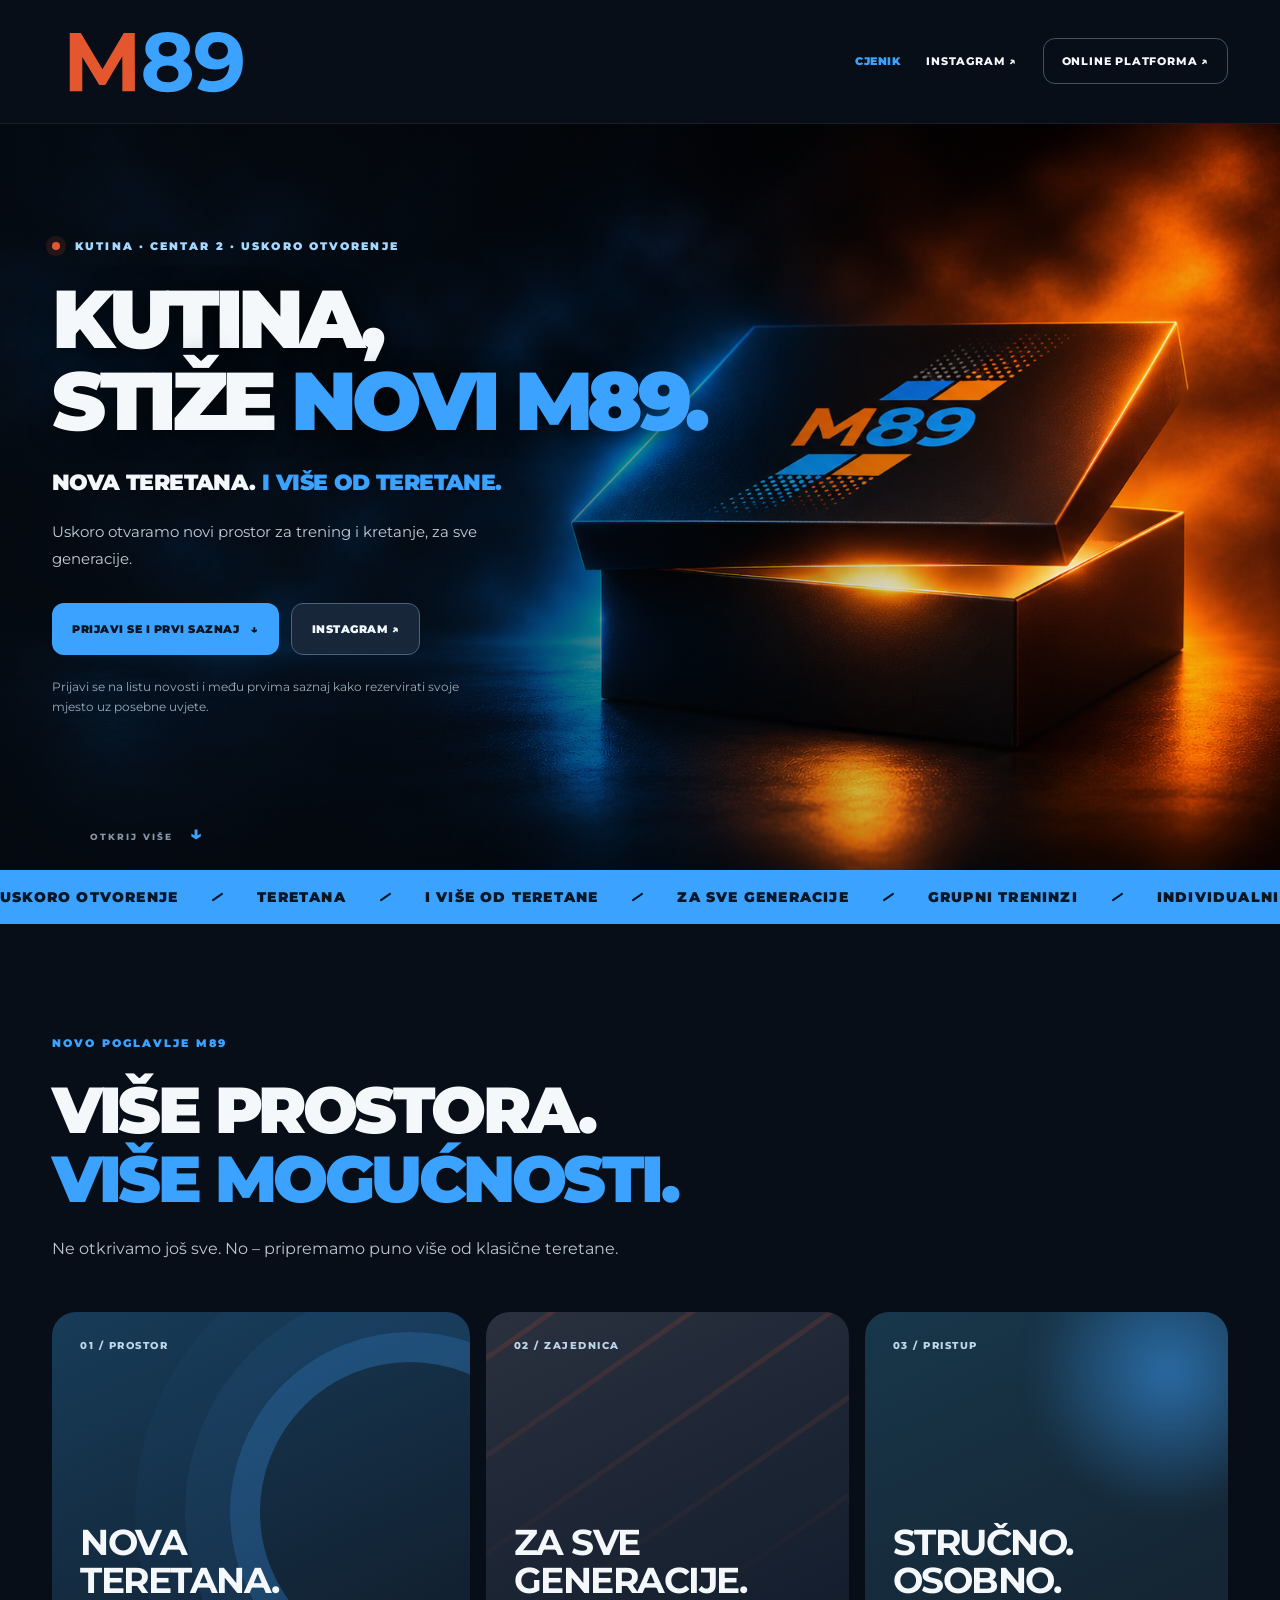
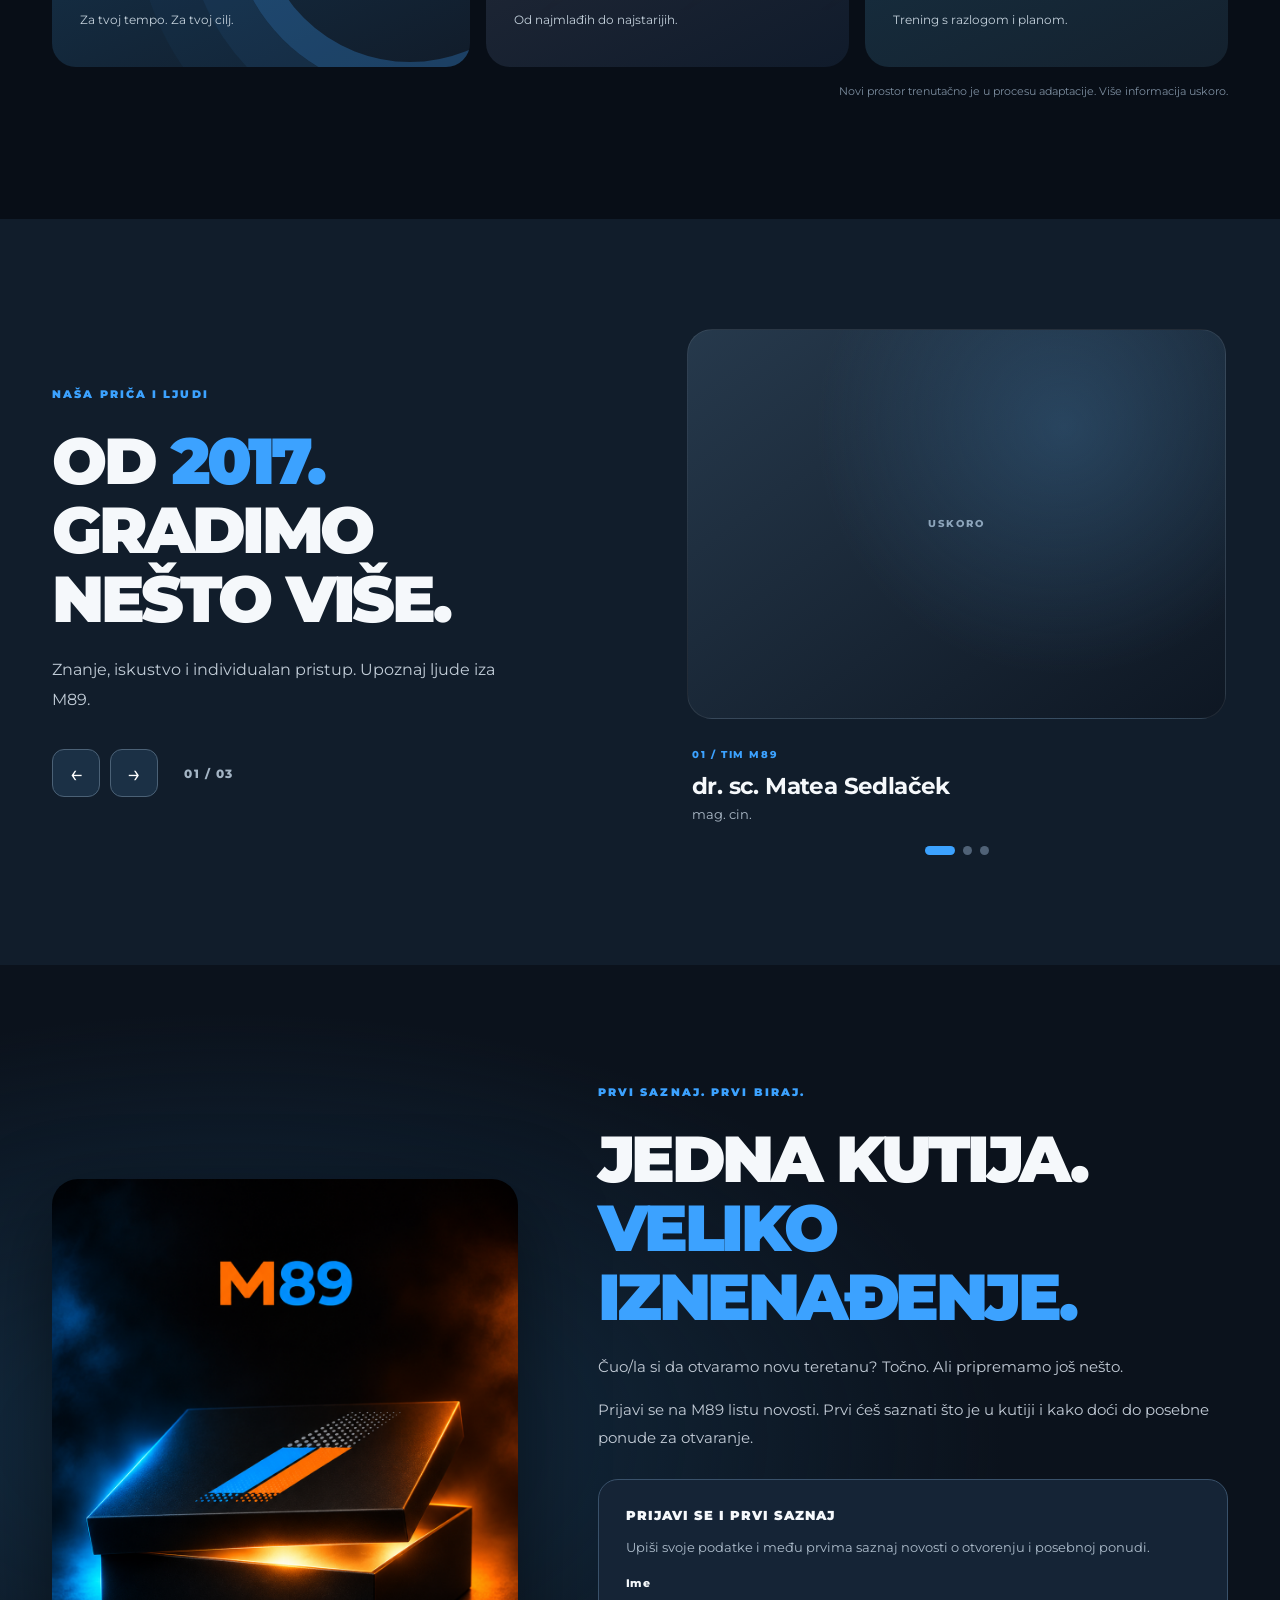
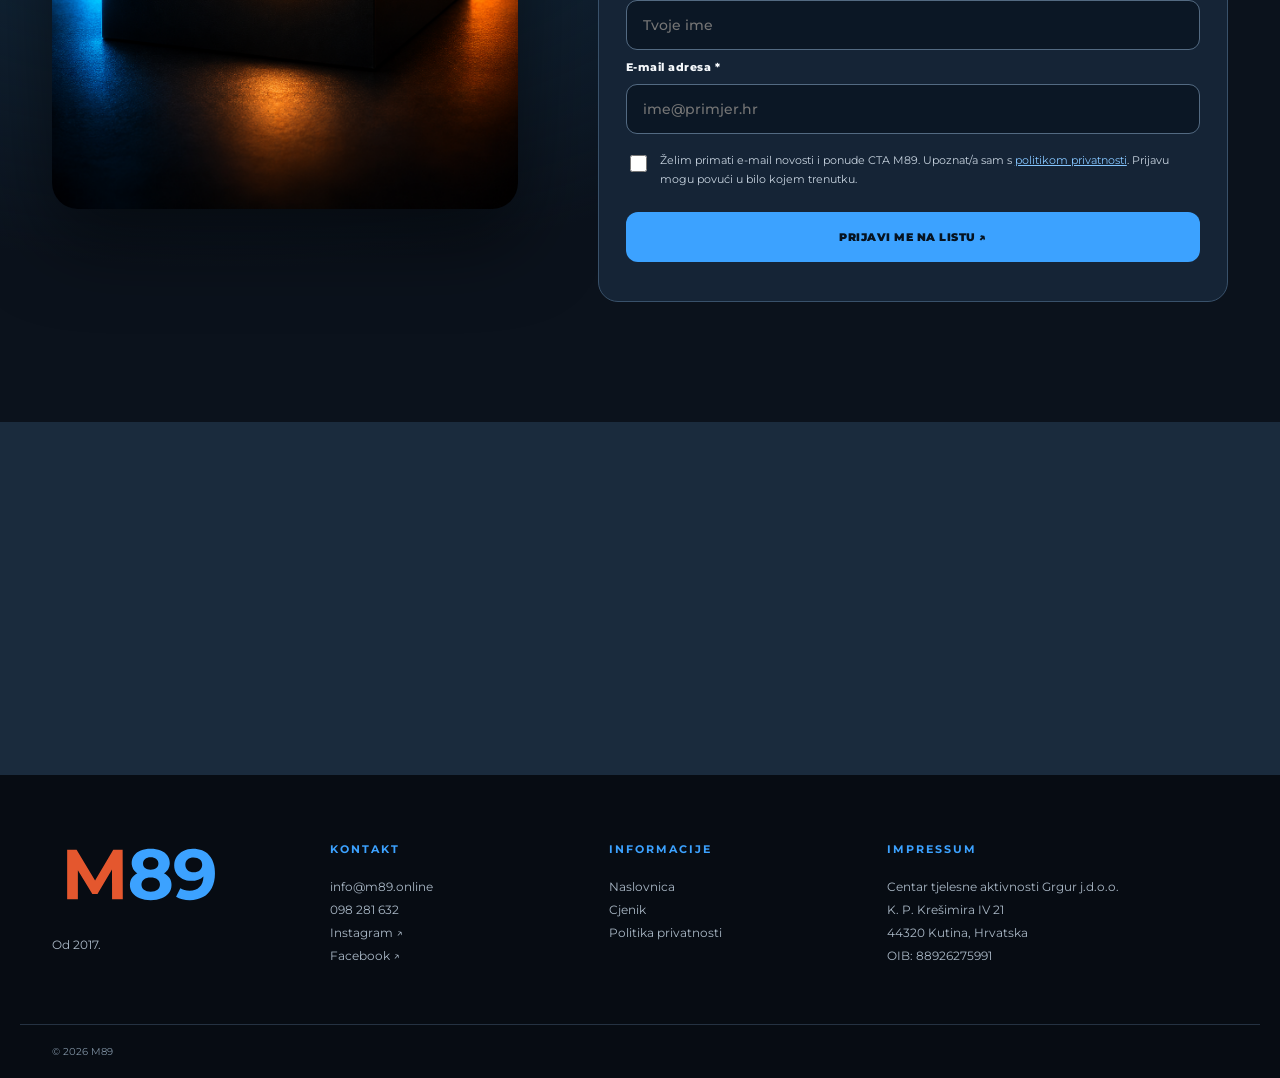
<file: index.html>
<!doctype html><html lang="hr"><head><meta charset="utf-8"><meta name="viewport" content="width=device-width,initial-scale=1"><meta name="theme-color" content="#080e17"><meta name="description" content="Uskoro otvaramo novu teretanu M89 u Kutini, Centar 2. Više od teretane, za sve generacije, od 2017."><title>M89 Kutina — uskoro otvaramo</title><link rel="preconnect" href="https://fonts.googleapis.com"><link rel="preconnect" href="https://fonts.gstatic.com" crossorigin><link href="https://fonts.googleapis.com/css2?family=Montserrat:wght@400;500;600;700;800;900&display=swap" rel="stylesheet"><link rel="stylesheet" href="styles.css"><link rel="icon" type="image/x-icon" href="favicon.ico"><link rel="icon" type="image/png" sizes="32x32" href="assets/favicon-32x32.png"><link rel="apple-touch-icon" sizes="180x180" href="assets/apple-touch-icon.png"><link rel="canonical" href="https://m89.online/"><meta property="og:type" content="website"><meta property="og:locale" content="hr_HR"><meta property="og:site_name" content="M89"><meta property="og:title" content="M89 — Uskoro otvaramo u Kutini"><meta property="og:description" content="Nova teretana. Više od teretane. Od 2017."><meta property="og:image" content="https://m89.online/assets/og-m89.jpg"><meta property="og:image:width" content="1200"><meta property="og:image:height" content="630"><meta property="og:url" content="https://m89.online/"><meta name="twitter:card" content="summary_large_image"><meta name="twitter:title" content="M89 — Uskoro otvaramo u Kutini"><meta name="twitter:description" content="Nova teretana. Više od teretane. Od 2017."><meta name="twitter:image" content="https://m89.online/assets/og-m89.jpg"></head><body>
<header class="site-header"><a class="brand" href="#vrh" aria-label="M89 – na početak"><img src="assets/m89-logo.svg" alt="M89 — Centar tjelesne aktivnosti"></a><nav aria-label="Glavni izbornik"><a class="nav-pricing" href="cjenik.html">CJENIK</a><a href="https://www.instagram.com/cta.m89/" target="_blank" rel="noopener noreferrer">INSTAGRAM &#8599;&#65038;</a><a class="nav-platform" href="https://members.m89.online/" target="_blank" rel="noopener noreferrer">ONLINE PLATFORMA &#8599;&#65038;</a></nav></header>
<main id="vrh"><section class="hero"><div class="hero-light"></div><div class="shell hero-grid"><div class="hero-copy"><p class="eyebrow fade-in"><span class="pulse"></span> KUTINA · CENTAR 2 · USKORO OTVORENJE</p><h1 class="fade-in">KUTINA,<br>STIŽE <em>NOVI M89.</em></h1><p class="lead fade-in">NOVA TERETANA. <span>I VIŠE OD TERETANE.</span></p><p class="intro fade-in">Uskoro otvaramo novi prostor za trening i kretanje, za sve generacije. </p><div class="hero-buttons fade-in"><a class="button primary" href="#prijava">PRIJAVI SE I PRVI SAZNAJ <span>↓</span></a><a class="button outline" href="https://www.instagram.com/cta.m89/" target="_blank" rel="noopener noreferrer">INSTAGRAM &#8599;&#65038;</a></div><p class="micro fade-in">Prijavi se na listu novosti i među prvima saznaj kako rezervirati svoje mjesto uz posebne uvjete.</p></div></div><div class="scroll-tip">OTKRIJ VIŠE <span>↓</span></div></section>
<div class="ticker" aria-label="Što pripremamo"><div class="ticker-track"><span>USKORO OTVORENJE</span><i aria-hidden="true" class="ticker-divider"></i><span>TERETANA</span><i aria-hidden="true" class="ticker-divider"></i><span>I VIŠE OD TERETANE</span><i aria-hidden="true" class="ticker-divider"></i><span>ZA SVE GENERACIJE</span><i aria-hidden="true" class="ticker-divider"></i><span>GRUPNI TRENINZI</span><i aria-hidden="true" class="ticker-divider"></i><span>INDIVIDUALNI TRENINZI</span><i aria-hidden="true" class="ticker-divider"></i><span>TRENINZI ZA DJECU</span><i aria-hidden="true" class="ticker-divider"></i><span>TRENINZI ZA UMIROVLJENIKE</span><i aria-hidden="true" class="ticker-divider"></i><span>USKORO OTVORENJE</span><i aria-hidden="true" class="ticker-divider"></i><span>TERETANA</span><i aria-hidden="true" class="ticker-divider"></i><span>I VIŠE OD TERETANE</span><i aria-hidden="true" class="ticker-divider"></i><span>ZA SVE GENERACIJE</span><i aria-hidden="true" class="ticker-divider"></i><span>GRUPNI TRENINZI</span><i aria-hidden="true" class="ticker-divider"></i><span>INDIVIDUALNI TRENINZI</span><i aria-hidden="true" class="ticker-divider"></i><span>TRENINZI ZA DJECU</span><i aria-hidden="true" class="ticker-divider"></i><span>TRENINZI ZA UMIROVLJENIKE</span><i aria-hidden="true" class="ticker-divider"></i></div></div>
<section class="section shell" id="prostor"><div class="section-heading reveal"><p class="eyebrow">NOVO POGLAVLJE M89</p><h2>VIŠE PROSTORA.<br><span>VIŠE MOGUĆNOSTI.</span></h2><p>Ne otkrivamo još sve. No – pripremamo puno više od klasične teretane.</p></div><div class="tiles"><article class="tile tile-one reveal"><span class="tile-no">01 / PROSTOR</span><div class="tile-art circles"></div><div class="tile-content"><h3>NOVA<br>TERETANA.</h3><p>Za tvoj tempo. Za tvoj cilj.</p></div></article><article class="tile tile-two reveal"><span class="tile-no">02 / ZAJEDNICA</span><div class="tile-art stripes"></div><div class="tile-content"><h3>ZA SVE<br>GENERACIJE.</h3><p>Od najmlađih do najstarijih.</p></div></article><article class="tile tile-three reveal"><span class="tile-no">03 / PRISTUP</span><div class="tile-art glow"></div><div class="tile-content"><h3>STRUČNO.<br>OSOBNO.</h3><p>Trening s razlogom i planom.</p></div></article></div><p class="placeholder-note">Novi prostor trenutačno je u procesu adaptacije. Više informacija uskoro.</p></section>
<section class="team-section" id="tim"><div class="shell team-layout"><div class="team-intro reveal"><p class="eyebrow">NAŠA PRIČA I LJUDI</p><h2>OD <span>2017.</span><br>GRADIMO<br>NEŠTO VIŠE.</h2><p>Znanje, iskustvo i individualan pristup. Upoznaj ljude iza M89.</p><div class="team-controls"><button type="button" id="prev" aria-label="Prethodni član tima">←</button><button type="button" id="next" aria-label="Sljedeći član tima">→</button><span id="team-count" aria-live="polite">01 / 03</span></div></div><div class="team-slider reveal" aria-label="Galerija tima"><div class="team-track" id="team-track"><article class="team-card"><div class="team-photo"><span>USKORO</span></div><div class="team-details"><span>01 / TIM M89</span><h3>dr. sc. Matea Sedlaček</h3><p>mag. cin.</p></div></article><article class="team-card"><div class="team-photo photo-two"><span>USKORO</span></div><div class="team-details"><span>02 / TIM M89</span><h3>Luka Vizner</h3><p>univ. bacc. cin.</p></div></article><article class="team-card"><div class="team-photo photo-three"><span>USKORO</span></div><div class="team-details"><span>03 / TIM M89</span><h3>Borna Čimbur</h3><p>mag. cin.</p></div></article></div><div class="team-dots" id="team-dots"><button aria-label="Matea" class="active" data-slide="0"></button><button aria-label="Luka" data-slide="1"></button><button aria-label="Borna" data-slide="2"></button></div></div></div></section>
<section class="tease-section" id="prijava"><div class="shell tease-grid"><div class="tease-visual reveal"><img src="assets/kutija-detalj.png" alt="M89 misteriozna kutija — detalje otkrivamo uskoro" loading="lazy"></div><div class="tease-copy reveal"><p class="eyebrow">PRVI SAZNAJ. PRVI BIRAJ.</p><h2>JEDNA KUTIJA.<br><span>VELIKO IZNENAĐENJE.</span></h2><p>Čuo/la si da otvaramo novu teretanu? Točno. Ali pripremamo još nešto.</p><p>Prijavi se na M89 listu novosti. Prvi ćeš saznati što je u kutiji i kako doći do posebne ponude za otvaranje.</p><div class="signup-box"><div class="signup-title">PRIJAVI SE I PRVI SAZNAJ</div><p>Upiši svoje podatke i među prvima saznaj novosti o otvorenju i posebnoj ponudi.</p><form class="newsletter-form" action="https://members.m89.online/email_lists/916568/subscriptions" accept-charset="UTF-8" method="post"><label for="subscriber-name">Ime</label><input id="subscriber-name" type="text" name="name" autocomplete="given-name" placeholder="Tvoje ime"><label for="subscriber-email">E-mail adresa <span aria-hidden="true">*</span></label><input id="subscriber-email" type="email" name="email" autocomplete="email" required placeholder="ime@primjer.hr"><label class="consent"><input type="checkbox" required name="m89_consent_ui" value="yes"><span>Želim primati e-mail novosti i ponude CTA M89. Upoznat/a sam s <a href="politika-privatnosti.html" target="_blank" rel="noopener">politikom privatnosti</a>. Prijavu mogu povući u bilo kojem trenutku.</span></label><button class="button primary full" type="submit">PRIJAVI ME NA LISTU &#8599;&#65038;</button></form></div></div></div></section>
<section class="social-section"><div class="shell social-inner reveal"><div><p class="eyebrow">PRATI OTVORENJE</p><h2>SVE SE DOGAĐA<br><span>NA @CTA.M89.</span></h2></div><a class="button outline" href="https://www.instagram.com/cta.m89/" target="_blank" rel="noopener noreferrer">ZAPRATI NA INSTAGRAMU &#8599;&#65038;</a></div></section></main>

<footer class="footer">
  <div class="shell footer-grid footer-grid-four">

    <div>
      <img class="footer-logo" src="/assets/m89-logo.svg" alt="M89 Centar tjelesne aktivnosti">
      <p>Od 2017.</p>
    </div>

    <div>
      <h3>KONTAKT</h3>
      <a href="mailto:info@m89.online">info@m89.online</a>
      <a href="tel:+38598281632">098 281 632</a>
      <a href="https://www.instagram.com/cta.m89/" target="_blank" rel="noopener noreferrer">Instagram &#8599;&#65038;</a>
      <a href="https://www.facebook.com/cta.m89" target="_blank" rel="noopener noreferrer">Facebook &#8599;&#65038;</a>
    </div>

    <div>
      <h3>INFORMACIJE</h3>
      <a href="/">Naslovnica</a>
      <a href="/cjenik.html">Cjenik</a>
      <a href="/politika-privatnosti.html">Politika privatnosti</a>
    </div>

    <div>
      <h3>IMPRESSUM</h3>
      <p>
        Centar tjelesne aktivnosti Grgur j.d.o.o.<br>
        K. P. Krešimira IV 21<br>
        44320 Kutina, Hrvatska<br>
        OIB: 88926275991
      </p>
    </div>

  </div>

  <div class="shell footer-bottom">
    <span>© <span id="year">2026</span> M89</span>
  </div>
</footer>

<script src="script.js"></script></body></html>
</file>
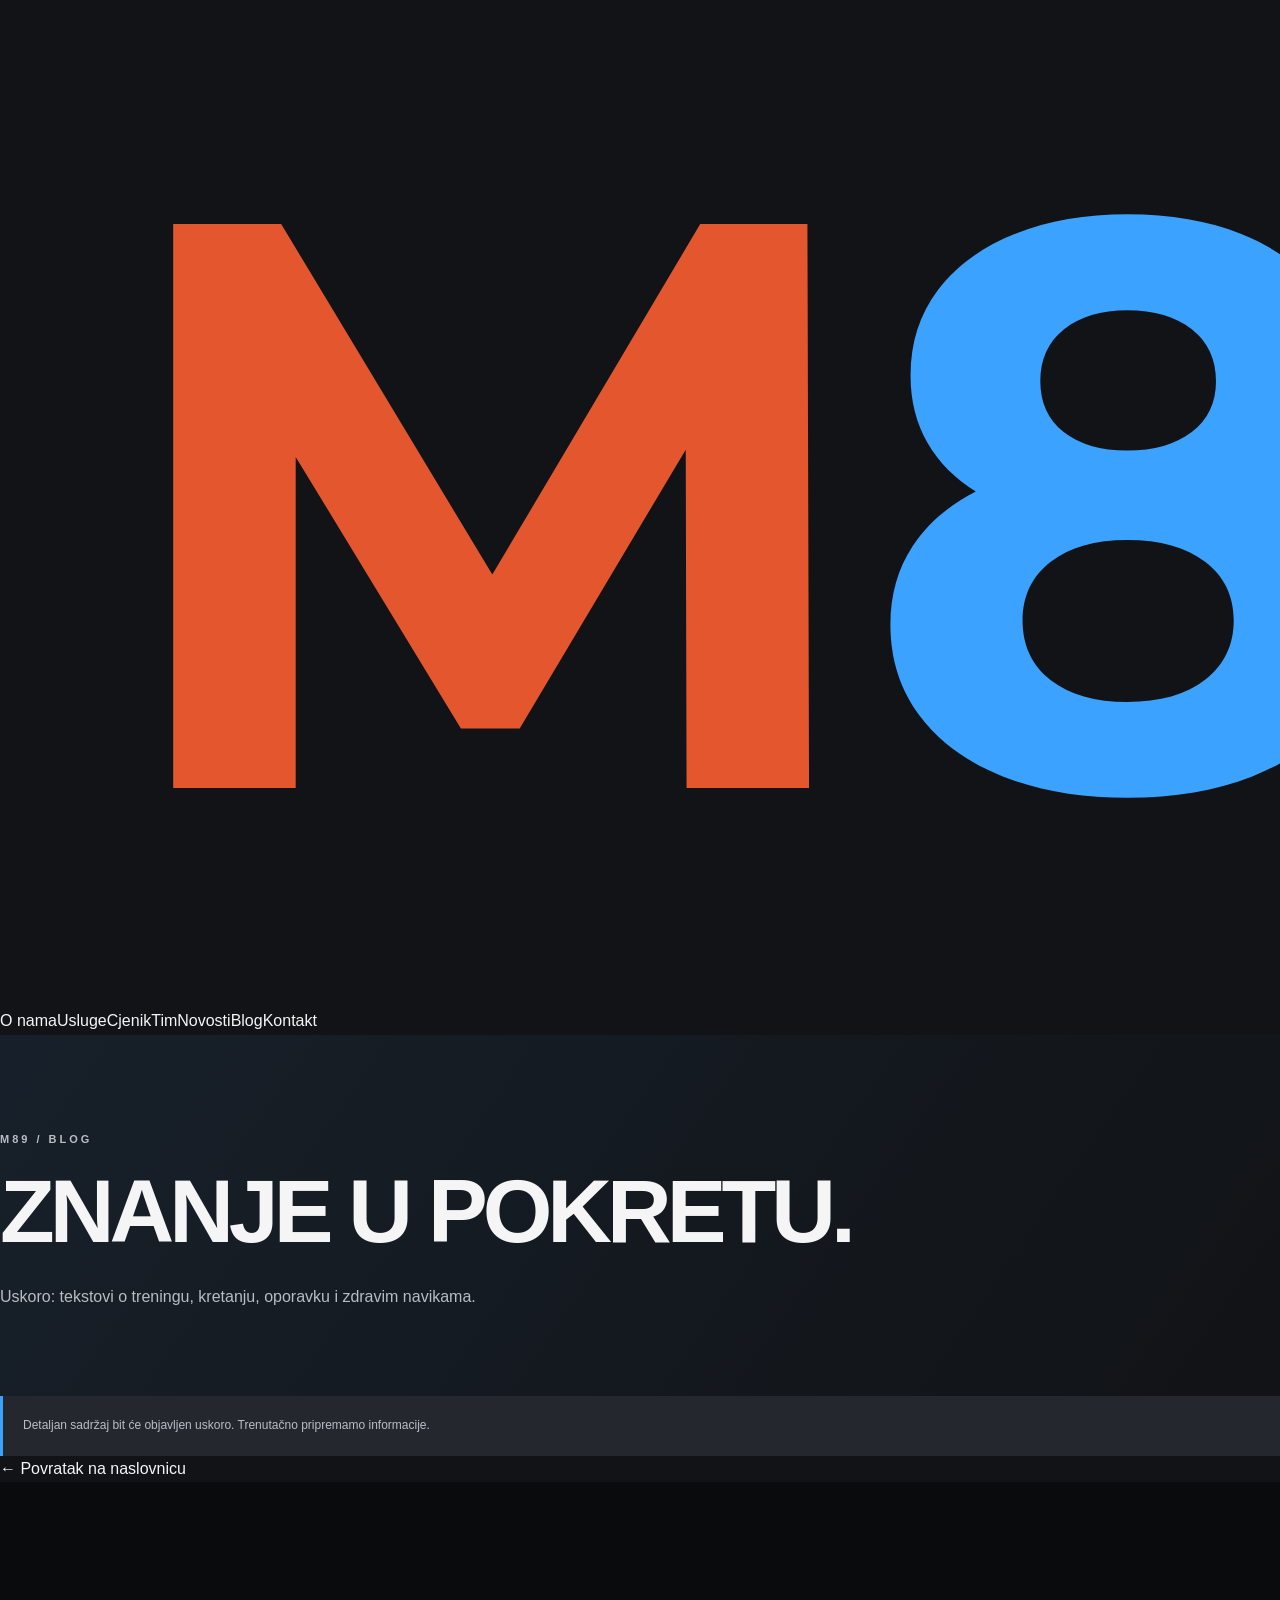
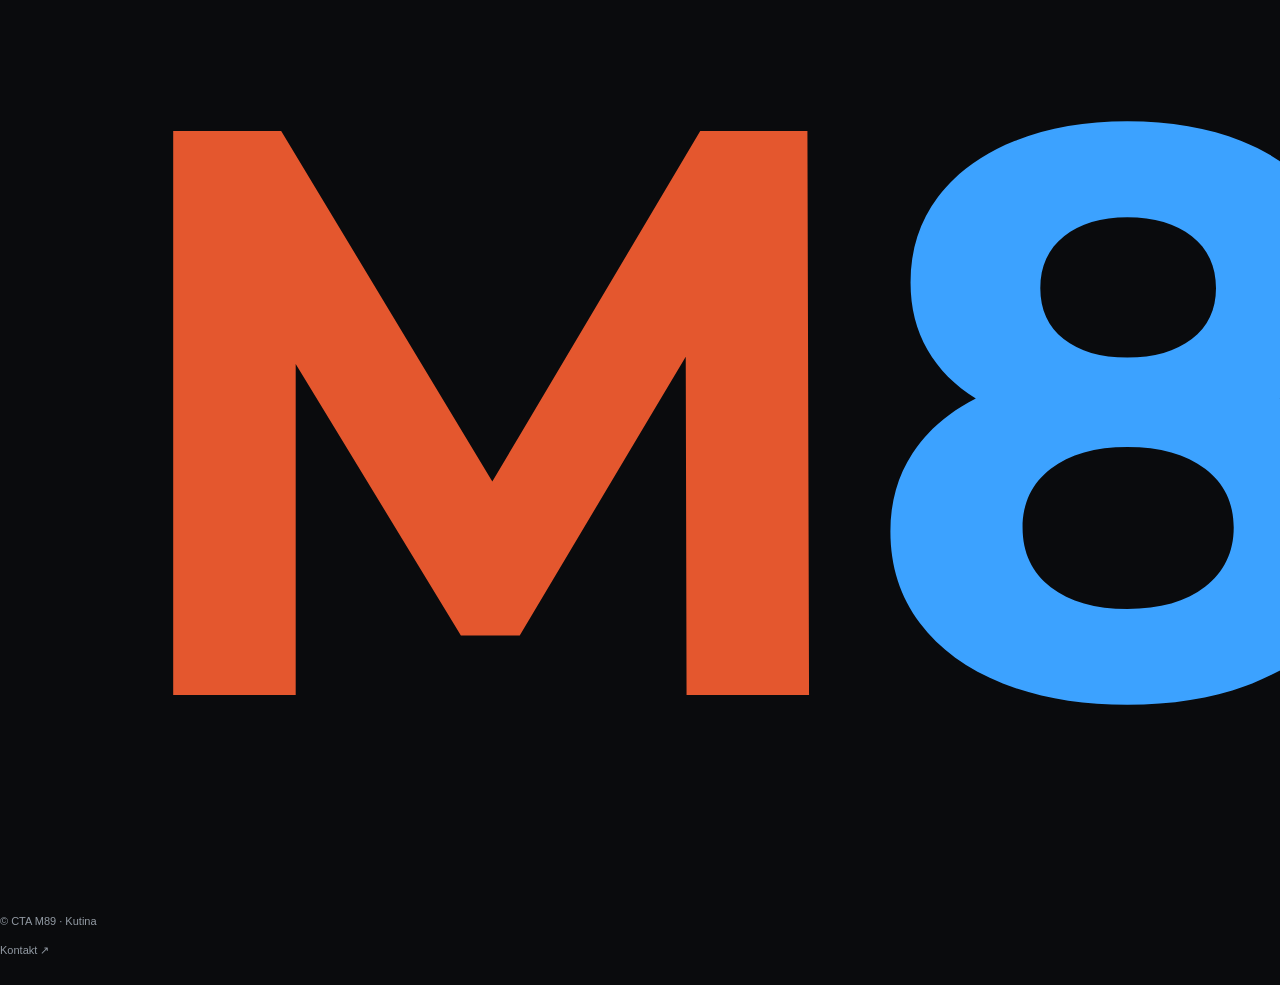
<file: blog/index.html>
<!doctype html><html lang="hr"><head><meta charset="utf-8"><meta name="viewport" content="width=device-width,initial-scale=1"><title>BLOG | M89</title><link rel="stylesheet" href="../style.css"></head><body><header class="header"><a class="logo" href="../" aria-label="M89 — početna"><img src="../assets/m89-logo.svg" alt="M89 Centar tjelesne aktivnosti"></a><button class="menu" aria-label="Otvori izbornik" aria-expanded="false">☰</button><nav id="nav"><a href="../#o-nama">O nama</a><a href="../usluge/">Usluge</a><a href="../cjenik/">Cjenik</a><a href="../#tim">Tim</a><a href="../novosti/">Novosti</a><a href="../blog/">Blog</a><a class="nav-cta" href="../#kontakt">Kontakt</a></nav></header><main><section class="subhero"><p class="eyebrow">M89 / BLOG</p><h1>ZNANJE U POKRETU.</h1><p>Uskoro: tekstovi o treningu, kretanju, oporavku i zdravim navikama.</p></section><section class="content"><div class="note">Detaljan sadržaj bit će objavljen uskoro. Trenutačno pripremamo informacije.</div><a class="back" href="../">← Povratak na naslovnicu</a></section></main><footer><a class="logo" href="../" aria-label="M89 — početna"><img src="../assets/m89-logo.svg" alt="M89 Centar tjelesne aktivnosti"></a><p>© <span id="year"></span> CTA M89 · Kutina</p><a href="../#kontakt">Kontakt ↗</a></footer><script src="../script.js"></script></body></html>
</file>
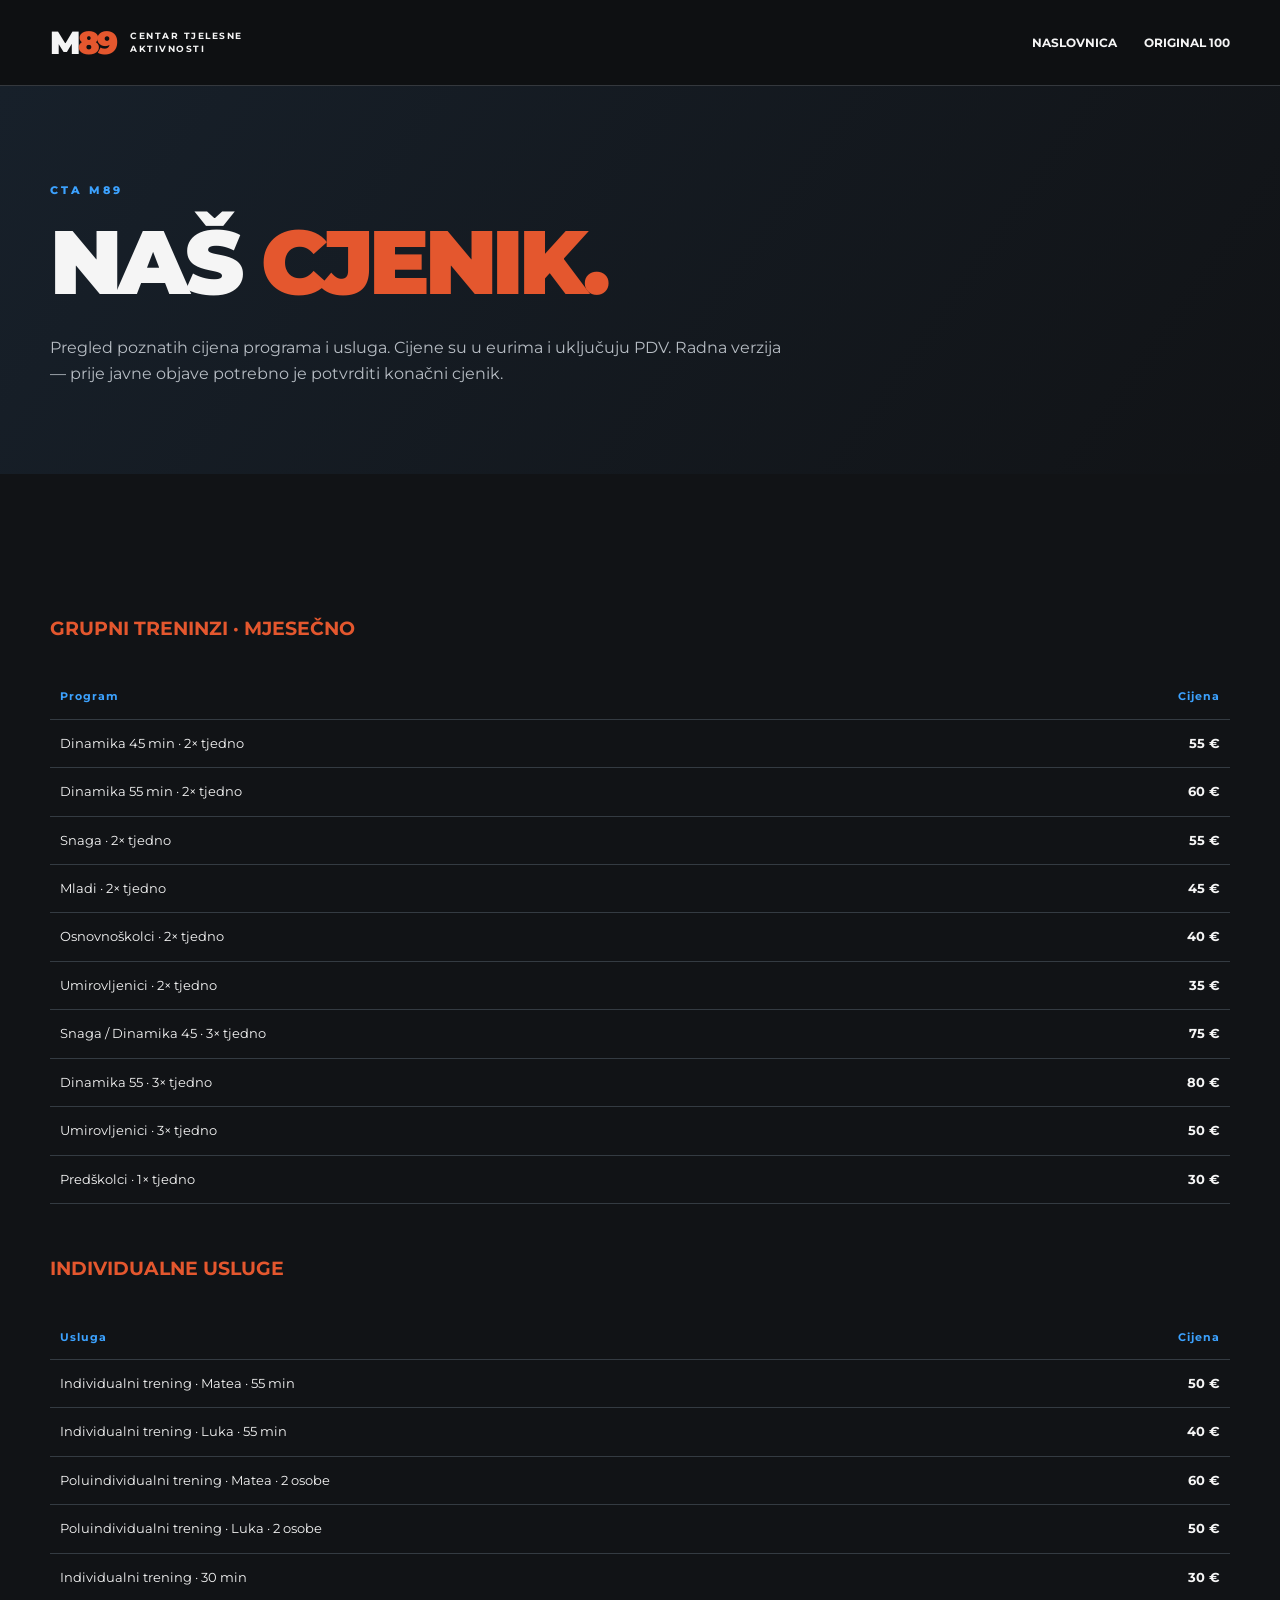
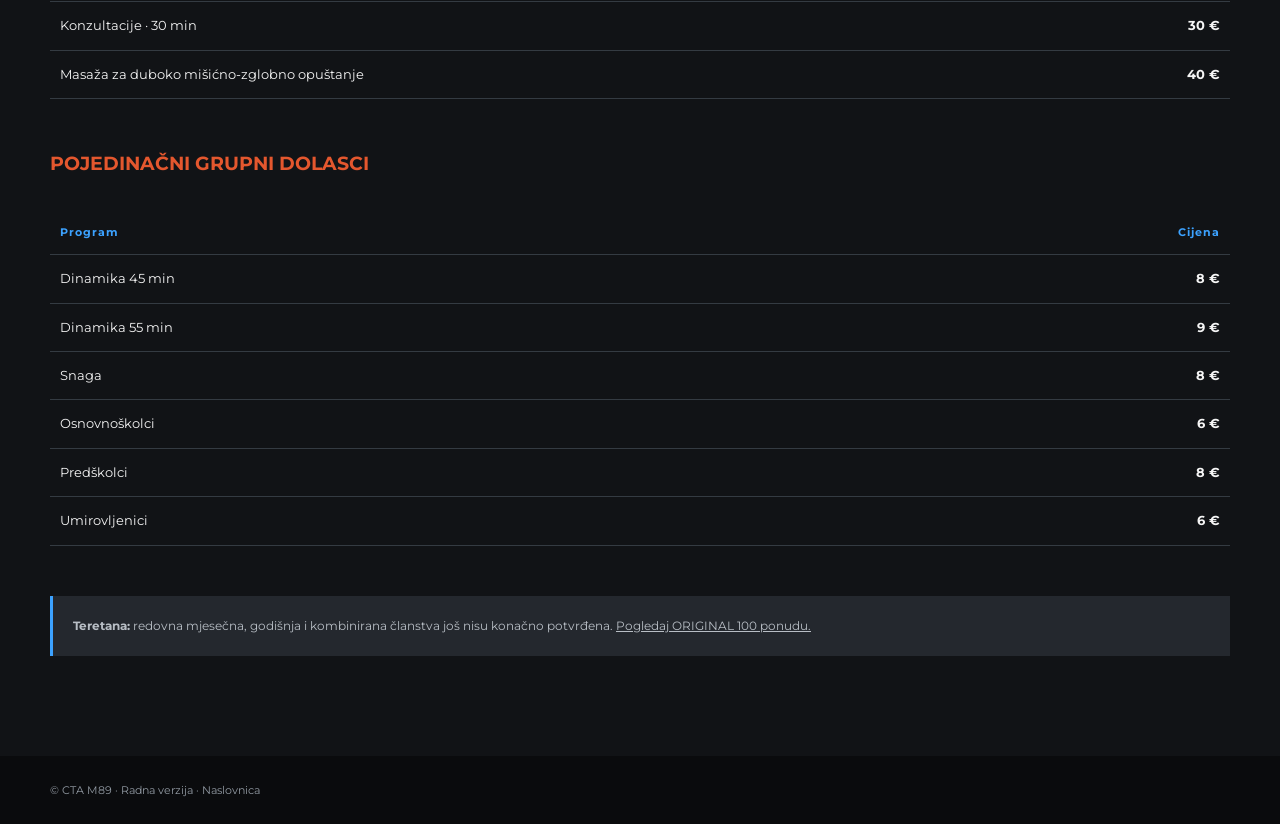
<file: cjenik/index.html>
<!doctype html><html lang="hr"><head><meta charset="utf-8"><meta name="viewport" content="width=device-width,initial-scale=1"><title>Cjenik | CTA M89</title><link rel="preconnect" href="https://fonts.googleapis.com"><link rel="preconnect" href="https://fonts.gstatic.com" crossorigin><link href="https://fonts.googleapis.com/css2?family=Montserrat:wght@400;500;600;700;800;900&display=swap" rel="stylesheet"><link rel="stylesheet" href="../style.css"></head><body><header class="nav"><a class="brand" href="../"><span class="mark">M<span>89</span></span><small>CENTAR TJELESNE AKTIVNOSTI</small></a><nav class="links" style="display:flex"><a href="../">NASLOVNICA</a><a href="../original-100/">ORIGINAL 100</a></nav></header><main><section class="subhero"><div class="wrap"><div class="eyebrow">CTA M89</div><h1>NAŠ <em>CJENIK.</em></h1><p>Pregled poznatih cijena programa i usluga. Cijene su u eurima i uključuju PDV. Radna verzija — prije javne objave potrebno je potvrditi konačni cjenik.</p></div></section><section class="section"><div class="wrap"><h3 class="category">GRUPNI TRENINZI · MJESEČNO</h3><table class="price-table"><thead><tr><th>Program</th><th>Cijena</th></tr></thead><tbody><tr><td>Dinamika 45 min · 2× tjedno</td><td>55 €</td></tr><tr><td>Dinamika 55 min · 2× tjedno</td><td>60 €</td></tr><tr><td>Snaga · 2× tjedno</td><td>55 €</td></tr><tr><td>Mladi · 2× tjedno</td><td>45 €</td></tr><tr><td>Osnovnoškolci · 2× tjedno</td><td>40 €</td></tr><tr><td>Umirovljenici · 2× tjedno</td><td>35 €</td></tr><tr><td>Snaga / Dinamika 45 · 3× tjedno</td><td>75 €</td></tr><tr><td>Dinamika 55 · 3× tjedno</td><td>80 €</td></tr><tr><td>Umirovljenici · 3× tjedno</td><td>50 €</td></tr><tr><td>Predškolci · 1× tjedno</td><td>30 €</td></tr></tbody></table><h3 class="category">INDIVIDUALNE USLUGE</h3><table class="price-table"><thead><tr><th>Usluga</th><th>Cijena</th></tr></thead><tbody><tr><td>Individualni trening · Matea · 55 min</td><td>50 €</td></tr><tr><td>Individualni trening · Luka · 55 min</td><td>40 €</td></tr><tr><td>Poluindividualni trening · Matea · 2 osobe</td><td>60 €</td></tr><tr><td>Poluindividualni trening · Luka · 2 osobe</td><td>50 €</td></tr><tr><td>Individualni trening · 30 min</td><td>30 €</td></tr><tr><td>Konzultacije · 30 min</td><td>30 €</td></tr><tr><td>Masaža za duboko mišićno-zglobno opuštanje</td><td>40 €</td></tr></tbody></table><h3 class="category">POJEDINAČNI GRUPNI DOLASCI</h3><table class="price-table"><thead><tr><th>Program</th><th>Cijena</th></tr></thead><tbody><tr><td>Dinamika 45 min</td><td>8 €</td></tr><tr><td>Dinamika 55 min</td><td>9 €</td></tr><tr><td>Snaga</td><td>8 €</td></tr><tr><td>Osnovnoškolci</td><td>6 €</td></tr><tr><td>Predškolci</td><td>8 €</td></tr><tr><td>Umirovljenici</td><td>6 €</td></tr></tbody></table><div class="note"><strong>Teretana:</strong> redovna mjesečna, godišnja i kombinirana članstva još nisu konačno potvrđena. <a href="../original-100/" style="text-decoration:underline">Pogledaj ORIGINAL 100 ponudu.</a></div></div></section></main><footer><div class="wrap">© CTA M89 · Radna verzija · <a href="../">Naslovnica</a></div></footer></body></html>
</file>
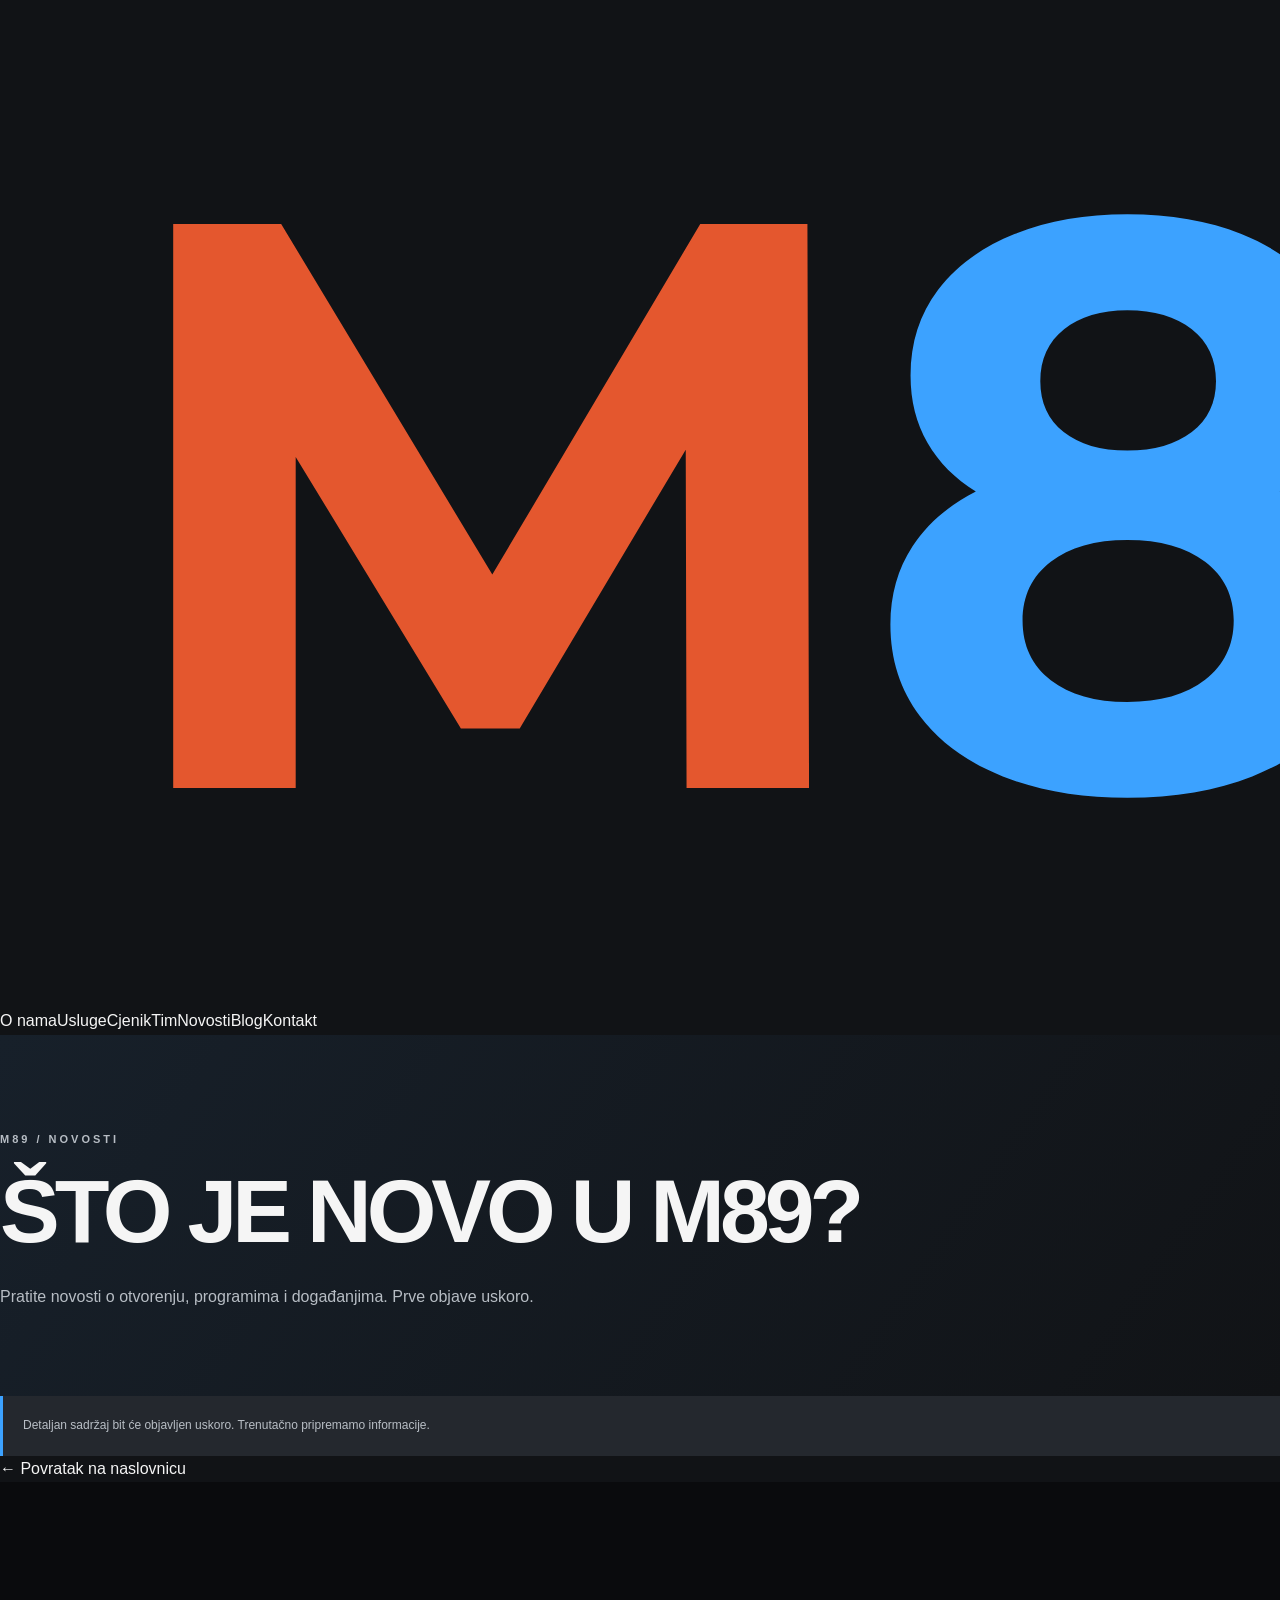
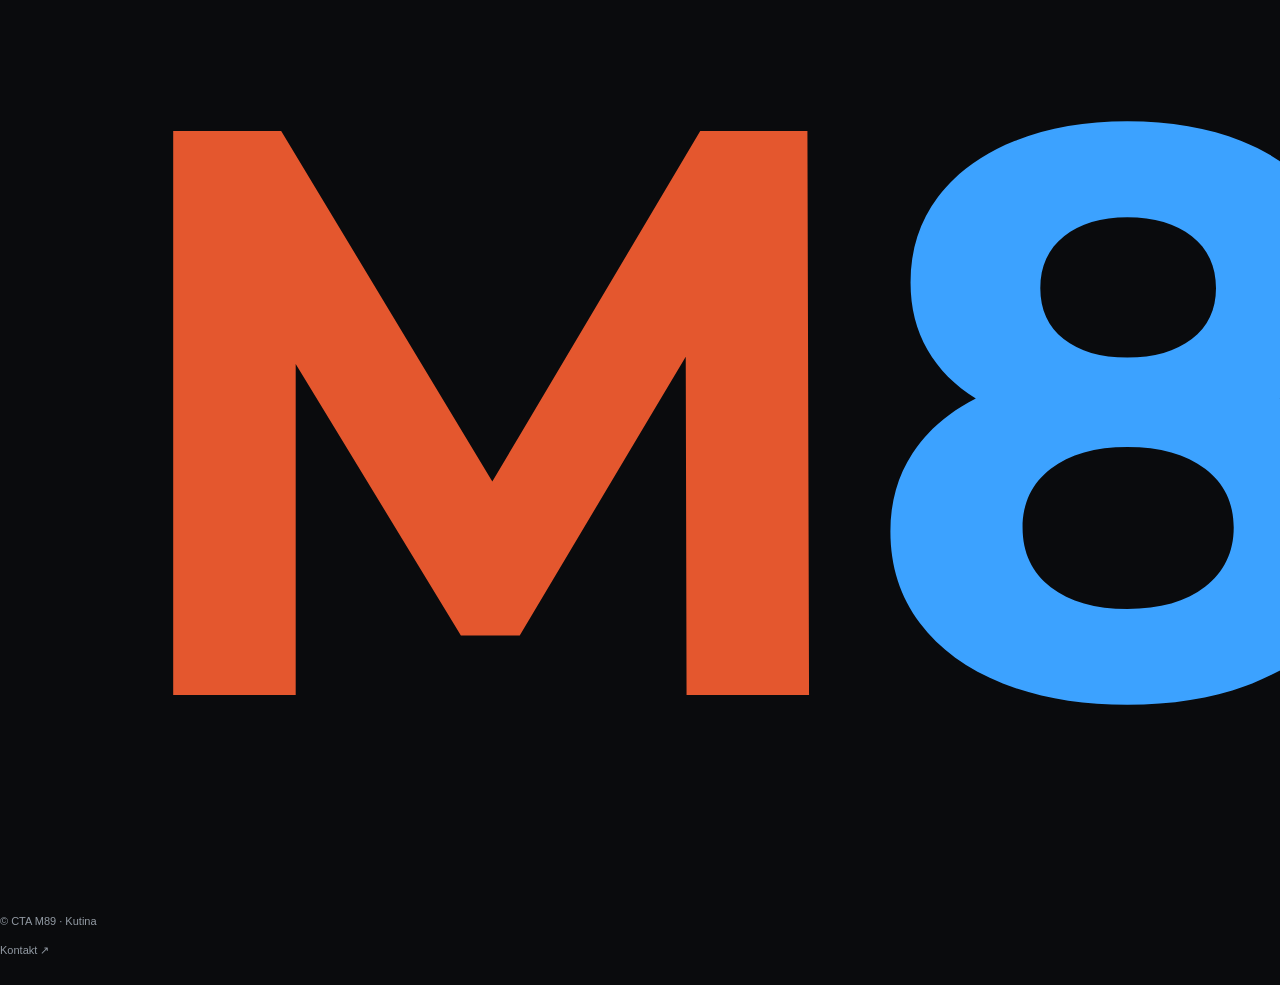
<file: novosti/index.html>
<!doctype html><html lang="hr"><head><meta charset="utf-8"><meta name="viewport" content="width=device-width,initial-scale=1"><title>NOVOSTI | M89</title><link rel="stylesheet" href="../style.css"></head><body><header class="header"><a class="logo" href="../" aria-label="M89 — početna"><img src="../assets/m89-logo.svg" alt="M89 Centar tjelesne aktivnosti"></a><button class="menu" aria-label="Otvori izbornik" aria-expanded="false">☰</button><nav id="nav"><a href="../#o-nama">O nama</a><a href="../usluge/">Usluge</a><a href="../cjenik/">Cjenik</a><a href="../#tim">Tim</a><a href="../novosti/">Novosti</a><a href="../blog/">Blog</a><a class="nav-cta" href="../#kontakt">Kontakt</a></nav></header><main><section class="subhero"><p class="eyebrow">M89 / NOVOSTI</p><h1>ŠTO JE NOVO U M89?</h1><p>Pratite novosti o otvorenju, programima i događanjima. Prve objave uskoro.</p></section><section class="content"><div class="note">Detaljan sadržaj bit će objavljen uskoro. Trenutačno pripremamo informacije.</div><a class="back" href="../">← Povratak na naslovnicu</a></section></main><footer><a class="logo" href="../" aria-label="M89 — početna"><img src="../assets/m89-logo.svg" alt="M89 Centar tjelesne aktivnosti"></a><p>© <span id="year"></span> CTA M89 · Kutina</p><a href="../#kontakt">Kontakt ↗</a></footer><script src="../script.js"></script></body></html>
</file>
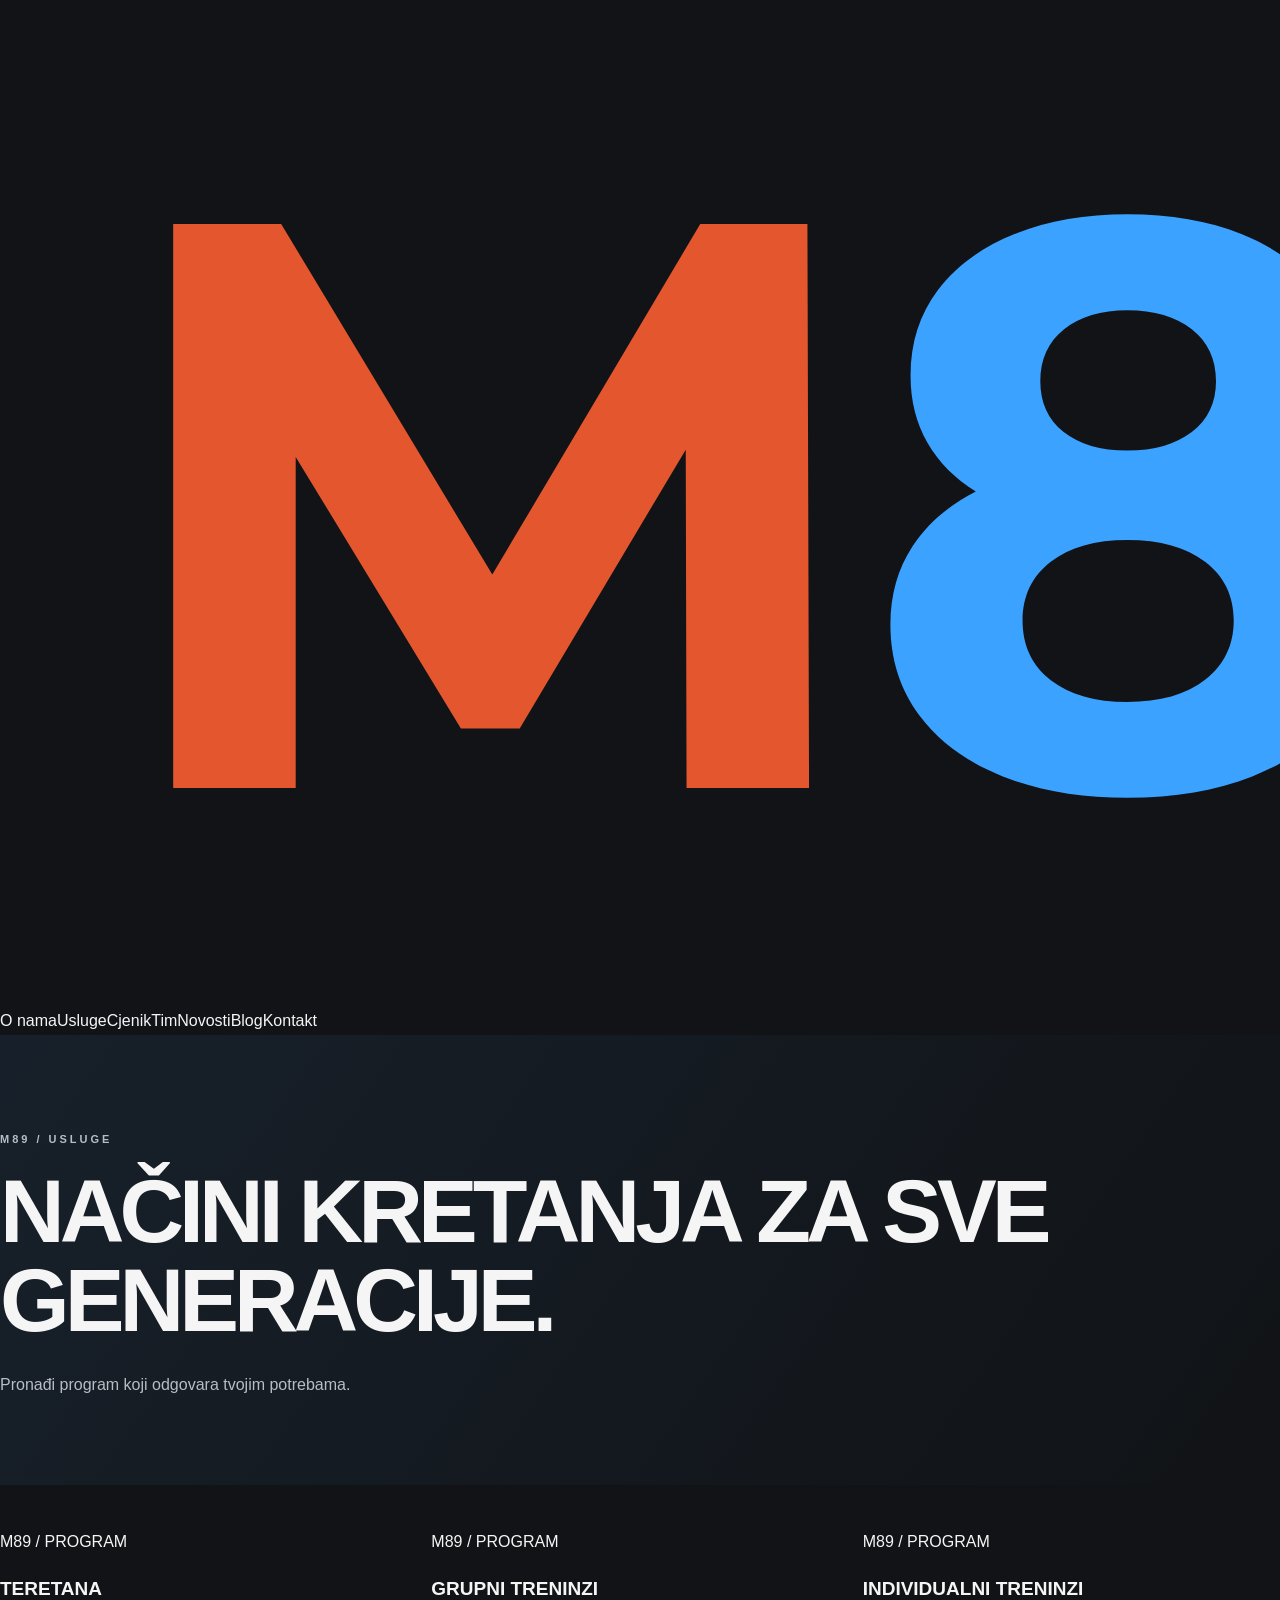
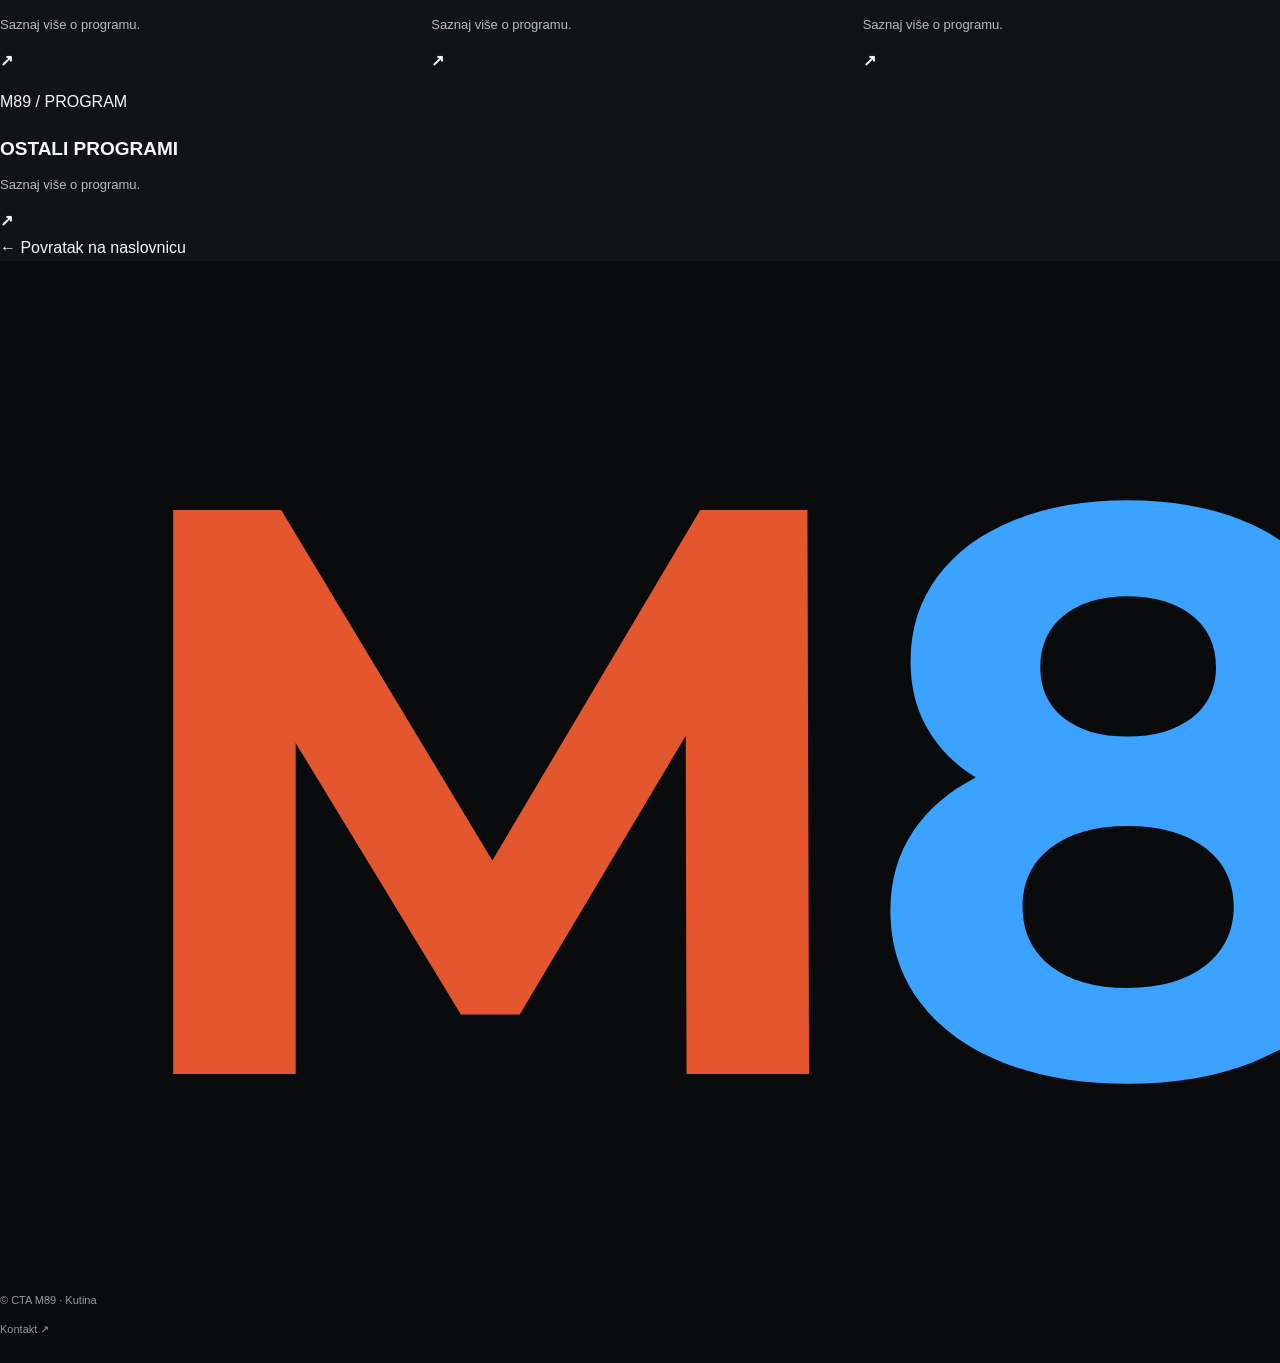
<file: usluge/index.html>
<!doctype html><html lang="hr"><head><meta charset="utf-8"><meta name="viewport" content="width=device-width,initial-scale=1"><title>USLUGE | M89</title><link rel="stylesheet" href="../style.css"></head><body><header class="header"><a class="logo" href="../" aria-label="M89 — početna"><img src="../assets/m89-logo.svg" alt="M89 Centar tjelesne aktivnosti"></a><button class="menu" aria-label="Otvori izbornik" aria-expanded="false">☰</button><nav id="nav"><a href="../#o-nama">O nama</a><a href="../usluge/">Usluge</a><a href="../cjenik/">Cjenik</a><a href="../#tim">Tim</a><a href="../novosti/">Novosti</a><a href="../blog/">Blog</a><a class="nav-cta" href="../#kontakt">Kontakt</a></nav></header><main><section class="subhero"><p class="eyebrow">M89 / USLUGE</p><h1>NAČINI KRETANJA ZA SVE GENERACIJE.</h1><p>Pronađi program koji odgovara tvojim potrebama.</p></section><section class="content"><div class="cards"><a class="service-card" href="teretana/"><span class="card-num">M89 / PROGRAM</span><div><h3>TERETANA</h3><p>Saznaj više o programu.</p></div><b>↗</b></a><a class="service-card" href="grupni-treninzi/"><span class="card-num">M89 / PROGRAM</span><div><h3>GRUPNI TRENINZI</h3><p>Saznaj više o programu.</p></div><b>↗</b></a><a class="service-card" href="individualni-treninzi/"><span class="card-num">M89 / PROGRAM</span><div><h3>INDIVIDUALNI TRENINZI</h3><p>Saznaj više o programu.</p></div><b>↗</b></a><a class="service-card" href="ostali-programi/"><span class="card-num">M89 / PROGRAM</span><div><h3>OSTALI PROGRAMI</h3><p>Saznaj više o programu.</p></div><b>↗</b></a></div><a class="back" href="../">← Povratak na naslovnicu</a></section></main><footer><a class="logo" href="../" aria-label="M89 — početna"><img src="../assets/m89-logo.svg" alt="M89 Centar tjelesne aktivnosti"></a><p>© <span id="year"></span> CTA M89 · Kutina</p><a href="../#kontakt">Kontakt ↗</a></footer><script src="../script.js"></script></body></html>
</file>
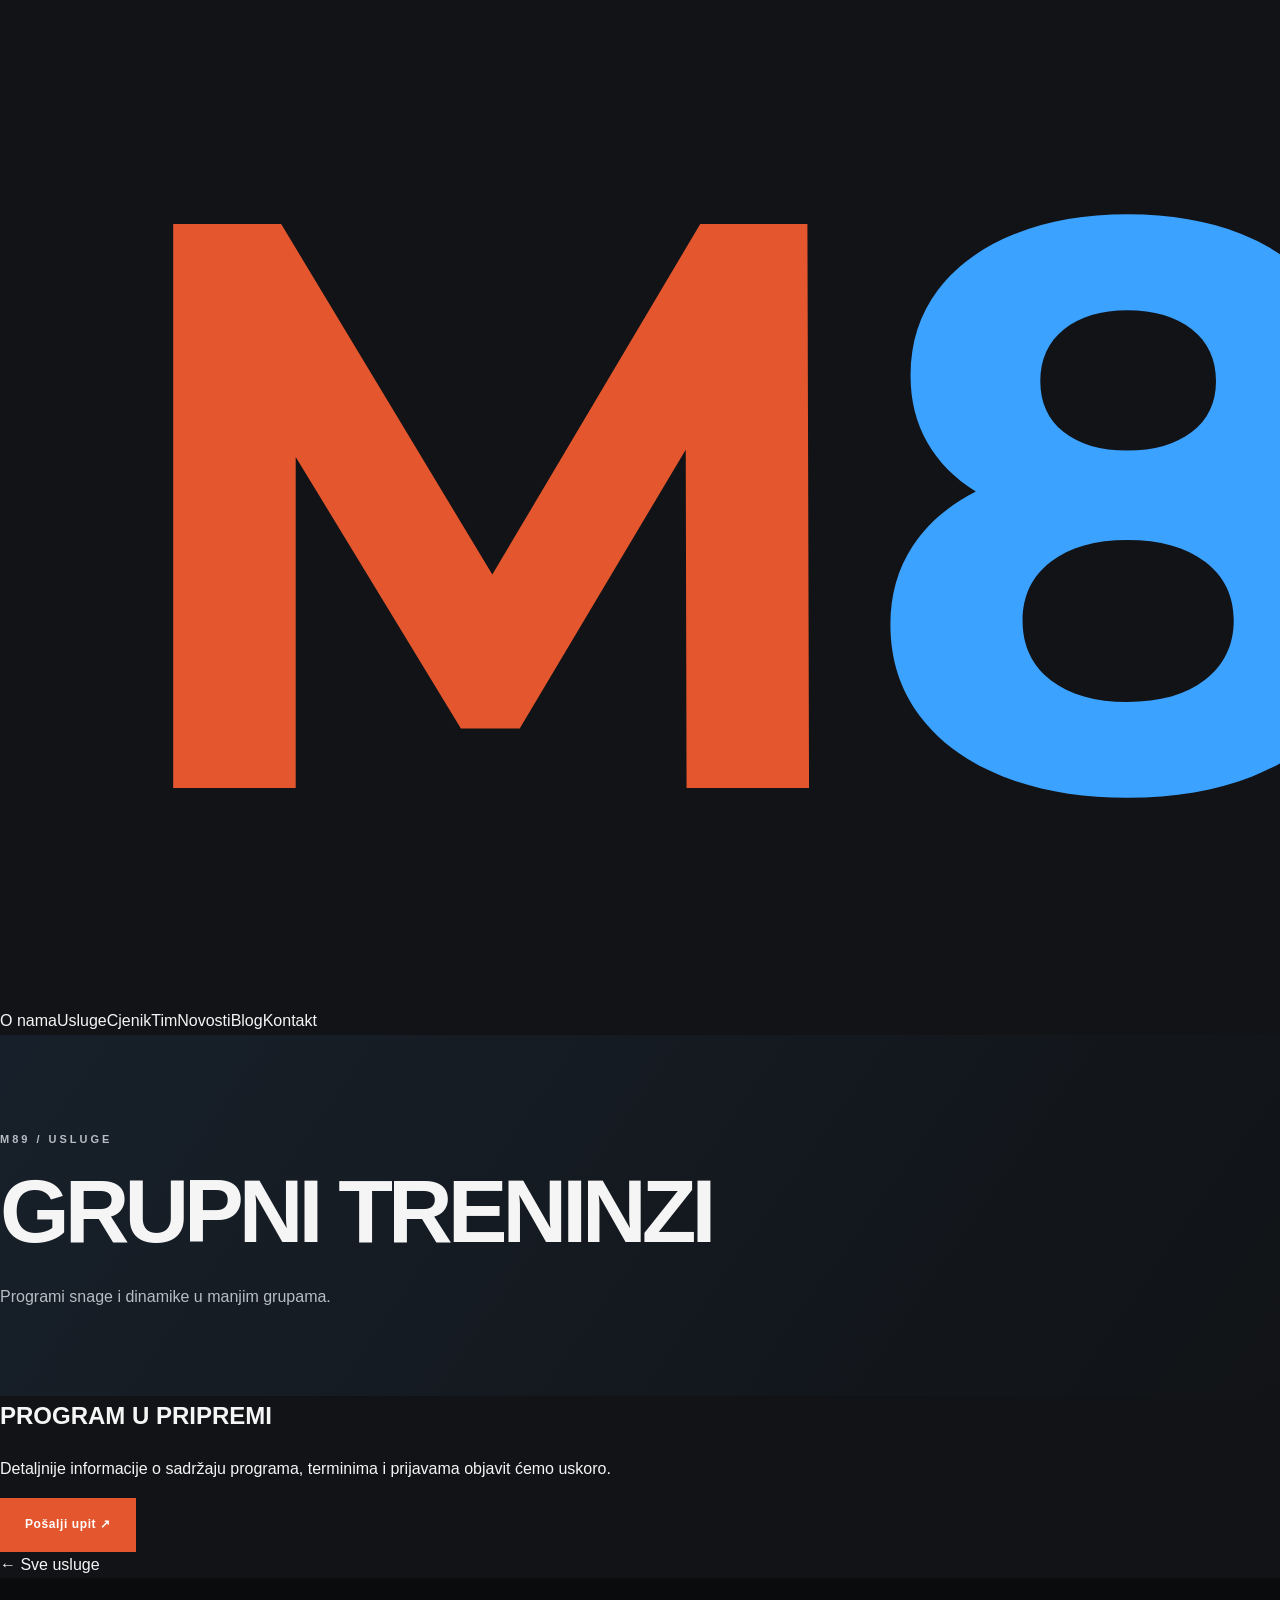
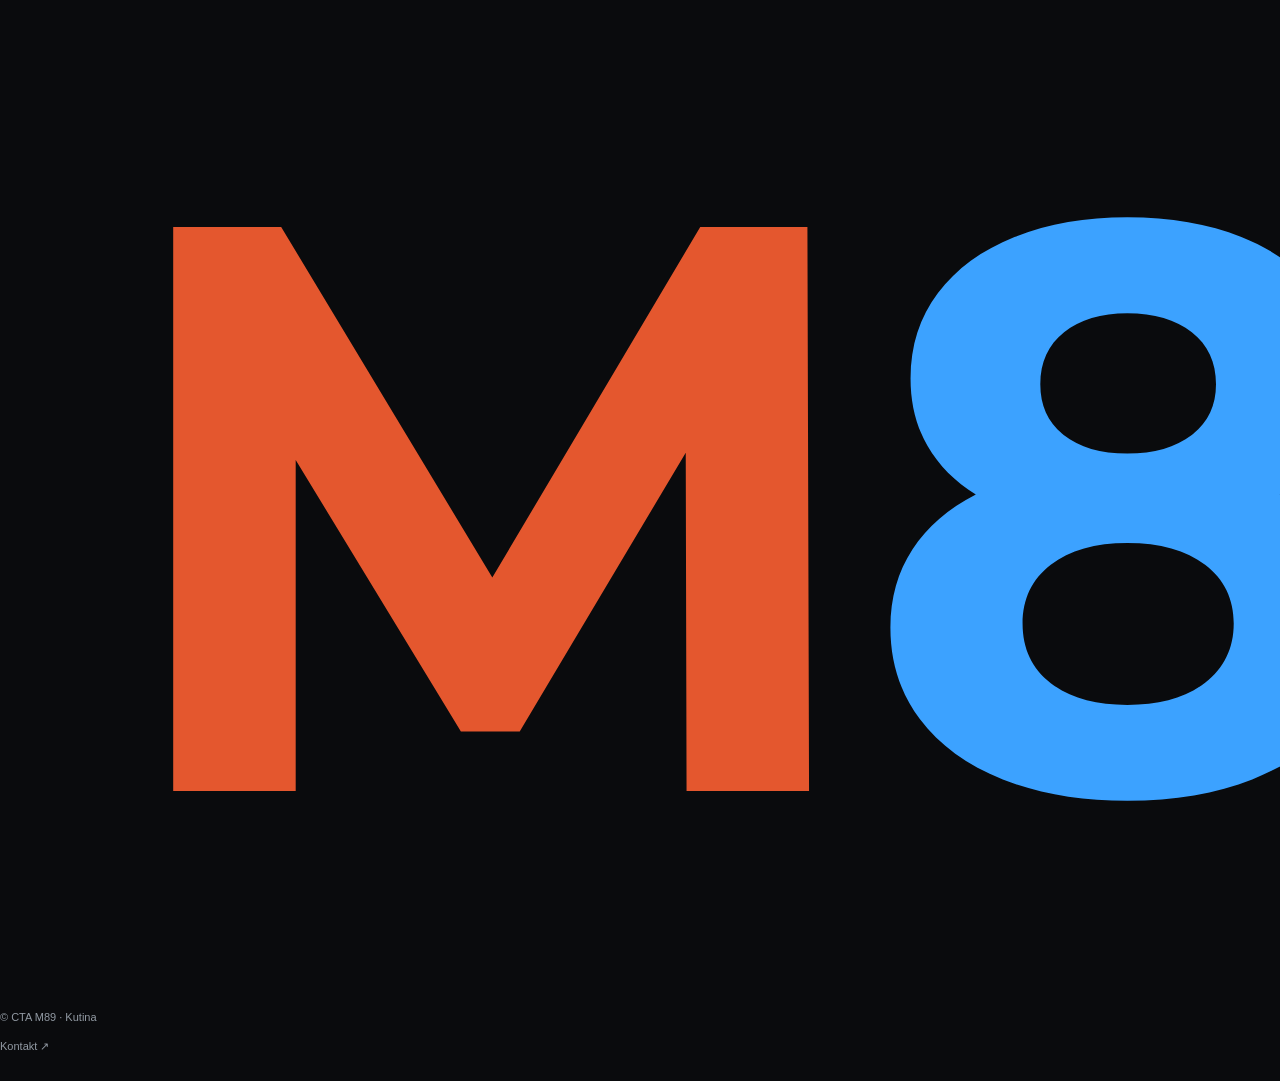
<file: usluge/grupni-treninzi/index.html>
<!doctype html><html lang="hr"><head><meta charset="utf-8"><meta name="viewport" content="width=device-width,initial-scale=1"><title>Grupni treninzi | M89</title><link rel="stylesheet" href="../../style.css"></head><body><header class="header"><a class="logo" href="../../" aria-label="M89 — početna"><img src="../../assets/m89-logo.svg" alt="M89 Centar tjelesne aktivnosti"></a><button class="menu" aria-label="Otvori izbornik" aria-expanded="false">☰</button><nav id="nav"><a href="../../#o-nama">O nama</a><a href="../../usluge/">Usluge</a><a href="../../cjenik/">Cjenik</a><a href="../../#tim">Tim</a><a href="../../novosti/">Novosti</a><a href="../../blog/">Blog</a><a class="nav-cta" href="../../#kontakt">Kontakt</a></nav></header><main><section class="subhero"><p class="eyebrow">M89 / USLUGE</p><h1>GRUPNI TRENINZI</h1><p>Programi snage i dinamike u manjim grupama.</p></section><section class="content"><h2>PROGRAM U PRIPREMI</h2><p>Detaljnije informacije o sadržaju programa, terminima i prijavama objavit ćemo uskoro.</p><a class="btn" href="../../#kontakt">Pošalji upit ↗</a><div><a class="back" href="../">← Sve usluge</a></div></section></main><footer><a class="logo" href="../../" aria-label="M89 — početna"><img src="../../assets/m89-logo.svg" alt="M89 Centar tjelesne aktivnosti"></a><p>© <span id="year"></span> CTA M89 · Kutina</p><a href="../../#kontakt">Kontakt ↗</a></footer><script src="../../script.js"></script></body></html>
</file>
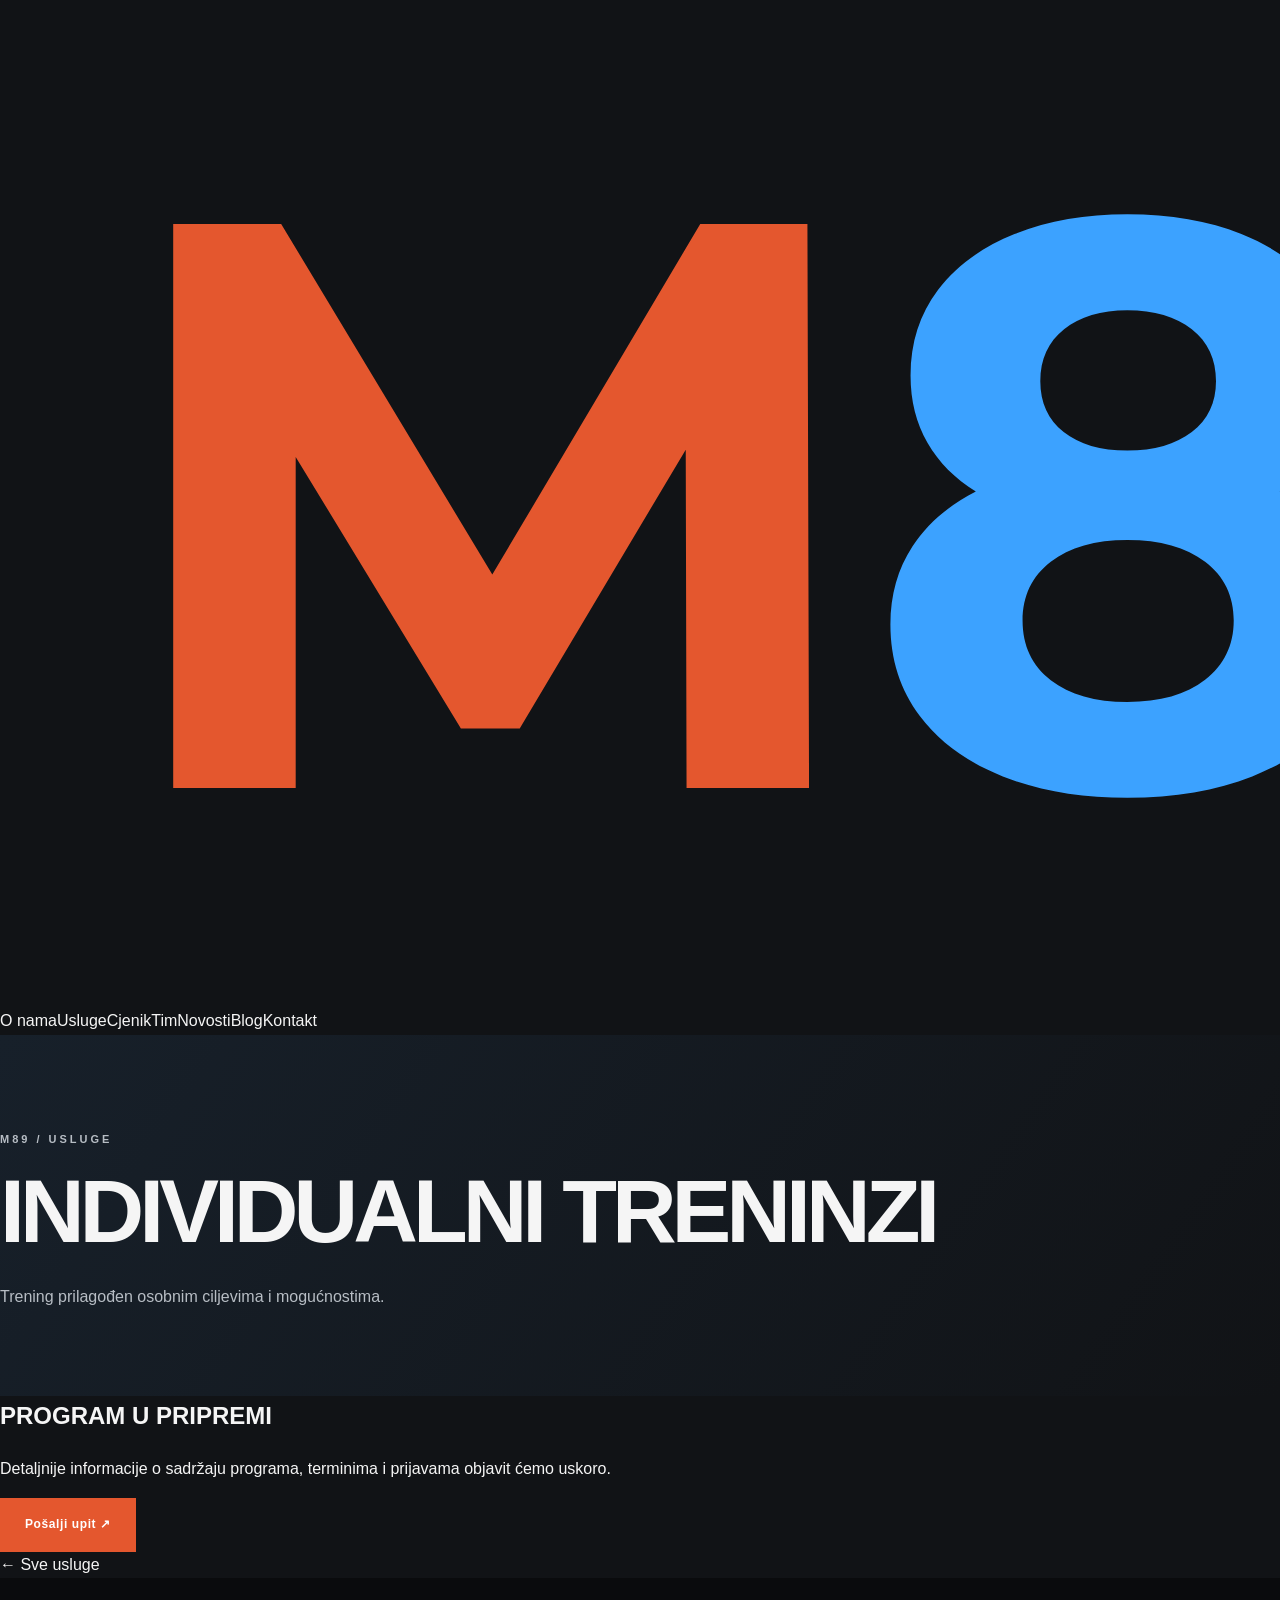
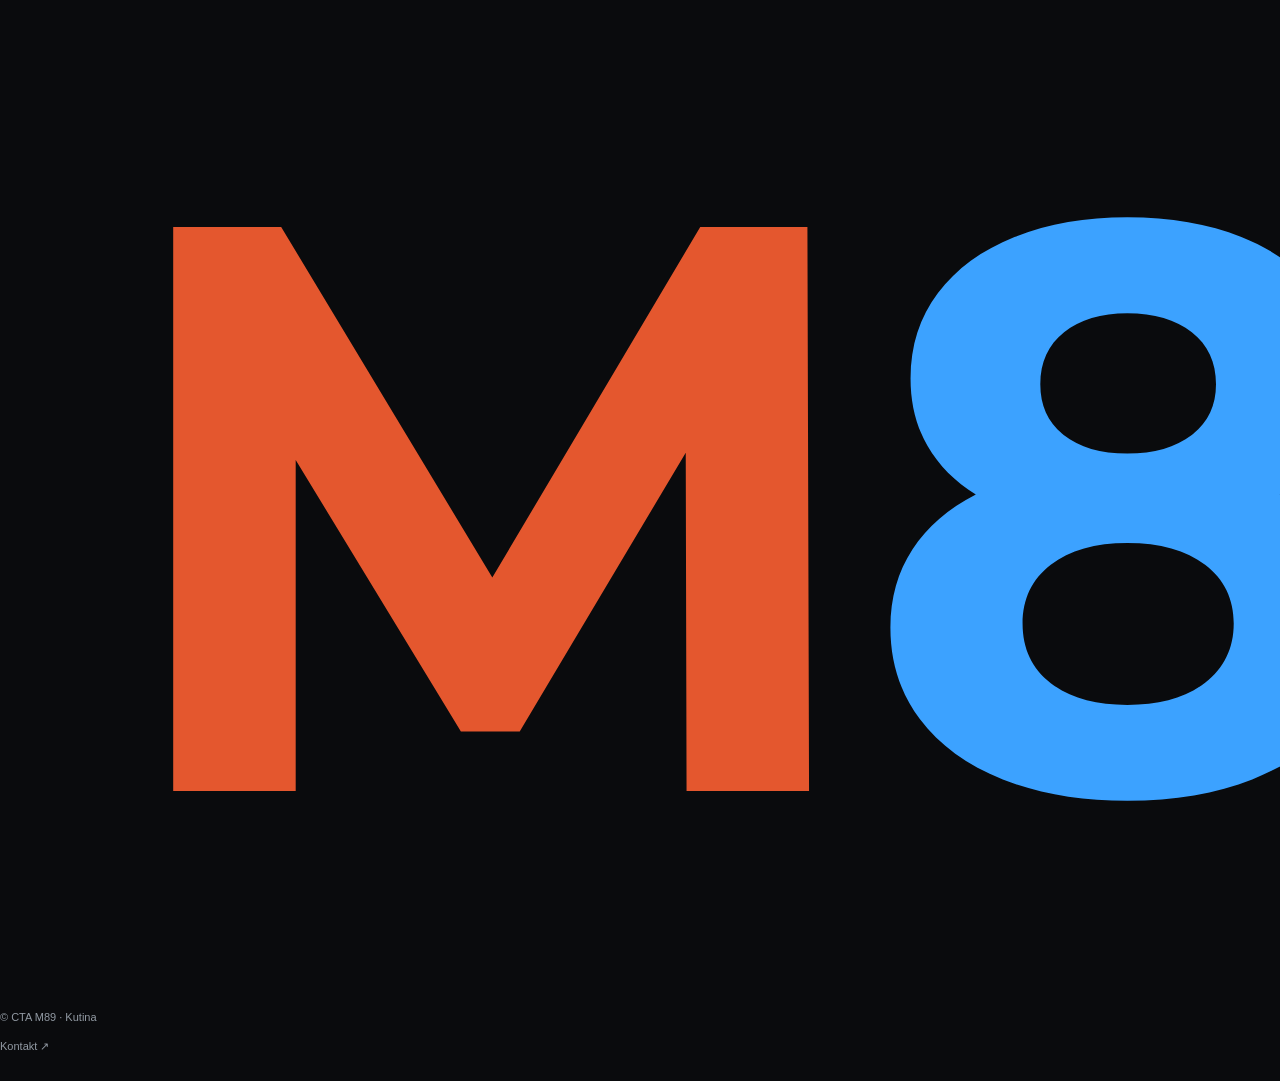
<file: usluge/individualni-treninzi/index.html>
<!doctype html><html lang="hr"><head><meta charset="utf-8"><meta name="viewport" content="width=device-width,initial-scale=1"><title>Individualni treninzi | M89</title><link rel="stylesheet" href="../../style.css"></head><body><header class="header"><a class="logo" href="../../" aria-label="M89 — početna"><img src="../../assets/m89-logo.svg" alt="M89 Centar tjelesne aktivnosti"></a><button class="menu" aria-label="Otvori izbornik" aria-expanded="false">☰</button><nav id="nav"><a href="../../#o-nama">O nama</a><a href="../../usluge/">Usluge</a><a href="../../cjenik/">Cjenik</a><a href="../../#tim">Tim</a><a href="../../novosti/">Novosti</a><a href="../../blog/">Blog</a><a class="nav-cta" href="../../#kontakt">Kontakt</a></nav></header><main><section class="subhero"><p class="eyebrow">M89 / USLUGE</p><h1>INDIVIDUALNI TRENINZI</h1><p>Trening prilagođen osobnim ciljevima i mogućnostima.</p></section><section class="content"><h2>PROGRAM U PRIPREMI</h2><p>Detaljnije informacije o sadržaju programa, terminima i prijavama objavit ćemo uskoro.</p><a class="btn" href="../../#kontakt">Pošalji upit ↗</a><div><a class="back" href="../">← Sve usluge</a></div></section></main><footer><a class="logo" href="../../" aria-label="M89 — početna"><img src="../../assets/m89-logo.svg" alt="M89 Centar tjelesne aktivnosti"></a><p>© <span id="year"></span> CTA M89 · Kutina</p><a href="../../#kontakt">Kontakt ↗</a></footer><script src="../../script.js"></script></body></html>
</file>
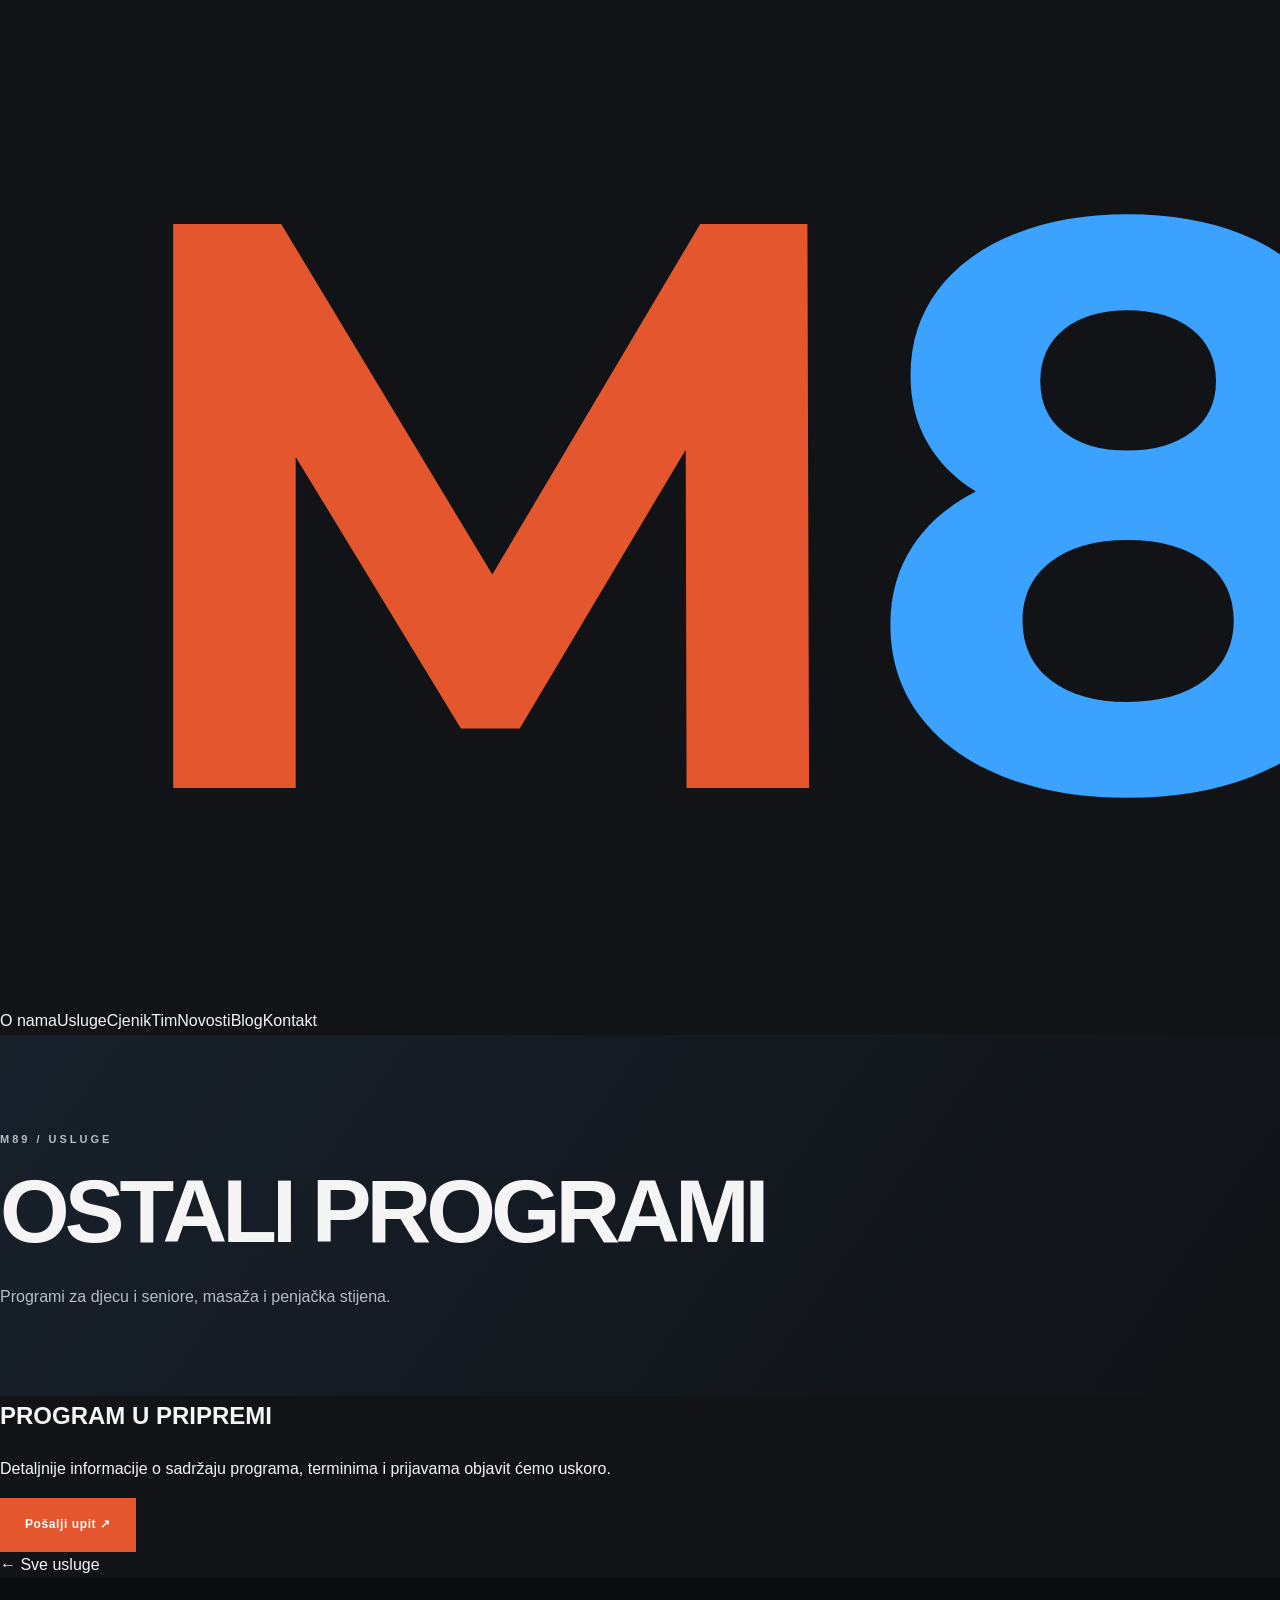
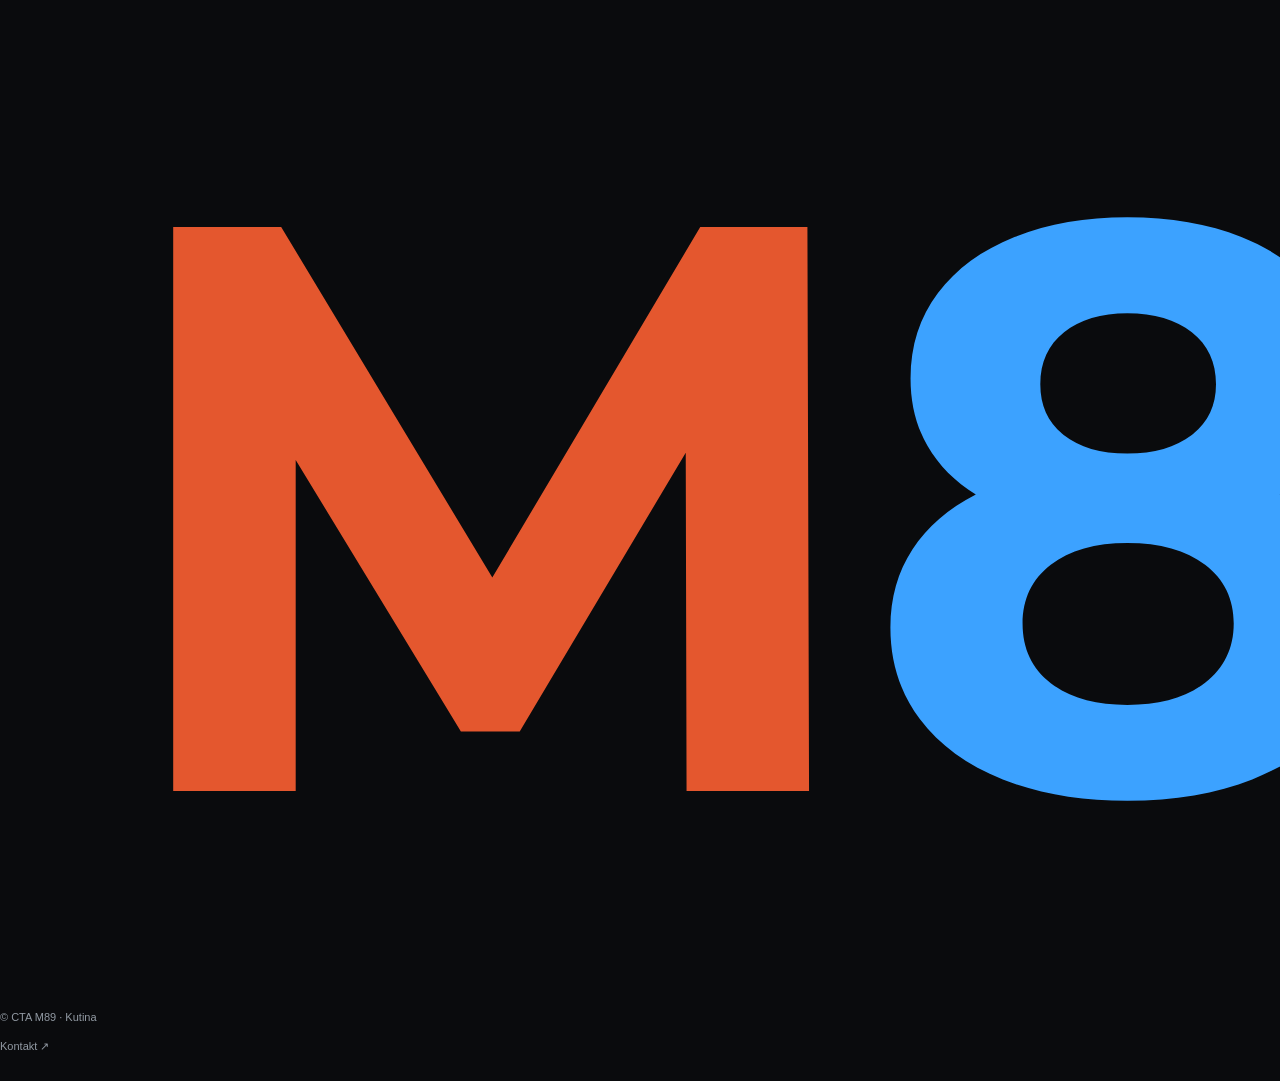
<file: usluge/ostali-programi/index.html>
<!doctype html><html lang="hr"><head><meta charset="utf-8"><meta name="viewport" content="width=device-width,initial-scale=1"><title>Ostali programi | M89</title><link rel="stylesheet" href="../../style.css"></head><body><header class="header"><a class="logo" href="../../" aria-label="M89 — početna"><img src="../../assets/m89-logo.svg" alt="M89 Centar tjelesne aktivnosti"></a><button class="menu" aria-label="Otvori izbornik" aria-expanded="false">☰</button><nav id="nav"><a href="../../#o-nama">O nama</a><a href="../../usluge/">Usluge</a><a href="../../cjenik/">Cjenik</a><a href="../../#tim">Tim</a><a href="../../novosti/">Novosti</a><a href="../../blog/">Blog</a><a class="nav-cta" href="../../#kontakt">Kontakt</a></nav></header><main><section class="subhero"><p class="eyebrow">M89 / USLUGE</p><h1>OSTALI PROGRAMI</h1><p>Programi za djecu i seniore, masaža i penjačka stijena.</p></section><section class="content"><h2>PROGRAM U PRIPREMI</h2><p>Detaljnije informacije o sadržaju programa, terminima i prijavama objavit ćemo uskoro.</p><a class="btn" href="../../#kontakt">Pošalji upit ↗</a><div><a class="back" href="../">← Sve usluge</a></div></section></main><footer><a class="logo" href="../../" aria-label="M89 — početna"><img src="../../assets/m89-logo.svg" alt="M89 Centar tjelesne aktivnosti"></a><p>© <span id="year"></span> CTA M89 · Kutina</p><a href="../../#kontakt">Kontakt ↗</a></footer><script src="../../script.js"></script></body></html>
</file>
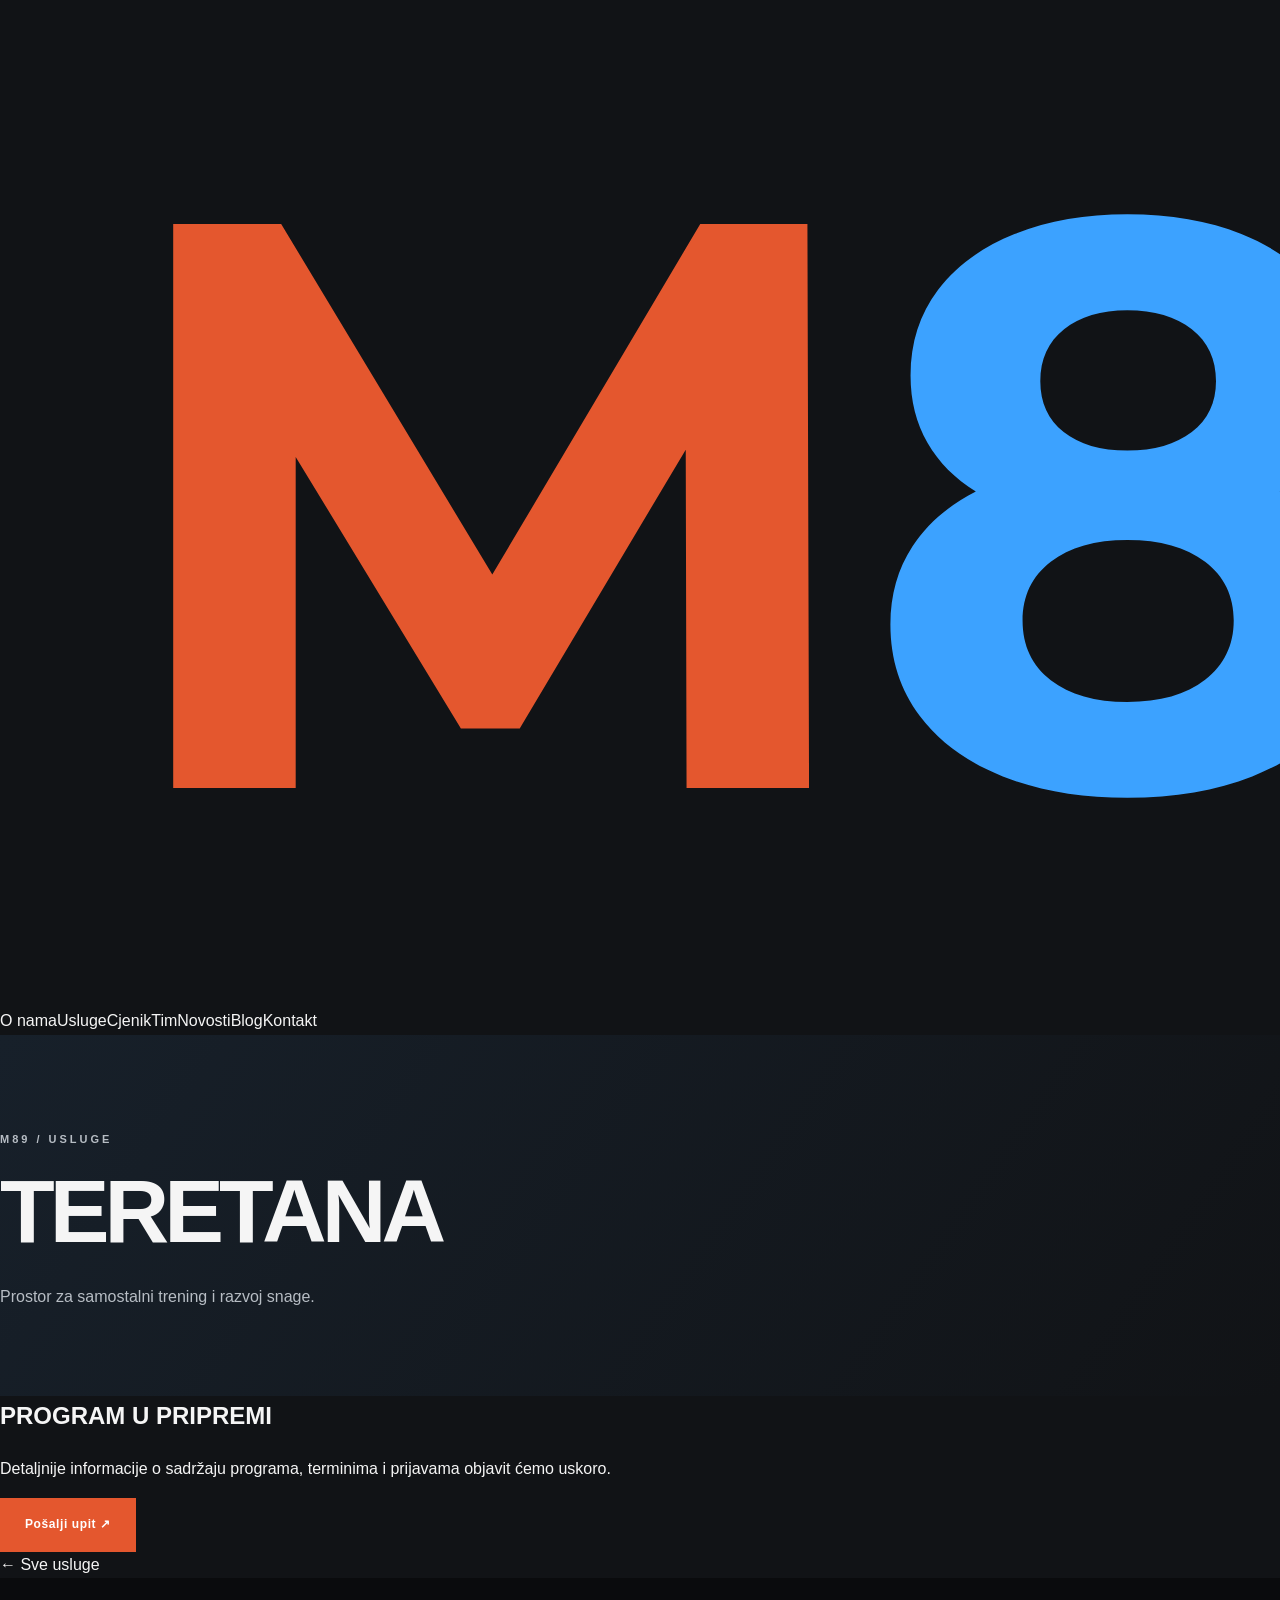
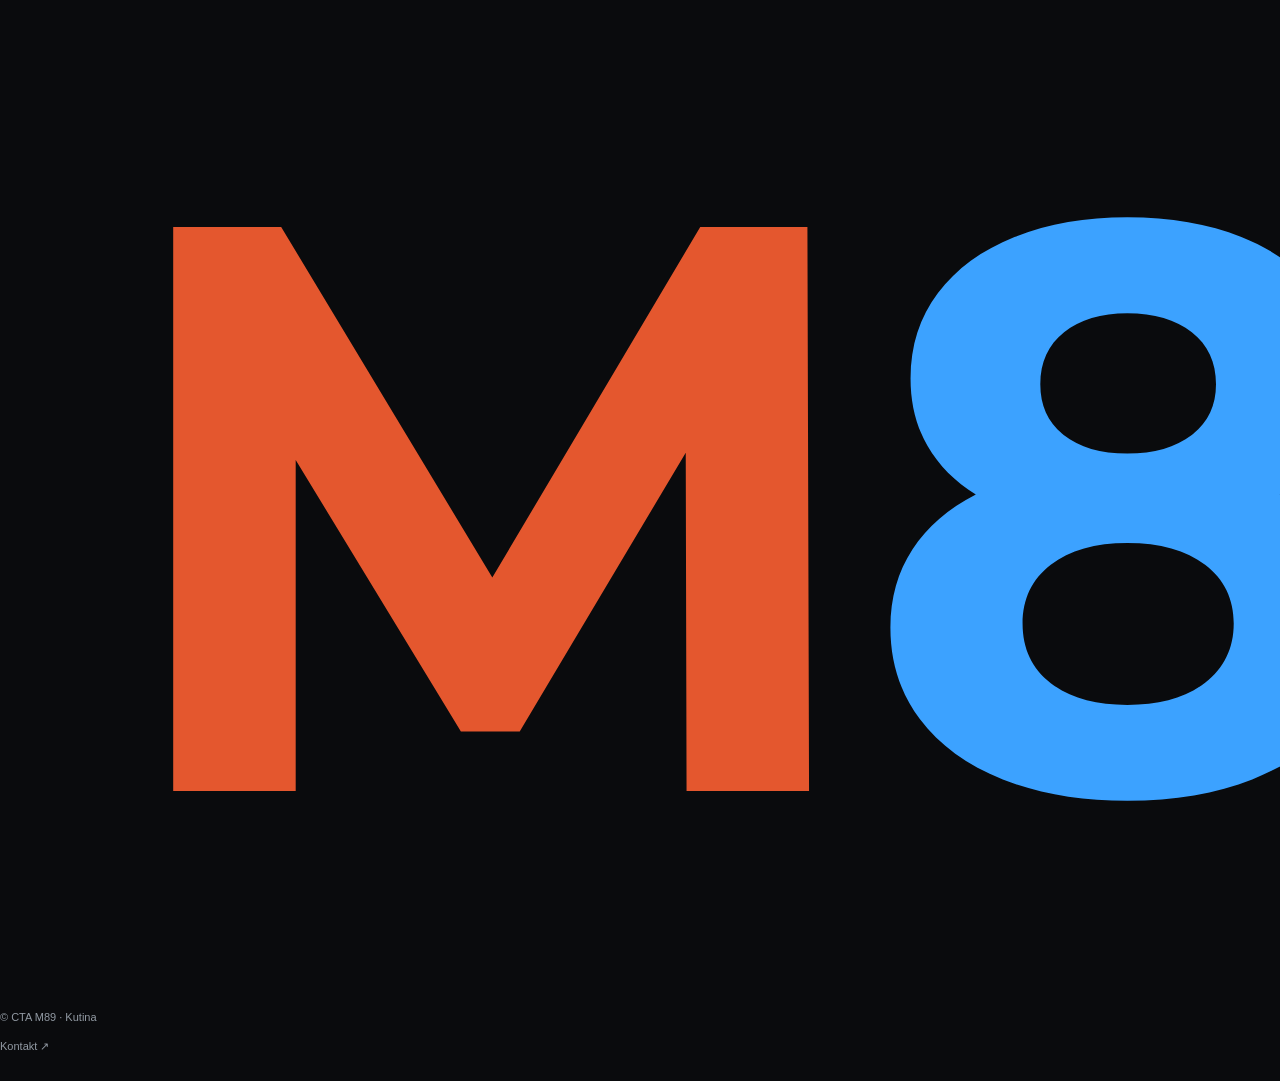
<file: usluge/teretana/index.html>
<!doctype html><html lang="hr"><head><meta charset="utf-8"><meta name="viewport" content="width=device-width,initial-scale=1"><title>Teretana | M89</title><link rel="stylesheet" href="../../style.css"></head><body><header class="header"><a class="logo" href="../../" aria-label="M89 — početna"><img src="../../assets/m89-logo.svg" alt="M89 Centar tjelesne aktivnosti"></a><button class="menu" aria-label="Otvori izbornik" aria-expanded="false">☰</button><nav id="nav"><a href="../../#o-nama">O nama</a><a href="../../usluge/">Usluge</a><a href="../../cjenik/">Cjenik</a><a href="../../#tim">Tim</a><a href="../../novosti/">Novosti</a><a href="../../blog/">Blog</a><a class="nav-cta" href="../../#kontakt">Kontakt</a></nav></header><main><section class="subhero"><p class="eyebrow">M89 / USLUGE</p><h1>TERETANA</h1><p>Prostor za samostalni trening i razvoj snage.</p></section><section class="content"><h2>PROGRAM U PRIPREMI</h2><p>Detaljnije informacije o sadržaju programa, terminima i prijavama objavit ćemo uskoro.</p><a class="btn" href="../../#kontakt">Pošalji upit ↗</a><div><a class="back" href="../">← Sve usluge</a></div></section></main><footer><a class="logo" href="../../" aria-label="M89 — početna"><img src="../../assets/m89-logo.svg" alt="M89 Centar tjelesne aktivnosti"></a><p>© <span id="year"></span> CTA M89 · Kutina</p><a href="../../#kontakt">Kontakt ↗</a></footer><script src="../../script.js"></script></body></html>
</file>
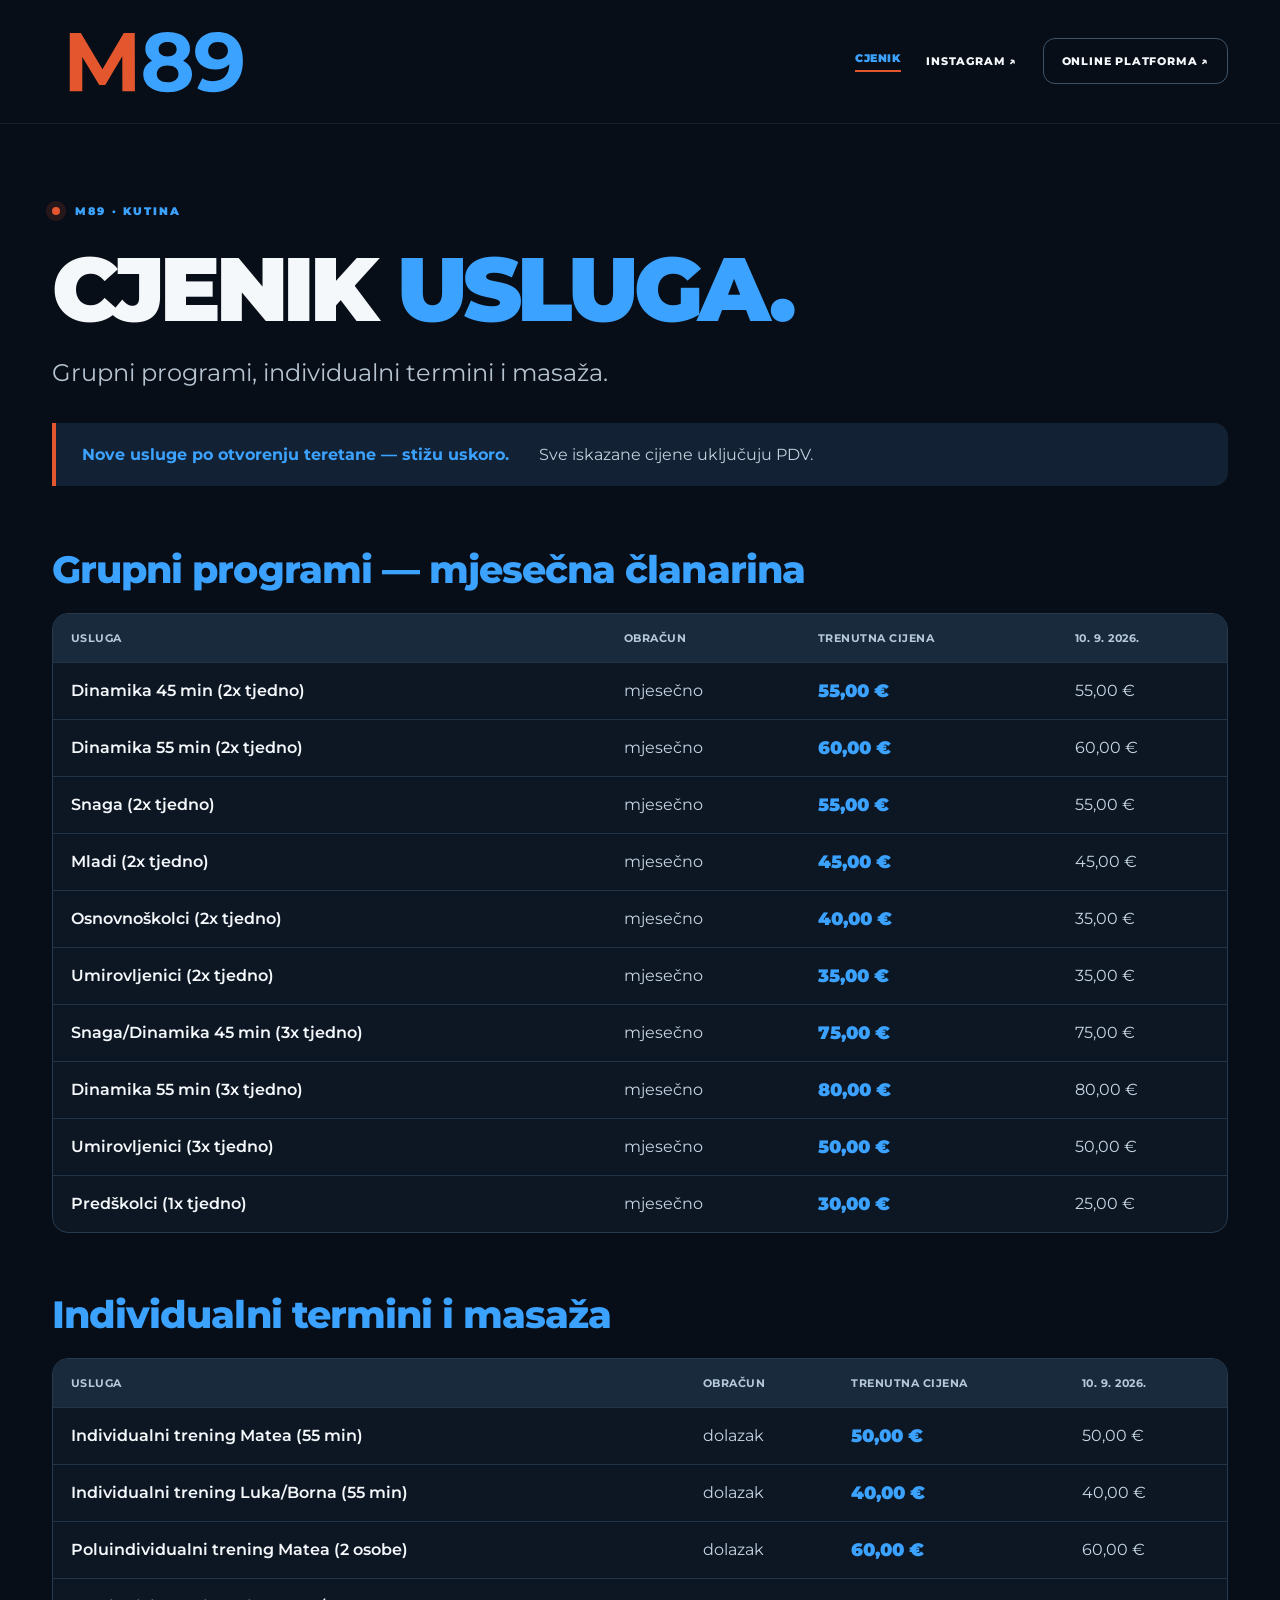
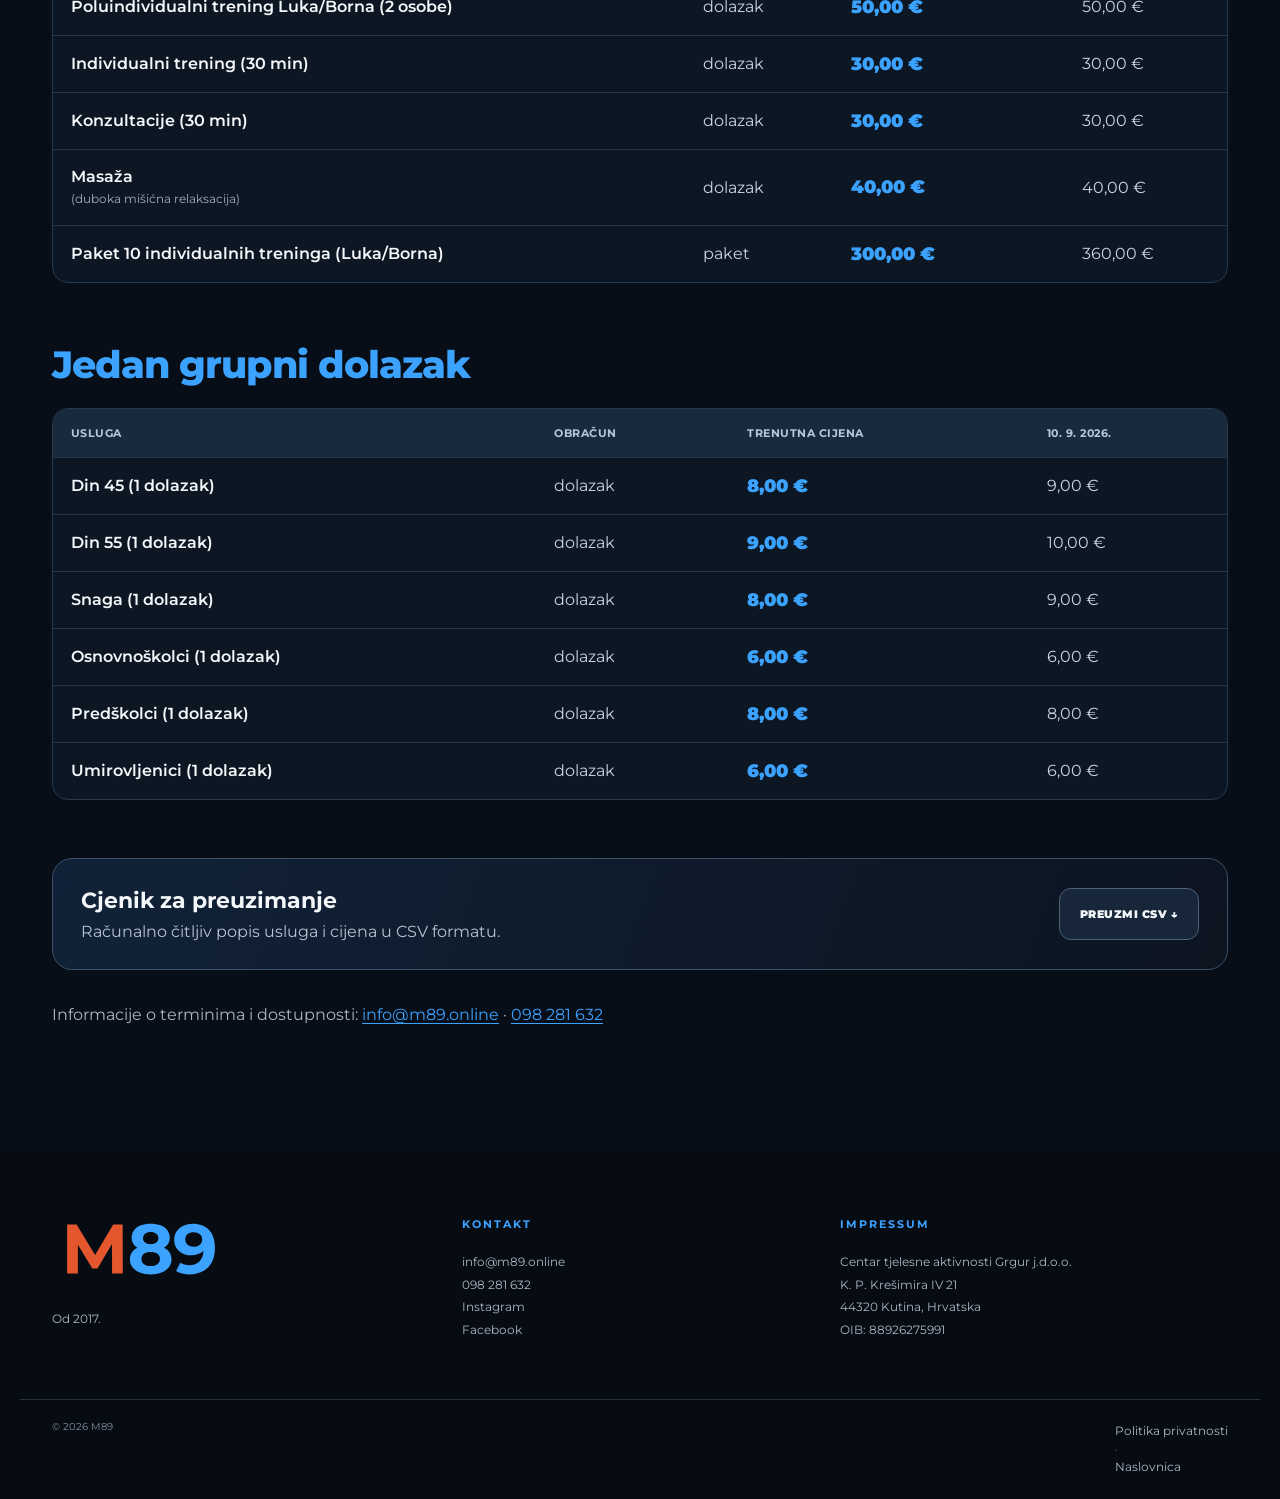
<file: cjenik.html>
<!doctype html><html lang="hr"><head><meta charset="utf-8"><meta name="viewport" content="width=device-width,initial-scale=1"><meta name="theme-color" content="#080e17"><meta name="description" content="Cjenik M89 Kutina — grupni programi, individualni treninzi i masaža. Sve cijene uključuju PDV."><title>Cjenik usluga | M89 Kutina</title><link rel="preconnect" href="https://fonts.googleapis.com"><link rel="preconnect" href="https://fonts.gstatic.com" crossorigin><link href="https://fonts.googleapis.com/css2?family=Montserrat:wght@400;500;600;700;800;900&display=swap" rel="stylesheet"><link rel="stylesheet" href="styles.css"><link rel="icon" type="image/x-icon" href="favicon.ico"><link rel="icon" type="image/png" sizes="32x32" href="assets/favicon-32x32.png"><link rel="canonical" href="https://m89.online/cjenik.html"></head><body><header class="site-header"><a class="brand" href="index.html" aria-label="M89 – naslovnica"><img src="assets/m89-logo.svg" alt="M89 — Centar tjelesne aktivnosti"></a><nav aria-label="Glavni izbornik"><a class="nav-pricing" href="cjenik.html" aria-current="page">CJENIK</a><a href="https://www.instagram.com/cta.m89/" target="_blank" rel="noopener noreferrer">INSTAGRAM &#8599;&#65038;</a><a class="nav-platform" href="https://members.m89.online/" target="_blank" rel="noopener noreferrer">ONLINE PLATFORMA &#8599;&#65038;</a></nav></header><main class="price-page shell"><p class="eyebrow"><span class="pulse"></span> M89 · KUTINA</p><h1>CJENIK <span>USLUGA.</span></h1><p class="price-lead">Grupni programi, individualni termini i masaža.</p><div class="price-notice"><strong>Nove usluge po otvorenju teretane — stižu uskoro.</strong><span>Sve iskazane cijene uključuju PDV.</span></div><section class="price-group"><h2>Grupni programi — mjesečna članarina</h2><div class="price-table-wrap"><table><thead><tr><th scope="col">Usluga</th><th scope="col">Obračun</th><th scope="col">Trenutna cijena</th><th scope="col">10. 9. 2026.</th></tr></thead><tbody><tr><th scope="row">Dinamika 45 min (2x tjedno)</th><td>mjesečno</td><td class="now">55,00 €</td><td>55,00 €</td></tr><tr><th scope="row">Dinamika 55 min (2x tjedno)</th><td>mjesečno</td><td class="now">60,00 €</td><td>60,00 €</td></tr><tr><th scope="row">Snaga (2x tjedno)</th><td>mjesečno</td><td class="now">55,00 €</td><td>55,00 €</td></tr><tr><th scope="row">Mladi (2x tjedno)</th><td>mjesečno</td><td class="now">45,00 €</td><td>45,00 €</td></tr><tr><th scope="row">Osnovnoškolci (2x tjedno)</th><td>mjesečno</td><td class="now">40,00 €</td><td>35,00 €</td></tr><tr><th scope="row">Umirovljenici (2x tjedno)</th><td>mjesečno</td><td class="now">35,00 €</td><td>35,00 €</td></tr><tr><th scope="row">Snaga/Dinamika 45 min (3x tjedno)</th><td>mjesečno</td><td class="now">75,00 €</td><td>75,00 €</td></tr><tr><th scope="row">Dinamika 55 min (3x tjedno)</th><td>mjesečno</td><td class="now">80,00 €</td><td>80,00 €</td></tr><tr><th scope="row">Umirovljenici (3x tjedno)</th><td>mjesečno</td><td class="now">50,00 €</td><td>50,00 €</td></tr><tr><th scope="row">Predškolci (1x tjedno)</th><td>mjesečno</td><td class="now">30,00 €</td><td>25,00 €</td></tr></tbody></table></div></section><section class="price-group"><h2>Individualni termini i masaža</h2><div class="price-table-wrap"><table><thead><tr><th scope="col">Usluga</th><th scope="col">Obračun</th><th scope="col">Trenutna cijena</th><th scope="col">10. 9. 2026.</th></tr></thead><tbody><tr><th scope="row">Individualni trening Matea (55 min)</th><td>dolazak</td><td class="now">50,00 €</td><td>50,00 €</td></tr><tr><th scope="row">Individualni trening Luka/Borna (55 min)</th><td>dolazak</td><td class="now">40,00 €</td><td>40,00 €</td></tr><tr><th scope="row">Poluindividualni trening Matea (2 osobe)</th><td>dolazak</td><td class="now">60,00 €</td><td>60,00 €</td></tr><tr><th scope="row">Poluindividualni trening Luka/Borna (2 osobe)</th><td>dolazak</td><td class="now">50,00 €</td><td>50,00 €</td></tr><tr><th scope="row">Individualni trening (30 min)</th><td>dolazak</td><td class="now">30,00 €</td><td>30,00 €</td></tr><tr><th scope="row">Konzultacije (30 min)</th><td>dolazak</td><td class="now">30,00 €</td><td>30,00 €</td></tr><tr><th scope="row">Masaža <small class="massage-note">(duboka mišićna relaksacija)</small></th><td>dolazak</td><td class="now">40,00 €</td><td>40,00 €</td></tr><tr><th scope="row">Paket 10 individualnih treninga (Luka/Borna)</th><td>paket</td><td class="now">300,00 €</td><td>360,00 €</td></tr></tbody></table></div></section><section class="price-group"><h2>Jedan grupni dolazak</h2><div class="price-table-wrap"><table><thead><tr><th scope="col">Usluga</th><th scope="col">Obračun</th><th scope="col">Trenutna cijena</th><th scope="col">10. 9. 2026.</th></tr></thead><tbody><tr><th scope="row">Din 45 (1 dolazak)</th><td>dolazak</td><td class="now">8,00 €</td><td>9,00 €</td></tr><tr><th scope="row">Din 55 (1 dolazak)</th><td>dolazak</td><td class="now">9,00 €</td><td>10,00 €</td></tr><tr><th scope="row">Snaga (1 dolazak)</th><td>dolazak</td><td class="now">8,00 €</td><td>9,00 €</td></tr><tr><th scope="row">Osnovnoškolci (1 dolazak)</th><td>dolazak</td><td class="now">6,00 €</td><td>6,00 €</td></tr><tr><th scope="row">Predškolci (1 dolazak)</th><td>dolazak</td><td class="now">8,00 €</td><td>8,00 €</td></tr><tr><th scope="row">Umirovljenici (1 dolazak)</th><td>dolazak</td><td class="now">6,00 €</td><td>6,00 €</td></tr></tbody></table></div></section><div class="price-download"><div><h2>Cjenik za preuzimanje</h2><p>Računalno čitljiv popis usluga i cijena u CSV formatu.</p></div><a class="button outline" href="cjenik.csv" download>PREUZMI CSV ↓</a></div><p class="price-footnote">Informacije o terminima i dostupnosti: <a href="mailto:info@m89.online">info@m89.online</a> · <a href="tel:+38598281632">098 281 632</a></p></main><footer class="footer"><div class="shell footer-grid"><div><img class="footer-logo" src="assets/m89-logo.svg" alt="M89 Centar tjelesne aktivnosti"><p>Od 2017.</p></div><div><h3>KONTAKT</h3><a href="mailto:info@m89.online">info@m89.online</a><a href="tel:+38598281632">098 281 632</a><a href="https://www.instagram.com/cta.m89/" target="_blank" rel="noopener noreferrer">Instagram</a><a href="https://www.facebook.com/cta.m89" target="_blank" rel="noopener noreferrer">Facebook</a></div><div><h3>IMPRESSUM</h3><p>Centar tjelesne aktivnosti Grgur j.d.o.o.<br>K. P. Krešimira IV 21<br>44320 Kutina, Hrvatska<br>OIB: 88926275991</p></div></div><div class="shell footer-bottom"><span>© 2026 M89</span><span><a href="politika-privatnosti.html">Politika privatnosti</a> · <a href="index.html">Naslovnica</a></span></div></footer></body></html>
</file>
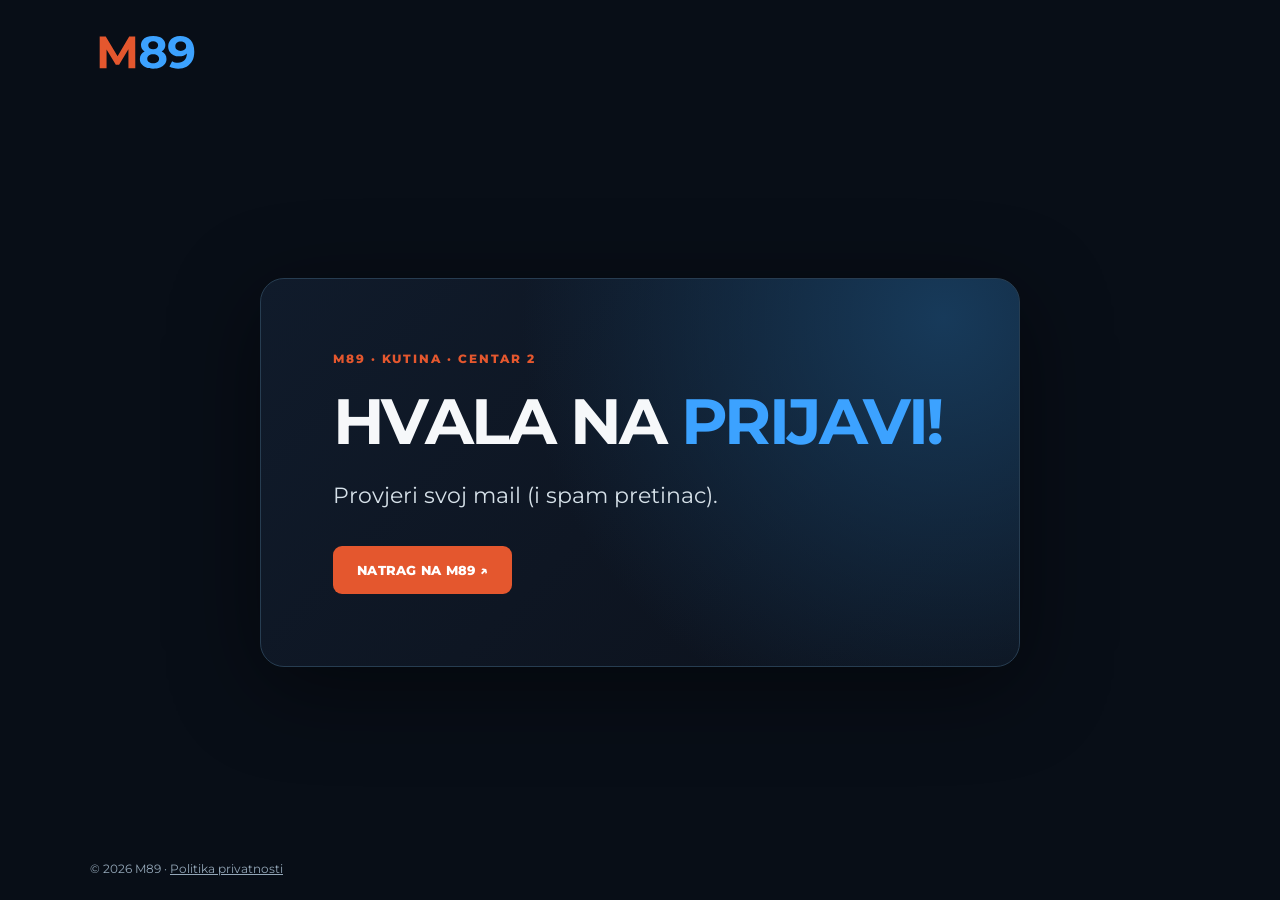
<file: hvala.html>
<!doctype html><html lang="hr"><head><meta charset="utf-8"><meta name="viewport" content="width=device-width,initial-scale=1"><meta name="theme-color" content="#080e17"><meta name="robots" content="noindex,follow"><title>Hvala na prijavi! — M89</title><link rel="icon" href="favicon.ico"><link rel="apple-touch-icon" href="assets/apple-touch-icon.png"><link rel="preconnect" href="https://fonts.googleapis.com"><link rel="preconnect" href="https://fonts.gstatic.com" crossorigin><link href="https://fonts.googleapis.com/css2?family=Montserrat:wght@400;500;600;700;800;900&display=swap" rel="stylesheet"><style>*{box-sizing:border-box}body{margin:0;background:#080e17;color:#f6f8fa;font-family:Montserrat,Arial,sans-serif;min-height:100vh;display:flex;flex-direction:column}header,footer{padding:24px max(24px,calc((100vw - 1100px)/2))}header img{width:112px;max-height:60px;object-fit:contain;object-position:left center}main{flex:1;display:flex;align-items:center;justify-content:center;padding:48px 22px}.panel{width:min(100%,760px);padding:clamp(32px,7vw,72px);border:1px solid #273d51;border-radius:24px;background:radial-gradient(circle at 90% 10%,#173a5a 0,transparent 55%),linear-gradient(135deg,#101b2b,#0c111b);box-shadow:0 20px 90px #0007}.eyebrow{color:#e4572e;font-size:12px;letter-spacing:.16em;font-weight:800}.panel h1{font-size:clamp(34px,6vw,64px);line-height:1.1;letter-spacing:-.04em;margin:20px 0}.panel h1 span{color:#3ca2ff}.panel p{font-size:clamp(17px,2vw,22px);line-height:1.7;color:#d6e1e9;margin:0 0 32px}.button{display:inline-block;background:#e4572e;color:white;padding:16px 24px;border-radius:9px;text-decoration:none;font-size:13px;font-weight:800;letter-spacing:.02em}.button:hover{background:#fa6c42}footer{font-size:12px;color:#94a7b8}footer a{color:#94a7b8}</style></head><body><header><a href="./" aria-label="M89 početna stranica"><img src="assets/m89-logo.svg" alt="M89"></a></header><main><section class="panel"><div class="eyebrow">M89 · KUTINA · CENTAR 2</div><h1>HVALA NA <span>PRIJAVI!</span></h1><p>Provjeri svoj mail (i spam pretinac).</p><a class="button" href="./">NATRAG NA M89 ↗</a></section></main><footer>© 2026 M89 · <a href="politika-privatnosti.html">Politika privatnosti</a></footer></body></html>
</file>
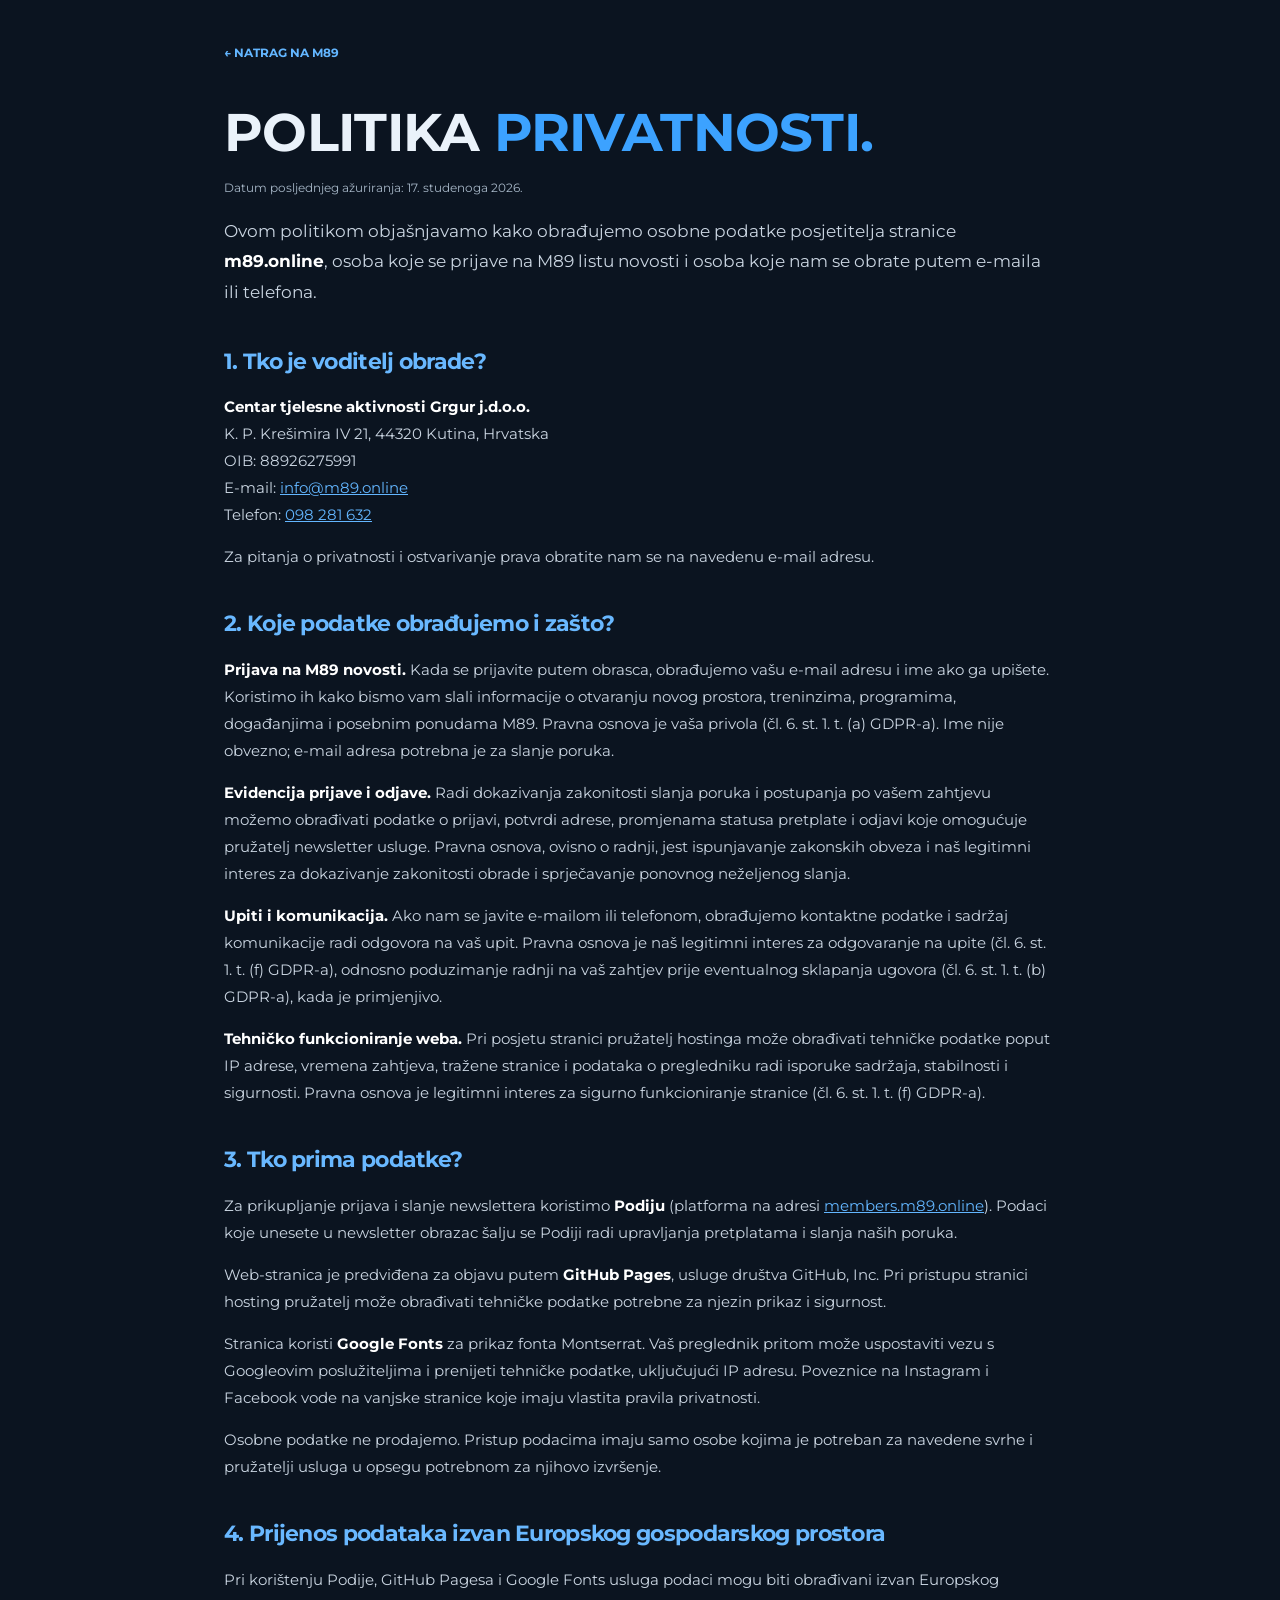
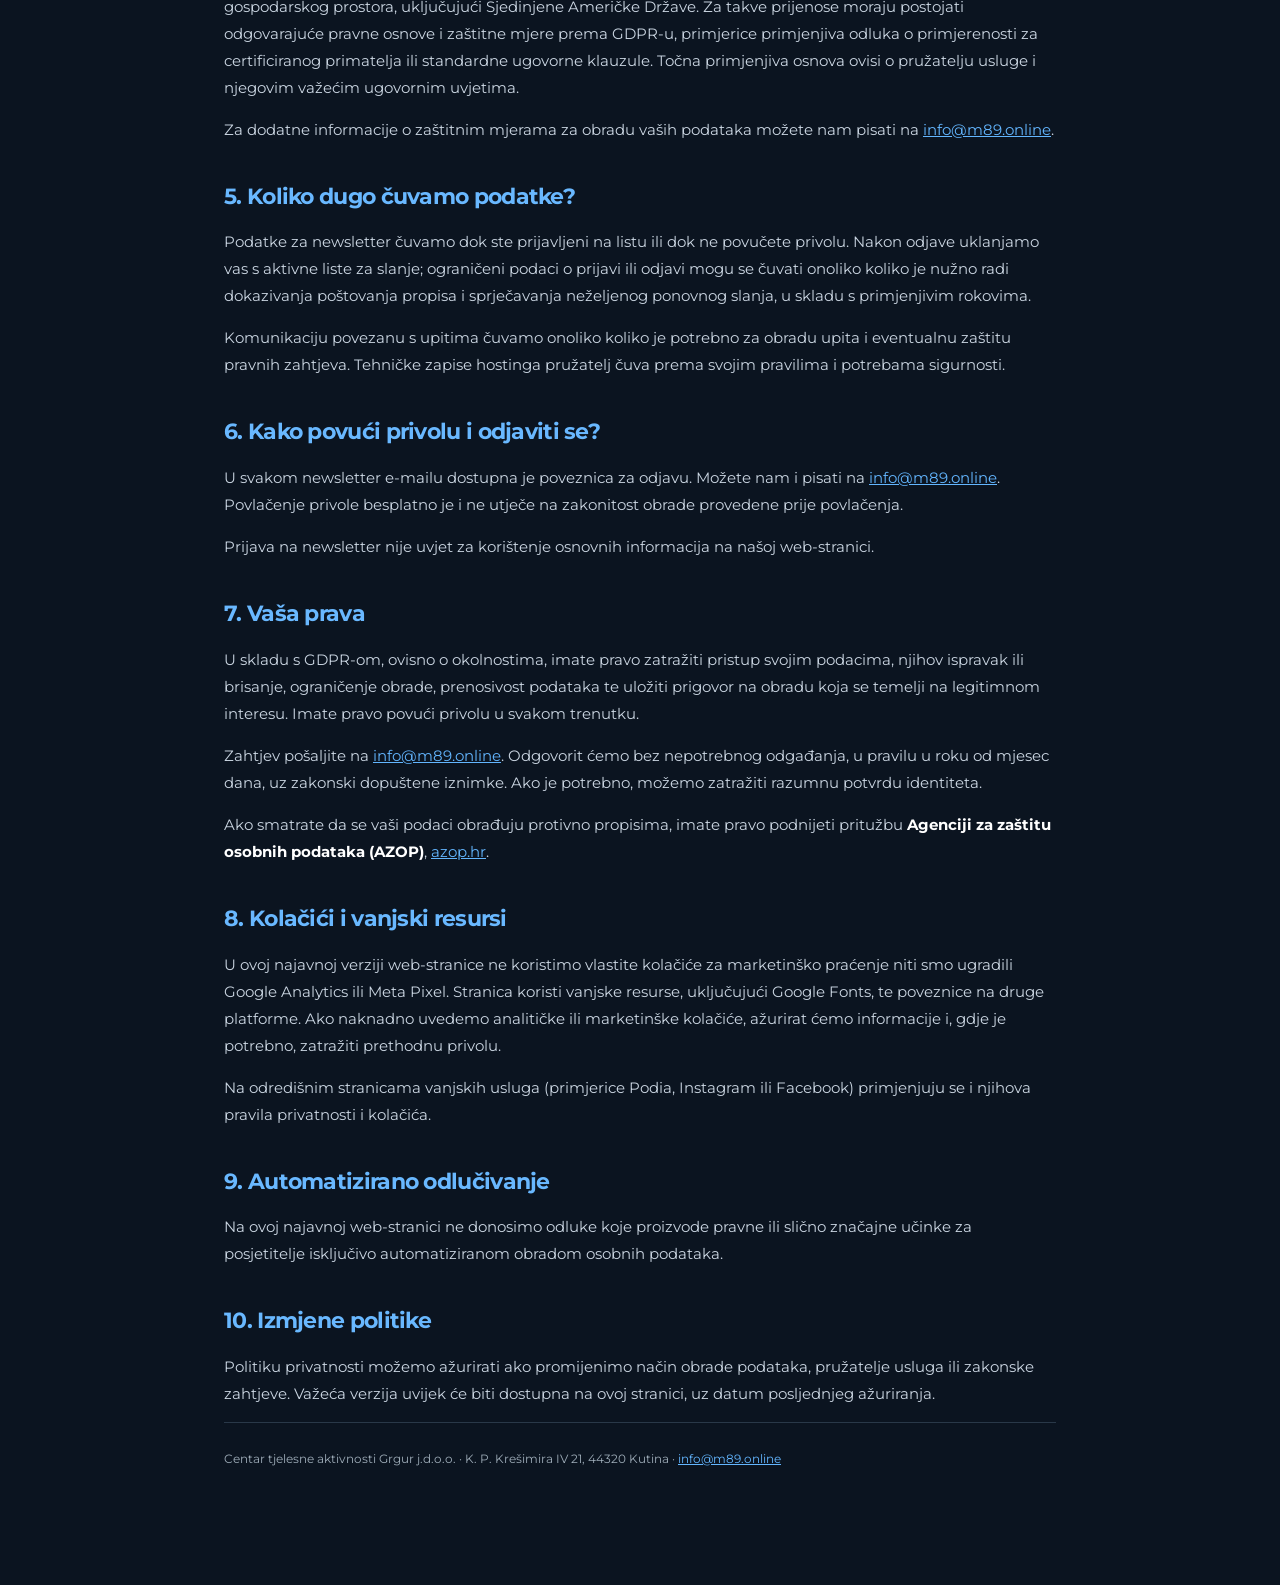
<file: politika-privatnosti.html>
<!doctype html><html lang="hr"><head><meta charset="utf-8"><meta name="viewport" content="width=device-width,initial-scale=1"><meta name="description" content="Politika privatnosti web-stranice M89 i prijava na M89 novosti."><title>Politika privatnosti — M89</title><link rel="preconnect" href="https://fonts.googleapis.com"><link rel="preconnect" href="https://fonts.gstatic.com" crossorigin><link href="https://fonts.googleapis.com/css2?family=Montserrat:wght@400;500;600;700;800&display=swap" rel="stylesheet"><style>:root{color-scheme:dark}*{box-sizing:border-box}body{background:#0b1420;color:#eaf2fa;font:15px/1.8 Montserrat,Arial,sans-serif;margin:0}main{max-width:880px;margin:0 auto;padding:38px 24px 90px}a{color:#63b6ff}h1,h2{line-height:1.25;letter-spacing:-.7px}h1{font-size:clamp(32px,5vw,53px);margin:34px 0 12px}h2{font-size:22px;color:#69b8ff;margin-top:40px}p,li{color:#cad5e1}strong{color:#fff}.back{font-size:12px;font-weight:700;text-decoration:none}.intro{font-size:17px}.date{color:#a6b6c6;font-size:12px}.note{border-left:3px solid #3ca2ff;padding:10px 17px;background:#132335;border-radius:0 10px 10px 0}ul{padding-left:22px}footer{border-top:1px solid #293848;padding:25px 0;color:#9eacb8;font-size:12px}</style><link rel="icon" href="favicon.ico"><link rel="apple-touch-icon" href="assets/apple-touch-icon.png"></head><body><main><a class="back" href="./">← NATRAG NA M89</a><h1>POLITIKA <span style="color:#3ca2ff">PRIVATNOSTI.</span></h1><p class="date">Datum posljednjeg ažuriranja: 17. studenoga 2026.</p><p class="intro">Ovom politikom objašnjavamo kako obrađujemo osobne podatke posjetitelja stranice <strong>m89.online</strong>, osoba koje se prijave na M89 listu novosti i osoba koje nam se obrate putem e-maila ili telefona.</p>
<h2>1. Tko je voditelj obrade?</h2><p><strong>Centar tjelesne aktivnosti Grgur j.d.o.o.</strong><br>K. P. Krešimira IV 21, 44320 Kutina, Hrvatska<br>OIB: 88926275991<br>E-mail: <a href="mailto:info@m89.online">info@m89.online</a><br>Telefon: <a href="tel:+38598281632">098 281 632</a></p><p>Za pitanja o privatnosti i ostvarivanje prava obratite nam se na navedenu e-mail adresu.</p>
<h2>2. Koje podatke obrađujemo i zašto?</h2><p><strong>Prijava na M89 novosti.</strong> Kada se prijavite putem obrasca, obrađujemo vašu e-mail adresu i ime ako ga upišete. Koristimo ih kako bismo vam slali informacije o otvaranju novog prostora, treninzima, programima, događanjima i posebnim ponudama M89. Pravna osnova je vaša privola (čl. 6. st. 1. t. (a) GDPR-a). Ime nije obvezno; e-mail adresa potrebna je za slanje poruka.</p><p><strong>Evidencija prijave i odjave.</strong> Radi dokazivanja zakonitosti slanja poruka i postupanja po vašem zahtjevu možemo obrađivati podatke o prijavi, potvrdi adrese, promjenama statusa pretplate i odjavi koje omogućuje pružatelj newsletter usluge. Pravna osnova, ovisno o radnji, jest ispunjavanje zakonskih obveza i naš legitimni interes za dokazivanje zakonitosti obrade i sprječavanje ponovnog neželjenog slanja.</p><p><strong>Upiti i komunikacija.</strong> Ako nam se javite e-mailom ili telefonom, obrađujemo kontaktne podatke i sadržaj komunikacije radi odgovora na vaš upit. Pravna osnova je naš legitimni interes za odgovaranje na upite (čl. 6. st. 1. t. (f) GDPR-a), odnosno poduzimanje radnji na vaš zahtjev prije eventualnog sklapanja ugovora (čl. 6. st. 1. t. (b) GDPR-a), kada je primjenjivo.</p><p><strong>Tehničko funkcioniranje weba.</strong> Pri posjetu stranici pružatelj hostinga može obrađivati tehničke podatke poput IP adrese, vremena zahtjeva, tražene stranice i podataka o pregledniku radi isporuke sadržaja, stabilnosti i sigurnosti. Pravna osnova je legitimni interes za sigurno funkcioniranje stranice (čl. 6. st. 1. t. (f) GDPR-a).</p>
<h2>3. Tko prima podatke?</h2><p>Za prikupljanje prijava i slanje newslettera koristimo <strong>Podiju</strong> (platforma na adresi <a href="https://members.m89.online/">members.m89.online</a>). Podaci koje unesete u newsletter obrazac šalju se Podiji radi upravljanja pretplatama i slanja naših poruka.</p><p>Web-stranica je predviđena za objavu putem <strong>GitHub Pages</strong>, usluge društva GitHub, Inc. Pri pristupu stranici hosting pružatelj može obrađivati tehničke podatke potrebne za njezin prikaz i sigurnost.</p><p>Stranica koristi <strong>Google Fonts</strong> za prikaz fonta Montserrat. Vaš preglednik pritom može uspostaviti vezu s Googleovim poslužiteljima i prenijeti tehničke podatke, uključujući IP adresu. Poveznice na Instagram i Facebook vode na vanjske stranice koje imaju vlastita pravila privatnosti.</p><p>Osobne podatke ne prodajemo. Pristup podacima imaju samo osobe kojima je potreban za navedene svrhe i pružatelji usluga u opsegu potrebnom za njihovo izvršenje.</p>
<h2>4. Prijenos podataka izvan Europskog gospodarskog prostora</h2><p>Pri korištenju Podije, GitHub Pagesa i Google Fonts usluga podaci mogu biti obrađivani izvan Europskog gospodarskog prostora, uključujući Sjedinjene Američke Države. Za takve prijenose moraju postojati odgovarajuće pravne osnove i zaštitne mjere prema GDPR-u, primjerice primjenjiva odluka o primjerenosti za certificiranog primatelja ili standardne ugovorne klauzule. Točna primjenjiva osnova ovisi o pružatelju usluge i njegovim važećim ugovornim uvjetima.</p><p>Za dodatne informacije o zaštitnim mjerama za obradu vaših podataka možete nam pisati na <a href="mailto:info@m89.online">info@m89.online</a>.</p>
<h2>5. Koliko dugo čuvamo podatke?</h2><p>Podatke za newsletter čuvamo dok ste prijavljeni na listu ili dok ne povučete privolu. Nakon odjave uklanjamo vas s aktivne liste za slanje; ograničeni podaci o prijavi ili odjavi mogu se čuvati onoliko koliko je nužno radi dokazivanja poštovanja propisa i sprječavanja neželjenog ponovnog slanja, u skladu s primjenjivim rokovima.</p><p>Komunikaciju povezanu s upitima čuvamo onoliko koliko je potrebno za obradu upita i eventualnu zaštitu pravnih zahtjeva. Tehničke zapise hostinga pružatelj čuva prema svojim pravilima i potrebama sigurnosti.</p>
<h2>6. Kako povući privolu i odjaviti se?</h2><p>U svakom newsletter e-mailu dostupna je poveznica za odjavu. Možete nam i pisati na <a href="mailto:info@m89.online">info@m89.online</a>. Povlačenje privole besplatno je i ne utječe na zakonitost obrade provedene prije povlačenja.</p><p>Prijava na newsletter nije uvjet za korištenje osnovnih informacija na našoj web-stranici.</p>
<h2>7. Vaša prava</h2><p>U skladu s GDPR-om, ovisno o okolnostima, imate pravo zatražiti pristup svojim podacima, njihov ispravak ili brisanje, ograničenje obrade, prenosivost podataka te uložiti prigovor na obradu koja se temelji na legitimnom interesu. Imate pravo povući privolu u svakom trenutku.</p><p>Zahtjev pošaljite na <a href="mailto:info@m89.online">info@m89.online</a>. Odgovorit ćemo bez nepotrebnog odgađanja, u pravilu u roku od mjesec dana, uz zakonski dopuštene iznimke. Ako je potrebno, možemo zatražiti razumnu potvrdu identiteta.</p><p>Ako smatrate da se vaši podaci obrađuju protivno propisima, imate pravo podnijeti pritužbu <strong>Agenciji za zaštitu osobnih podataka (AZOP)</strong>, <a href="https://azop.hr/" target="_blank" rel="noopener noreferrer">azop.hr</a>.</p>
<h2>8. Kolačići i vanjski resursi</h2><p>U ovoj najavnoj verziji web-stranice ne koristimo vlastite kolačiće za marketinško praćenje niti smo ugradili Google Analytics ili Meta Pixel. Stranica koristi vanjske resurse, uključujući Google Fonts, te poveznice na druge platforme. Ako naknadno uvedemo analitičke ili marketinške kolačiće, ažurirat ćemo informacije i, gdje je potrebno, zatražiti prethodnu privolu.</p><p>Na odredišnim stranicama vanjskih usluga (primjerice Podia, Instagram ili Facebook) primjenjuju se i njihova pravila privatnosti i kolačića.</p>
<h2>9. Automatizirano odlučivanje</h2><p>Na ovoj najavnoj web-stranici ne donosimo odluke koje proizvode pravne ili slično značajne učinke za posjetitelje isključivo automatiziranom obradom osobnih podataka.</p>
<h2>10. Izmjene politike</h2><p>Politiku privatnosti možemo ažurirati ako promijenimo način obrade podataka, pružatelje usluga ili zakonske zahtjeve. Važeća verzija uvijek će biti dostupna na ovoj stranici, uz datum posljednjeg ažuriranja.</p>
<footer>Centar tjelesne aktivnosti Grgur j.d.o.o. · K. P. Krešimira IV 21, 44320 Kutina · <a href="mailto:info@m89.online">info@m89.online</a></footer></main></body></html>
</file>
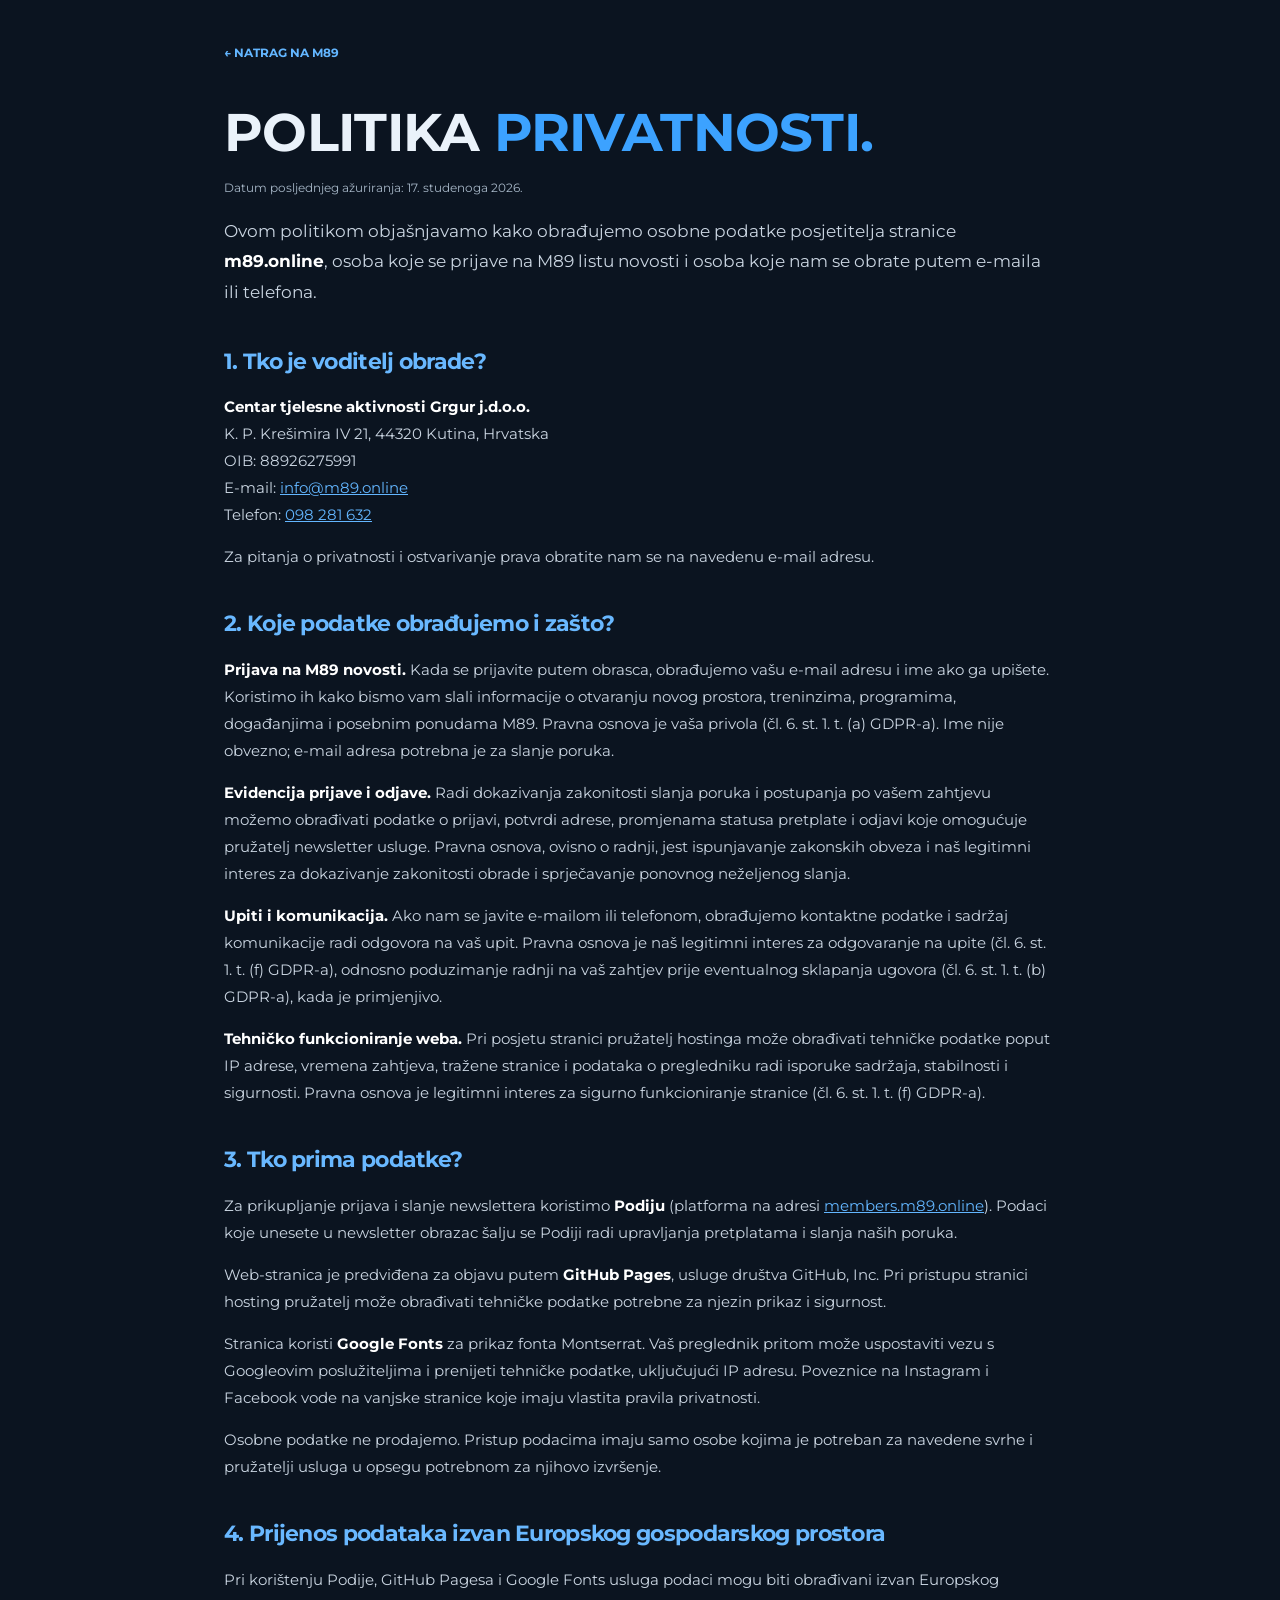
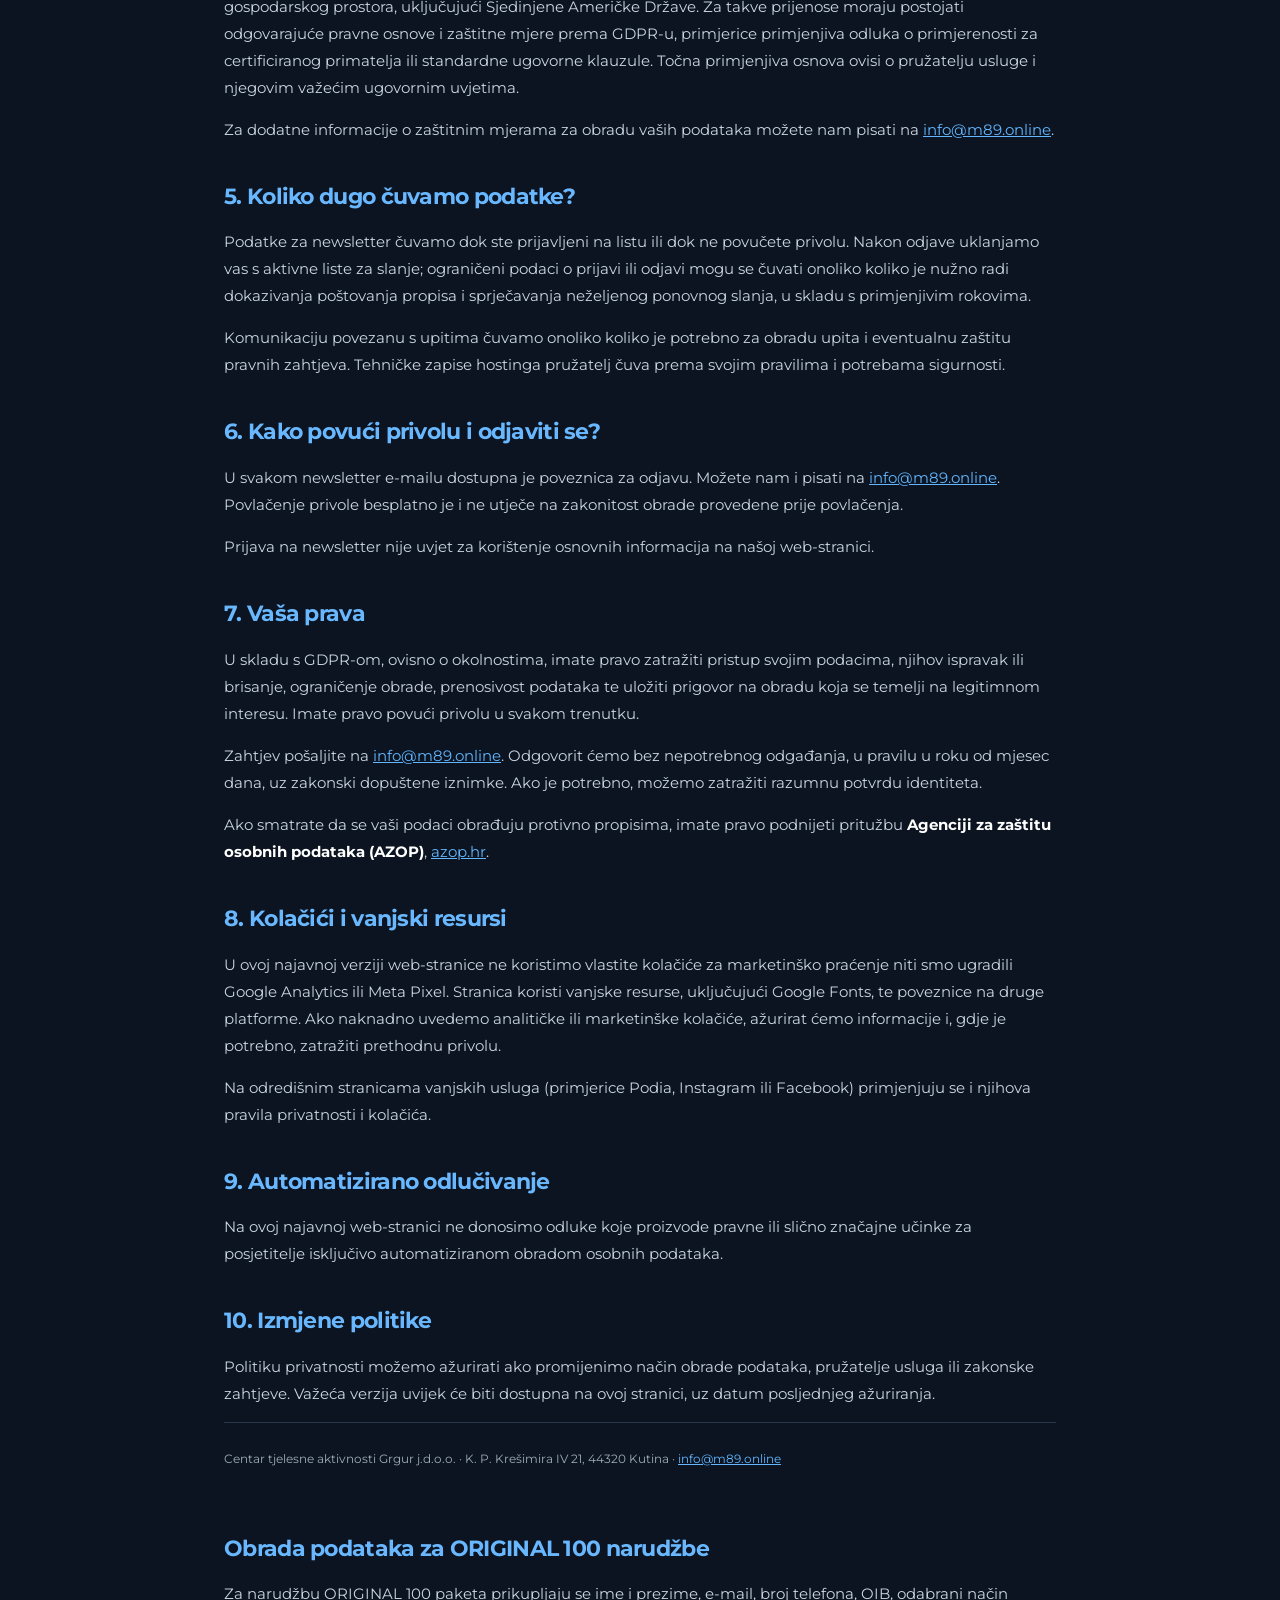
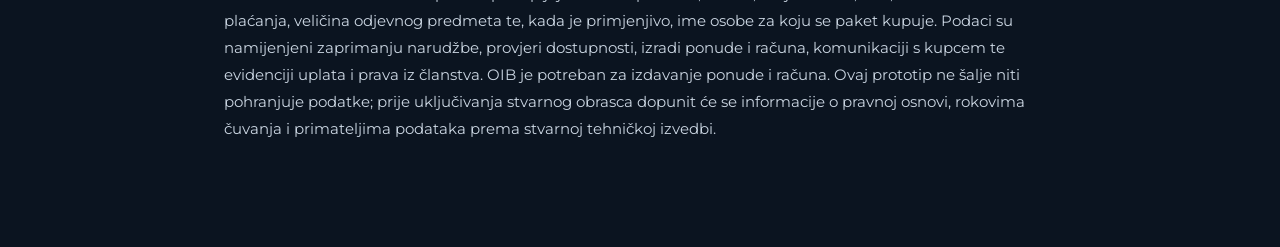
<file: og-test/politika-privatnosti.html>
<!DOCTYPE html>
<html lang="hr"><head><meta charset="utf-8"/><meta content="width=device-width,initial-scale=1" name="viewport"/><meta content="Politika privatnosti web-stranice M89 i prijava na M89 novosti." name="description"/><title>Politika privatnosti — M89</title><link href="https://fonts.googleapis.com" rel="preconnect"/><link crossorigin="" href="https://fonts.gstatic.com" rel="preconnect"/><link href="https://fonts.googleapis.com/css2?family=Montserrat:wght@400;500;600;700;800&amp;display=swap" rel="stylesheet"/><style>:root{color-scheme:dark}*{box-sizing:border-box}body{background:#0b1420;color:#eaf2fa;font:15px/1.8 Montserrat,Arial,sans-serif;margin:0}main{max-width:880px;margin:0 auto;padding:38px 24px 90px}a{color:#63b6ff}h1,h2{line-height:1.25;letter-spacing:-.7px}h1{font-size:clamp(32px,5vw,53px);margin:34px 0 12px}h2{font-size:22px;color:#69b8ff;margin-top:40px}p,li{color:#cad5e1}strong{color:#fff}.back{font-size:12px;font-weight:700;text-decoration:none}.intro{font-size:17px}.date{color:#a6b6c6;font-size:12px}.note{border-left:3px solid #3ca2ff;padding:10px 17px;background:#132335;border-radius:0 10px 10px 0}ul{padding-left:22px}footer{border-top:1px solid #293848;padding:25px 0;color:#9eacb8;font-size:12px}</style><link href="favicon.ico" rel="icon"/><link href="assets/apple-touch-icon.png" rel="apple-touch-icon"/></head><body><main><a class="back" href="./">← NATRAG NA M89</a><h1>POLITIKA <span style="color:#3ca2ff">PRIVATNOSTI.</span></h1><p class="date">Datum posljednjeg ažuriranja: 17. studenoga 2026.</p><p class="intro">Ovom politikom objašnjavamo kako obrađujemo osobne podatke posjetitelja stranice <strong>m89.online</strong>, osoba koje se prijave na M89 listu novosti i osoba koje nam se obrate putem e-maila ili telefona.</p>
<h2>1. Tko je voditelj obrade?</h2><p><strong>Centar tjelesne aktivnosti Grgur j.d.o.o.</strong><br/>K. P. Krešimira IV 21, 44320 Kutina, Hrvatska<br/>OIB: 88926275991<br/>E-mail: <a href="mailto:info@m89.online">info@m89.online</a><br/>Telefon: <a href="tel:+38598281632">098 281 632</a></p><p>Za pitanja o privatnosti i ostvarivanje prava obratite nam se na navedenu e-mail adresu.</p>
<h2>2. Koje podatke obrađujemo i zašto?</h2><p><strong>Prijava na M89 novosti.</strong> Kada se prijavite putem obrasca, obrađujemo vašu e-mail adresu i ime ako ga upišete. Koristimo ih kako bismo vam slali informacije o otvaranju novog prostora, treninzima, programima, događanjima i posebnim ponudama M89. Pravna osnova je vaša privola (čl. 6. st. 1. t. (a) GDPR-a). Ime nije obvezno; e-mail adresa potrebna je za slanje poruka.</p><p><strong>Evidencija prijave i odjave.</strong> Radi dokazivanja zakonitosti slanja poruka i postupanja po vašem zahtjevu možemo obrađivati podatke o prijavi, potvrdi adrese, promjenama statusa pretplate i odjavi koje omogućuje pružatelj newsletter usluge. Pravna osnova, ovisno o radnji, jest ispunjavanje zakonskih obveza i naš legitimni interes za dokazivanje zakonitosti obrade i sprječavanje ponovnog neželjenog slanja.</p><p><strong>Upiti i komunikacija.</strong> Ako nam se javite e-mailom ili telefonom, obrađujemo kontaktne podatke i sadržaj komunikacije radi odgovora na vaš upit. Pravna osnova je naš legitimni interes za odgovaranje na upite (čl. 6. st. 1. t. (f) GDPR-a), odnosno poduzimanje radnji na vaš zahtjev prije eventualnog sklapanja ugovora (čl. 6. st. 1. t. (b) GDPR-a), kada je primjenjivo.</p><p><strong>Tehničko funkcioniranje weba.</strong> Pri posjetu stranici pružatelj hostinga može obrađivati tehničke podatke poput IP adrese, vremena zahtjeva, tražene stranice i podataka o pregledniku radi isporuke sadržaja, stabilnosti i sigurnosti. Pravna osnova je legitimni interes za sigurno funkcioniranje stranice (čl. 6. st. 1. t. (f) GDPR-a).</p>
<h2>3. Tko prima podatke?</h2><p>Za prikupljanje prijava i slanje newslettera koristimo <strong>Podiju</strong> (platforma na adresi <a href="https://members.m89.online/">members.m89.online</a>). Podaci koje unesete u newsletter obrazac šalju se Podiji radi upravljanja pretplatama i slanja naših poruka.</p><p>Web-stranica je predviđena za objavu putem <strong>GitHub Pages</strong>, usluge društva GitHub, Inc. Pri pristupu stranici hosting pružatelj može obrađivati tehničke podatke potrebne za njezin prikaz i sigurnost.</p><p>Stranica koristi <strong>Google Fonts</strong> za prikaz fonta Montserrat. Vaš preglednik pritom može uspostaviti vezu s Googleovim poslužiteljima i prenijeti tehničke podatke, uključujući IP adresu. Poveznice na Instagram i Facebook vode na vanjske stranice koje imaju vlastita pravila privatnosti.</p><p>Osobne podatke ne prodajemo. Pristup podacima imaju samo osobe kojima je potreban za navedene svrhe i pružatelji usluga u opsegu potrebnom za njihovo izvršenje.</p>
<h2>4. Prijenos podataka izvan Europskog gospodarskog prostora</h2><p>Pri korištenju Podije, GitHub Pagesa i Google Fonts usluga podaci mogu biti obrađivani izvan Europskog gospodarskog prostora, uključujući Sjedinjene Američke Države. Za takve prijenose moraju postojati odgovarajuće pravne osnove i zaštitne mjere prema GDPR-u, primjerice primjenjiva odluka o primjerenosti za certificiranog primatelja ili standardne ugovorne klauzule. Točna primjenjiva osnova ovisi o pružatelju usluge i njegovim važećim ugovornim uvjetima.</p><p>Za dodatne informacije o zaštitnim mjerama za obradu vaših podataka možete nam pisati na <a href="mailto:info@m89.online">info@m89.online</a>.</p>
<h2>5. Koliko dugo čuvamo podatke?</h2><p>Podatke za newsletter čuvamo dok ste prijavljeni na listu ili dok ne povučete privolu. Nakon odjave uklanjamo vas s aktivne liste za slanje; ograničeni podaci o prijavi ili odjavi mogu se čuvati onoliko koliko je nužno radi dokazivanja poštovanja propisa i sprječavanja neželjenog ponovnog slanja, u skladu s primjenjivim rokovima.</p><p>Komunikaciju povezanu s upitima čuvamo onoliko koliko je potrebno za obradu upita i eventualnu zaštitu pravnih zahtjeva. Tehničke zapise hostinga pružatelj čuva prema svojim pravilima i potrebama sigurnosti.</p>
<h2>6. Kako povući privolu i odjaviti se?</h2><p>U svakom newsletter e-mailu dostupna je poveznica za odjavu. Možete nam i pisati na <a href="mailto:info@m89.online">info@m89.online</a>. Povlačenje privole besplatno je i ne utječe na zakonitost obrade provedene prije povlačenja.</p><p>Prijava na newsletter nije uvjet za korištenje osnovnih informacija na našoj web-stranici.</p>
<h2>7. Vaša prava</h2><p>U skladu s GDPR-om, ovisno o okolnostima, imate pravo zatražiti pristup svojim podacima, njihov ispravak ili brisanje, ograničenje obrade, prenosivost podataka te uložiti prigovor na obradu koja se temelji na legitimnom interesu. Imate pravo povući privolu u svakom trenutku.</p><p>Zahtjev pošaljite na <a href="mailto:info@m89.online">info@m89.online</a>. Odgovorit ćemo bez nepotrebnog odgađanja, u pravilu u roku od mjesec dana, uz zakonski dopuštene iznimke. Ako je potrebno, možemo zatražiti razumnu potvrdu identiteta.</p><p>Ako smatrate da se vaši podaci obrađuju protivno propisima, imate pravo podnijeti pritužbu <strong>Agenciji za zaštitu osobnih podataka (AZOP)</strong>, <a href="https://azop.hr/" rel="noopener noreferrer" target="_blank">azop.hr</a>.</p>
<h2>8. Kolačići i vanjski resursi</h2><p>U ovoj najavnoj verziji web-stranice ne koristimo vlastite kolačiće za marketinško praćenje niti smo ugradili Google Analytics ili Meta Pixel. Stranica koristi vanjske resurse, uključujući Google Fonts, te poveznice na druge platforme. Ako naknadno uvedemo analitičke ili marketinške kolačiće, ažurirat ćemo informacije i, gdje je potrebno, zatražiti prethodnu privolu.</p><p>Na odredišnim stranicama vanjskih usluga (primjerice Podia, Instagram ili Facebook) primjenjuju se i njihova pravila privatnosti i kolačića.</p>
<h2>9. Automatizirano odlučivanje</h2><p>Na ovoj najavnoj web-stranici ne donosimo odluke koje proizvode pravne ili slično značajne učinke za posjetitelje isključivo automatiziranom obradom osobnih podataka.</p>
<h2>10. Izmjene politike</h2><p>Politiku privatnosti možemo ažurirati ako promijenimo način obrade podataka, pružatelje usluga ili zakonske zahtjeve. Važeća verzija uvijek će biti dostupna na ovoj stranici, uz datum posljednjeg ažuriranja.</p>
<footer>Centar tjelesne aktivnosti Grgur j.d.o.o. · K. P. Krešimira IV 21, 44320 Kutina · <a href="mailto:info@m89.online">info@m89.online</a></footer><section><h2>Obrada podataka za ORIGINAL 100 narudžbe</h2><p>Za narudžbu ORIGINAL 100 paketa prikupljaju se ime i prezime, e-mail, broj telefona, OIB, odabrani način plaćanja, veličina odjevnog predmeta te, kada je primjenjivo, ime osobe za koju se paket kupuje. Podaci su namijenjeni zaprimanju narudžbe, provjeri dostupnosti, izradi ponude i računa, komunikaciji s kupcem te evidenciji uplata i prava iz članstva. OIB je potreban za izdavanje ponude i računa. Ovaj prototip ne šalje niti pohranjuje podatke; prije uključivanja stvarnog obrasca dopunit će se informacije o pravnoj osnovi, rokovima čuvanja i primateljima podataka prema stvarnoj tehničkoj izvedbi.</p></section></main></body></html>
</file>
<file: styles.css>
:root{--bg:#080e17;--panel:#111d2b;--blue:#3ca2ff;--orange:#e4572e;--text:#f5f8fb;--muted:#a9b7c6}*{box-sizing:border-box}html{scroll-behavior:smooth}body{margin:0;background:var(--bg);color:var(--text);font-family:Montserrat,Arial,sans-serif;overflow-x:hidden}a{color:inherit;text-decoration:none}button{font:inherit;cursor:pointer}.shell{max-width:1240px;margin:auto;padding:0 32px}.site-header{height:112px;display:flex;align-items:center;justify-content:space-between;gap:28px;padding:10px max(32px,calc((100vw - 1176px)/2));border-bottom:1px solid #ffffff12;background:#080e17}.brand{display:block;width:245px;max-width:45vw}.brand img{display:block;width:100%;height:auto;mix-blend-mode:screen}.site-header nav{display:flex;align-items:center;gap:25px}.site-header nav a{font-size:11px;font-weight:800;letter-spacing:.8px}.site-header nav a:hover{color:var(--blue)}.nav-platform{border:1px solid #3d5369;border-radius:12px;padding:15px 18px}.hero{min-height:740px;position:relative;overflow:hidden;background:radial-gradient(ellipse at 72% 36%,#12304b 0%,transparent 54%),linear-gradient(110deg,#0a111a,#101e2c)}.hero-light{position:absolute;inset:0;pointer-events:none;background:radial-gradient(circle at 87% 48%,#e4572e17,transparent 31%)}.hero-grid{display:grid;grid-template-columns:1.15fr .85fr;align-items:center;gap:35px;min-height:710px;padding-top:50px;padding-bottom:65px}.hero-copy{position:relative;z-index:2}.eyebrow{font-size:11px;font-weight:900;letter-spacing:2.1px;color:var(--blue);margin:0 0 25px}.pulse,.mini-dot{display:inline-block;width:8px;height:8px;border-radius:50%;background:var(--orange);margin-right:10px;box-shadow:0 0 0 6px #e4572e22;animation:pulse 2.5s infinite}.hero h1{font-size:clamp(55px,6.4vw,94px);line-height:1.01;letter-spacing:-5.5px;font-weight:900;margin:0 0 26px}.hero h1 em{font-style:normal;color:var(--blue)}.lead{font-size:clamp(15px,1.9vw,22px);font-weight:900;letter-spacing:-.6px}.lead span{color:var(--blue)}.intro{max-width:600px;color:#c2cdd8;line-height:1.8;font-size:15px}.hero-buttons{display:flex;gap:12px;flex-wrap:wrap;margin-top:31px}.button{display:inline-flex;align-items:center;justify-content:center;gap:12px;padding:18px 20px;border-radius:12px;font-size:11px;font-weight:900;letter-spacing:.5px;transition:transform .25s,background .25s,border-color .25s}.button:hover{transform:translateY(-4px)}.button.primary{background:var(--blue);color:#061321}.button.primary:hover{background:#79c1ff}.button.outline{border:1px solid #4a627a;background:#172638;color:#f1f6fa}.button.outline:hover{border-color:var(--blue)}.micro{font-size:12px;line-height:1.7;color:#9aabba;max-width:570px;margin-top:22px}.hero-visual{position:relative;border-radius:26px;overflow:hidden;box-shadow:0 35px 90px #0009,0 0 65px #3ca2ff10;transform:rotate(1deg)}.hero-visual img{display:block;width:100%;height:550px;object-fit:cover;object-position:center}.visual-label{position:absolute;bottom:0;left:0;right:0;background:linear-gradient(transparent,#07111cdb);padding:60px 25px 23px;font-size:10px;letter-spacing:2px;font-weight:900}.scroll-tip{position:absolute;bottom:25px;left:7%;color:#8495a8;font-size:9px;letter-spacing:2px;font-weight:800}.scroll-tip span{font-size:20px;margin-left:12px;color:var(--blue)}.ticker{background:var(--blue);color:#061624;overflow:hidden;padding:18px 0}.ticker-track{display:flex;align-items:center;gap:33px;width:max-content;white-space:nowrap;animation:marquee 38s linear infinite}.ticker-track span{font-size:14px;font-weight:900;letter-spacing:1.2px}.ticker-track i{font-style:normal;color:white}.section{padding-top:112px;padding-bottom:110px}.section-heading{max-width:840px;margin-bottom:48px}.section-heading h2,.team-intro h2,.tease-copy h2,.social-inner h2{font-size:clamp(39px,5.1vw,70px);line-height:1.06;letter-spacing:-3.5px;font-weight:900;margin:0 0 22px}.section-heading h2 span,.team-intro h2 span,.tease-copy h2 span,.social-inner h2 span{color:var(--blue)}.section-heading>p:last-child{color:#bac6d2;line-height:1.8;font-size:16px}.tiles{display:grid;grid-template-columns:1.15fr 1fr 1fr;gap:16px}.tile{min-height:355px;border-radius:24px;padding:28px;position:relative;overflow:hidden;display:flex;flex-direction:column;justify-content:end;isolation:isolate;transition:transform .25s}.tile:hover{transform:translateY(-7px)}.tile-one{background:linear-gradient(155deg,#173c59,#111c2a)}.tile-two{background:linear-gradient(155deg,#2a303e,#101b2b)}.tile-three{background:linear-gradient(155deg,#18374b,#14212e)}.tile-no{position:absolute;top:27px;left:28px;color:#bed6e9;font-size:10px;font-weight:800;letter-spacing:1.5px}.tile-content{position:relative;z-index:1}.tile h3{font-size:clamp(25px,2.8vw,36px);letter-spacing:-1.5px;line-height:1.08;margin:0 0 12px}.tile p{font-size:12px;color:#c3d0db}.tile-art{position:absolute;inset:0}.circles:before{content:"";position:absolute;width:300px;height:300px;top:20px;right:-120px;border:30px solid #3ca2ff44;border-radius:50%;box-shadow:0 0 0 45px #3ca2ff11,0 0 0 95px #3ca2ff0a}.stripes{background:repeating-linear-gradient(145deg,transparent 0 35px,#e4572e28 36px 40px,transparent 41px 80px);mask-image:linear-gradient(#000,transparent 85%)}.glow:before{content:"";position:absolute;width:300px;height:300px;top:-90px;right:-90px;border-radius:50%;background:radial-gradient(circle,#3ca2ff88,transparent 65%);filter:blur(12px)}.placeholder-note{text-align:right;color:#7c8d9f;font-size:11px;margin-top:17px}.team-section{padding:110px 0;background:#111d2b}.team-layout{display:grid;grid-template-columns:1fr 1fr;align-items:center;gap:90px}.team-intro>p:not(.eyebrow){color:#c1ccd7;font-size:16px;line-height:1.85;max-width:450px}.team-controls{display:flex;align-items:center;gap:10px;margin-top:35px}.team-controls button{height:48px;width:48px;border:1px solid #4b6176;border-radius:12px;background:#1b3045;color:white;font-size:24px;transition:background .2s}.team-controls button:hover{background:#2a5579}.team-controls span{font-size:12px;color:#a4b5c5;margin-left:16px;letter-spacing:1.5px;font-weight:800}.team-slider{overflow:hidden;min-width:0}.team-track{display:flex;transition:transform .5s cubic-bezier(.2,.7,.2,1);touch-action:pan-y}.team-card{min-width:100%;padding:0 2px}.team-photo{height:390px;border-radius:25px;background:radial-gradient(circle at 70% 25%,#38648a77,transparent 52%),linear-gradient(145deg,#26394c,#0e1723);border:1px solid #ffffff15;display:flex;align-items:center;justify-content:center}.team-photo span{color:#8ca4ba;font-size:10px;letter-spacing:2px;font-weight:800}.photo-two{background:radial-gradient(circle at 35% 25%,#e4572e33,transparent 50%),linear-gradient(145deg,#293a4d,#0d1825)}.photo-three{background:radial-gradient(circle at 65% 35%,#3ca2ff44,transparent 50%),linear-gradient(145deg,#26374a,#0d1722)}.team-details{padding:24px 5px}.team-details>span{font-size:10px;color:var(--blue);letter-spacing:1.6px;font-weight:800}.team-details h3{font-size:23px;letter-spacing:-.6px;margin:10px 0 6px}.team-details p{color:#acbac8;margin:0;font-size:13px}.team-dots{display:flex;gap:8px;justify-content:center}.team-dots button{width:9px;height:9px;border:0;border-radius:10px;background:#506277;padding:0;transition:width .25s,background .25s}.team-dots button.active{width:30px;background:var(--blue)}.tease-section{padding:120px 0;background:radial-gradient(ellipse at 18% 45%,#142f46 0%,transparent 52%),#0b121c}.tease-grid{display:grid;grid-template-columns:.85fr 1.15fr;align-items:center;gap:80px}.tease-visual{border-radius:26px;overflow:hidden;box-shadow:0 30px 80px #0008}.tease-visual img{display:block;width:100%;height:630px;object-fit:cover}.tease-copy>p:not(.eyebrow){font-size:15px;color:#c2cbd6;line-height:1.85}.signup-box{margin-top:27px;padding:27px;border:1px solid #39516a;background:#152436;border-radius:20px}.signup-title{font-size:13px;font-weight:900;letter-spacing:1px}.signup-box p{color:#aebdcc;line-height:1.7;font-size:13px}.signup-box .full{width:100%;margin:7px 0 12px}.signup-box small{display:block;font-size:10px;color:#8c9cad;line-height:1.5}.social-section{background:#1a2b3d;padding:85px 0}.social-inner{display:flex;align-items:center;justify-content:space-between;gap:30px}.social-inner h2{font-size:clamp(34px,4.5vw,60px)}.social-inner .button{flex-shrink:0}.footer{background:#070c13;padding:55px 0 20px}.footer-grid{display:grid;grid-template-columns:1.1fr 1fr 1.2fr;gap:55px}.footer-logo{width:235px;max-width:100%;mix-blend-mode:screen}.footer p,.footer a{font-size:12px;line-height:1.9;color:#aab8c6}.footer a{display:block}.footer a:hover{color:var(--blue)}.footer h3{font-size:11px;letter-spacing:2px;color:var(--blue);margin:12px 0 20px}.footer-bottom{border-top:1px solid #253242;margin-top:45px;padding-top:20px;display:flex;justify-content:space-between;gap:12px;color:#7f91a2;font-size:10px}.reveal,.fade-in{opacity:0;transform:translateY(28px);transition:opacity .75s ease,transform .75s ease}.reveal.visible,.fade-in.visible{opacity:1;transform:translateY(0)}@keyframes marquee{to{transform:translateX(-50%)}}@keyframes pulse{50%{box-shadow:0 0 0 10px #e4572e08}}@media(max-width:1000px){.hero-grid{grid-template-columns:1fr 0.9fr;gap:15px}.hero h1{font-size:clamp(46px,6vw,80px)}.hero-visual img{height:500px}.team-layout{gap:40px}.tease-grid{gap:40px}}@media(max-width:760px){.site-header{height:95px;padding:10px 22px}.brand{width:205px}.site-header nav{gap:8px}.site-header nav a{font-size:9px}.nav-platform{padding:12px}.shell{padding:0 22px}.hero-grid,.team-layout,.tease-grid{grid-template-columns:1fr}.hero-grid{padding-top:60px;padding-bottom:85px}.hero h1{font-size:clamp(49px,10vw,82px)}.hero-visual{max-width:530px;margin:auto}.hero-visual img{height:430px}.scroll-tip{left:22px}.tiles{grid-template-columns:1fr 1fr}.tile-one{grid-column:span 2}.team-section,.tease-section{padding:85px 0}.team-layout{gap:35px}.tease-visual{max-width:530px;margin:auto}.tease-visual img{height:520px}.social-inner{display:block}.social-inner .button{margin-top:12px}.footer-grid{grid-template-columns:1fr 1fr;gap:30px}.footer-grid>div:first-child{grid-column:span 2}}@media(max-width:480px){.site-header{height:80px}.brand{width:150px}.site-header nav{gap:7px}.site-header nav a{font-size:8px}.nav-platform{padding:10px 8px}.hero h1{font-size:clamp(43px,10.8vw,59px);letter-spacing:-3px}.hero-buttons .button{width:100%}.hero-visual img{height:400px}.section{padding-top:80px;padding-bottom:75px}.section-heading h2,.team-intro h2,.tease-copy h2,.social-inner h2{font-size:clamp(34px,9vw,48px);letter-spacing:-2px}.tiles{grid-template-columns:1fr}.tile-one{grid-column:auto}.tile{min-height:285px}.team-photo{height:340px}.tease-visual img{height:460px}.footer-grid{grid-template-columns:1fr}.footer-grid>div:first-child{grid-column:auto}.footer-bottom{flex-direction:column}}@media(prefers-reduced-motion:reduce){*,*:before,*:after{animation:none!important;scroll-behavior:auto!important;transition:none!important}.reveal,.fade-in{opacity:1;transform:none}}

/* Najavna verzija v5: originalni logo, široki hero, aktivni Podia obrazac */
.site-header{min-height:126px;height:auto}.brand{width:300px;max-width:43vw}.brand img,.footer-logo{mix-blend-mode:normal}.hero{background:linear-gradient(90deg,rgba(5,10,17,.93) 0%,rgba(5,10,17,.82) 28%,rgba(5,10,17,.36) 53%,rgba(5,10,17,.03) 80%),url('assets/hero-kutija.png') center center/cover no-repeat;min-height:740px}.hero-grid{display:flex;align-items:center;min-height:740px}.hero-copy{max-width:700px;padding:65px 0 75px}.hero h1{text-shadow:0 3px 24px #0009}.hero-visual{display:none}.hero .intro{max-width:490px}.hero .micro{max-width:450px}.hero .eyebrow{color:#a5d8ff}.tease-visual img{object-position:center}.newsletter-form{display:flex;flex-direction:column;gap:10px;margin-top:18px}.newsletter-form>label:not(.consent){font-size:11px;font-weight:800;letter-spacing:.5px}.newsletter-form>input{width:100%;border:1px solid #536a82;background:#0b1725;border-radius:11px;color:white;padding:15px 16px;font:500 14px Montserrat,Arial,sans-serif}.newsletter-form>input:focus{outline:2px solid var(--blue);outline-offset:2px}.newsletter-form .consent{display:flex;align-items:flex-start;gap:10px;font-size:11px;color:#c7d3df;line-height:1.7;margin:7px 0}.newsletter-form .consent input{margin-top:4px;accent-color:var(--blue);width:17px;height:17px;flex-shrink:0}.newsletter-form .consent a{color:#85c6ff;text-decoration:underline}.newsletter-form button{border:0;cursor:pointer}.footer-logo{width:265px}.ticker-track{animation-duration:48s}
@media(max-width:760px){.site-header{min-height:96px}.brand{width:210px}.hero{background:linear-gradient(180deg,rgba(5,10,17,.76) 0%,rgba(5,10,17,.85) 60%,rgba(5,10,17,.4) 100%),url('assets/hero-kutija.png') 66% center/cover no-repeat;min-height:700px}.hero-grid{min-height:700px}.hero-copy{padding:50px 0 70px}.hero h1{font-size:clamp(47px,10vw,78px)}}
@media(max-width:480px){.site-header{min-height:84px}.brand{width:155px}.hero{background:linear-gradient(180deg,rgba(5,10,17,.91),rgba(5,10,17,.73) 60%,rgba(5,10,17,.4)),url('assets/hero-kutija.png') 68% center/cover no-repeat}.hero-grid{min-height:700px}.hero-copy{padding:40px 0 60px}.hero h1{font-size:clamp(42px,10vw,60px)}}

/* Završne dorade: manji logotipi u zaglavlju i podnožju */
.site-header{min-height:100px}.brand{width:205px;max-width:38vw}.footer-logo{width:175px}
@media(max-width:760px){.site-header{min-height:84px}.brand{width:165px}}
@media(max-width:480px){.site-header{min-height:76px}.brand{width:130px}.footer-logo{width:155px}}

/* M89: konzistentni grafički razdjelnici i strelice na svim uređajima */
.ticker-track .ticker-divider{display:inline-block;flex:0 0 13px;width:13px;height:2px;background:#061624;border-radius:2px;vertical-align:middle;transform:rotate(-35deg);font-size:0}
.site-header nav a,.hero-buttons a,.social-inner a,.footer a{font-variant-emoji:text}
/* Mobilni hero: fotografija dobiva vlastiti prostor iznad teksta */
@media(max-width:760px){
 .hero{min-height:0;background:linear-gradient(180deg,rgba(5,10,17,.05) 0px,rgba(5,10,17,.12) 230px,#080e17 405px,#080e17 100%),url('assets/hero-kutija.png') 66% top / auto 435px no-repeat,#080e17}
 .hero-grid{min-height:0;display:block;padding-top:330px;padding-bottom:90px}
 .hero-copy{max-width:100%;padding:18px 0 55px}
 .hero h1{font-size:clamp(43px,9.4vw,70px);line-height:1.04;letter-spacing:-2.8px;overflow-wrap:normal}
 .hero .lead{margin-top:25px}
 .hero .scroll-tip{bottom:24px}
}
@media(max-width:480px){
 .hero{background:linear-gradient(180deg,rgba(5,10,17,.04) 0px,rgba(5,10,17,.16) 200px,#080e17 350px,#080e17 100%),url('assets/hero-kutija.png') 66% top / auto 375px no-repeat,#080e17}
 .hero-grid{padding-top:285px;padding-bottom:85px}
 .hero-copy{padding:15px 0 50px}
 .hero h1{font-size:clamp(39px,9.8vw,53px);letter-spacing:-2.2px}
 .hero .lead{font-size:clamp(16px,4.5vw,20px);line-height:1.35}
 .hero-buttons{margin-top:34px}
 .ticker-track{gap:24px}
}

/* Cjenik M89 */
.site-header nav{display:flex;align-items:center;gap:clamp(12px,2vw,30px)}.site-header nav .nav-pricing{color:#3ca2ff;font-weight:900;letter-spacing:.05em}.site-header nav .nav-pricing[aria-current=page]{border-bottom:2px solid #e4572e;padding-bottom:5px}
.price-page{padding-top:80px;padding-bottom:110px}.price-page>h1{font-size:clamp(44px,7vw,94px);font-weight:900;letter-spacing:-.055em;line-height:1.02;margin:20px 0 22px}.price-page>h1 span{color:#3ca2ff}.price-lead{font-size:clamp(17px,2.1vw,24px);color:#b6c4d2;margin-bottom:36px}.price-notice{border-left:4px solid #e4572e;background:#132134;border-radius:0 14px 14px 0;padding:22px 26px;display:flex;flex-wrap:wrap;gap:12px 30px;margin-bottom:60px}.price-notice strong{color:#3ca2ff}.price-notice span{color:#c2d0dc}.price-group{margin-bottom:58px}.price-group h2{color:#3ca2ff;font-size:clamp(23px,3vw,38px);font-weight:800;letter-spacing:-.025em;margin:0 0 20px}.price-table-wrap{border:1px solid #263a4f;border-radius:16px;overflow:hidden;background:#0d1724}.price-table-wrap table{width:100%;border-collapse:collapse;text-align:left}.price-table-wrap th,.price-table-wrap td{padding:17px 18px;border-bottom:1px solid #243447;vertical-align:middle}.price-table-wrap thead th{background:#192a3d;color:#b5c9db;text-transform:uppercase;letter-spacing:.045em;font-size:11px}.price-table-wrap tbody th{font-weight:600}.price-table-wrap tbody tr:last-child th,.price-table-wrap tbody tr:last-child td{border-bottom:0}.price-table-wrap tbody tr:hover{background:#142338}.price-table-wrap td{color:#c6d5e3;white-space:nowrap}.price-table-wrap td.now{color:#3ca2ff;font-weight:900;font-size:18px}.price-download{border:1px solid #3b5166;border-radius:20px;background:linear-gradient(110deg,#112238,#0c1420);padding:28px;display:flex;justify-content:space-between;align-items:center;gap:22px}.price-download h2{font-size:22px;margin:0 0 8px}.price-download p{color:#b6c4d2;margin:0}.price-download .button{flex-shrink:0}.price-footnote{color:#a9b7c6;margin-top:35px}.price-footnote a{color:#3ca2ff;text-decoration:underline;text-underline-offset:3px}
@media(max-width:760px){.site-header nav{gap:11px;flex-wrap:wrap;justify-content:flex-end}.site-header nav .nav-pricing{font-size:12px}.price-page{padding-top:48px;padding-bottom:65px}.price-notice{padding:18px}.price-group{margin-bottom:42px}.price-table-wrap{border:0;background:transparent;overflow:visible}.price-table-wrap table,.price-table-wrap tbody,.price-table-wrap tr,.price-table-wrap th,.price-table-wrap td{display:block;width:100%}.price-table-wrap thead{display:none}.price-table-wrap tbody tr{display:grid;grid-template-columns:1fr 1fr;gap:7px 12px;border:1px solid #2a3d51;border-radius:14px;background:#101e2e;padding:16px;margin-bottom:12px}.price-table-wrap tbody th{grid-column:1/-1;font-size:16px;padding:0;border:0}.price-table-wrap tbody td{padding:0;border:0;font-size:12px}.price-table-wrap tbody td:nth-child(2){grid-column:1/-1;color:#96aabc}.price-table-wrap tbody td.now{font-size:20px}.price-table-wrap tbody td.now:before{content:'Trenutno';display:block;color:#93a8bc;font-size:10px;font-weight:500;margin-bottom:4px}.price-table-wrap tbody td:last-child:before{content:'10. 9. 2026.';display:block;color:#93a8bc;font-size:10px;margin-bottom:8px}.price-download{display:block}.price-download .button{display:inline-flex;margin-top:22px}}
@media(max-width:480px){.site-header nav .nav-pricing{font-size:11px}.price-page>h1{font-size:44px}}

.massage-note{display:block;font-size:12px;font-weight:400;line-height:1.5;color:#9eafc1;margin-top:4px;letter-spacing:0}


/* M89 - Footer s četiri stupca */

.footer-grid.footer-grid-four {
  grid-template-columns: 1fr 1fr 1fr 1.4fr;
  gap: 35px;
  align-items: start;
}

.footer-grid-four > div {
  min-width: 0;
}

.footer-grid-four a {
  overflow-wrap: anywhere;
}

.footer-grid-four .footer-logo {
  width: 175px;
  max-width: 100%;
}

.footer-grid-four h3 {
  margin: 12px 0 20px;
}

@media (max-width: 900px) {
  .footer-grid.footer-grid-four {
    grid-template-columns: 1fr 1fr;
    gap: 35px;
  }

  .footer-grid-four > div:first-child {
    grid-column: auto;
  }
}

@media (max-width: 480px) {
  .footer-grid.footer-grid-four {
    grid-template-columns: 1fr;
    gap: 24px;
  }

  .footer-grid-four .footer-logo {
    width: 155px;
  }
}
</file>
<file: style.css>
:root{--bg:#111316;--panel:#1b1f23;--panel2:#23282e;--txt:#f5f5f5;--muted:#b7bdc4;--orange:#e4572e;--blue:#3ca2ff}*{box-sizing:border-box}html{scroll-behavior:smooth}body{margin:0;background:var(--bg);color:var(--txt);font-family:Montserrat,Arial,sans-serif;line-height:1.65}a{color:inherit;text-decoration:none}.wrap{width:min(1180px,calc(100% - 48px));margin:auto}.nav{height:86px;display:flex;align-items:center;justify-content:space-between;padding:0 max(24px,calc((100vw - 1180px)/2));background:#0e1012;border-bottom:1px solid #34383d;position:relative;z-index:10}.brand{display:flex;align-items:center;gap:15px}.mark{font-size:32px;font-weight:900;letter-spacing:-3px;line-height:1}.mark span{color:var(--orange)}.brand small{font-size:9px;font-weight:700;letter-spacing:1.5px;max-width:115px;line-height:1.4}.links{display:flex;gap:27px;align-items:center;font-size:12px;font-weight:700}.links a:hover{color:var(--blue)}.navcta{background:var(--orange);padding:12px 16px}.menu{display:none;background:none;color:white;border:0;font-size:24px}.hero{min-height:650px;position:relative;display:flex;align-items:center;overflow:hidden;background:linear-gradient(110deg,#111316 20%,#1c252e 100%)}.hero .wrap{position:relative;z-index:1;padding:85px 0}.hero-grid{position:absolute;right:-120px;top:-100px;width:700px;height:900px;transform:rotate(22deg);opacity:.15;background:repeating-linear-gradient(90deg,transparent 0 95px,var(--blue) 96px 98px),repeating-linear-gradient(0deg,transparent 0 95px,var(--blue) 96px 98px)}.eyebrow{font-size:11px;font-weight:800;letter-spacing:3px;color:var(--blue);margin-bottom:19px}h1,h2,h3,p{margin-top:0}h1{font-size:clamp(58px,8.5vw,118px);line-height:.99;letter-spacing:-5px;font-weight:900;margin-bottom:28px}h1 em,h2 em{font-style:normal;color:var(--orange)}.hero p{max-width:570px;color:#c7cbd0;font-size:16px}.hero .lead{font-size:21px;font-weight:700;color:#fff}.actions{display:flex;gap:12px;margin-top:36px;flex-wrap:wrap}.btn{display:inline-block;background:var(--orange);color:white;padding:16px 24px;font-size:12px;font-weight:800;letter-spacing:.6px;border:1px solid var(--orange);text-align:center}.btn:hover{filter:brightness(1.12)}.btn.ghost{background:transparent;border-color:#77818b}.feature{background:#1c232a;padding:80px 0;border-top:4px solid var(--orange)}.feature-inner{display:grid;grid-template-columns:1.15fr .85fr;gap:75px;align-items:center}.feature h2,.section h2{font-size:clamp(35px,5vw,64px);line-height:1.1;letter-spacing:-2px;font-weight:900;margin-bottom:26px}.feature p,.intro{color:var(--muted);max-width:640px}.pricepanel{background:#111518;border:1px solid #46505a;padding:35px 40px}.pricepanel>span{font-size:13px;letter-spacing:2px;font-weight:800;color:var(--blue)}.pricepanel strong{display:block;font-size:85px;line-height:1.25;letter-spacing:-4px}.pricepanel sup{font-size:36px}.pricepanel p{font-weight:700;color:white}.pricepanel ul{padding-left:20px;color:#c4c9cf;font-size:13px}.pricepanel li{margin:10px 0}.section{padding:100px 0}.section.alt{background:#191d21}.cards{display:grid;grid-template-columns:repeat(3,1fr);gap:14px;margin-top:44px}.cards article{background:#1c2025;border:1px solid #30363b;padding:32px;min-height:240px}.cards article span{color:var(--orange);font-weight:900;font-size:13px}.cards h3,.team h3{font-size:19px;font-weight:900;line-height:1.3;margin:22px 0 12px}.cards p,.team p{color:var(--muted);font-size:13px}.photos{display:grid;grid-template-columns:repeat(3,1fr);gap:14px;margin-top:40px}.photos>div{min-height:205px;background:linear-gradient(145deg,#303942,#1d242b);border:1px dashed #58636d;display:flex;align-items:center;justify-content:center;flex-direction:column;gap:8px;font-size:14px;font-weight:800;letter-spacing:1px;text-align:center}.photos small{font-size:11px;color:#9faab4;font-weight:500}.team{display:grid;grid-template-columns:repeat(3,1fr);gap:20px;margin-top:40px}.portrait{height:240px;background:#272d33;border:1px dashed #5a626a;display:grid;place-items:center;color:#87929d;font-size:11px}.team h3{margin:22px 0 4px}.team .role{color:var(--blue);font-weight:700}.contact{background:#1c252d}.contact .wrap{display:flex;justify-content:space-between;gap:30px;align-items:center}.contact-actions{display:flex;gap:10px;align-items:center;flex-wrap:wrap}.mail{font-size:13px;text-decoration:underline}footer{background:#0a0b0d;padding:25px 0;color:#929aa3;font-size:11px}.subhero{padding:95px 0 70px;background:linear-gradient(125deg,#17202a,#111316)}.subhero h1{font-size:clamp(48px,7vw,90px)}.subhero p{max-width:740px;color:var(--muted)}.detail-grid{display:grid;grid-template-columns:1fr 1fr;gap:24px}.detail-box{background:#1e2329;padding:30px;border:1px solid #3b434c}.detail-box h3{font-size:20px}.detail-box ul{padding-left:20px;color:var(--muted)}.note{font-size:12px;color:#b8bec5;background:#24282e;padding:20px;border-left:3px solid var(--blue)}.price-table{width:100%;border-collapse:collapse;margin:30px 0 50px;font-size:13px}.price-table th{text-align:left;color:var(--blue);font-size:11px;letter-spacing:1px}.price-table td,.price-table th{border-bottom:1px solid #343b42;padding:13px 10px}.price-table td:last-child,.price-table th:last-child{text-align:right;font-weight:700}.section h3.category{color:var(--orange);margin-top:40px}.disclaimer{font-size:12px;color:var(--muted)}@media(max-width:850px){.nav{padding:0 24px}.menu{display:block}.links{display:none;position:absolute;top:86px;left:0;right:0;background:#111316;padding:25px;flex-direction:column;align-items:flex-start}.links.open{display:flex}.feature-inner,.detail-grid{grid-template-columns:1fr}.cards,.photos,.team{grid-template-columns:repeat(2,1fr)}.contact .wrap{display:block}.contact-actions{margin-top:25px}}@media(max-width:560px){.wrap{width:calc(100% - 36px)}.brand small{display:none}.hero{min-height:600px}.hero .wrap{padding:70px 0}h1{letter-spacing:-3px}.cards,.photos,.team{grid-template-columns:1fr}.section{padding:70px 0}.feature{padding:65px 0}.pricepanel{padding:25px}.pricepanel strong{font-size:65px}.photos>div{min-height:160px}}
</file>
